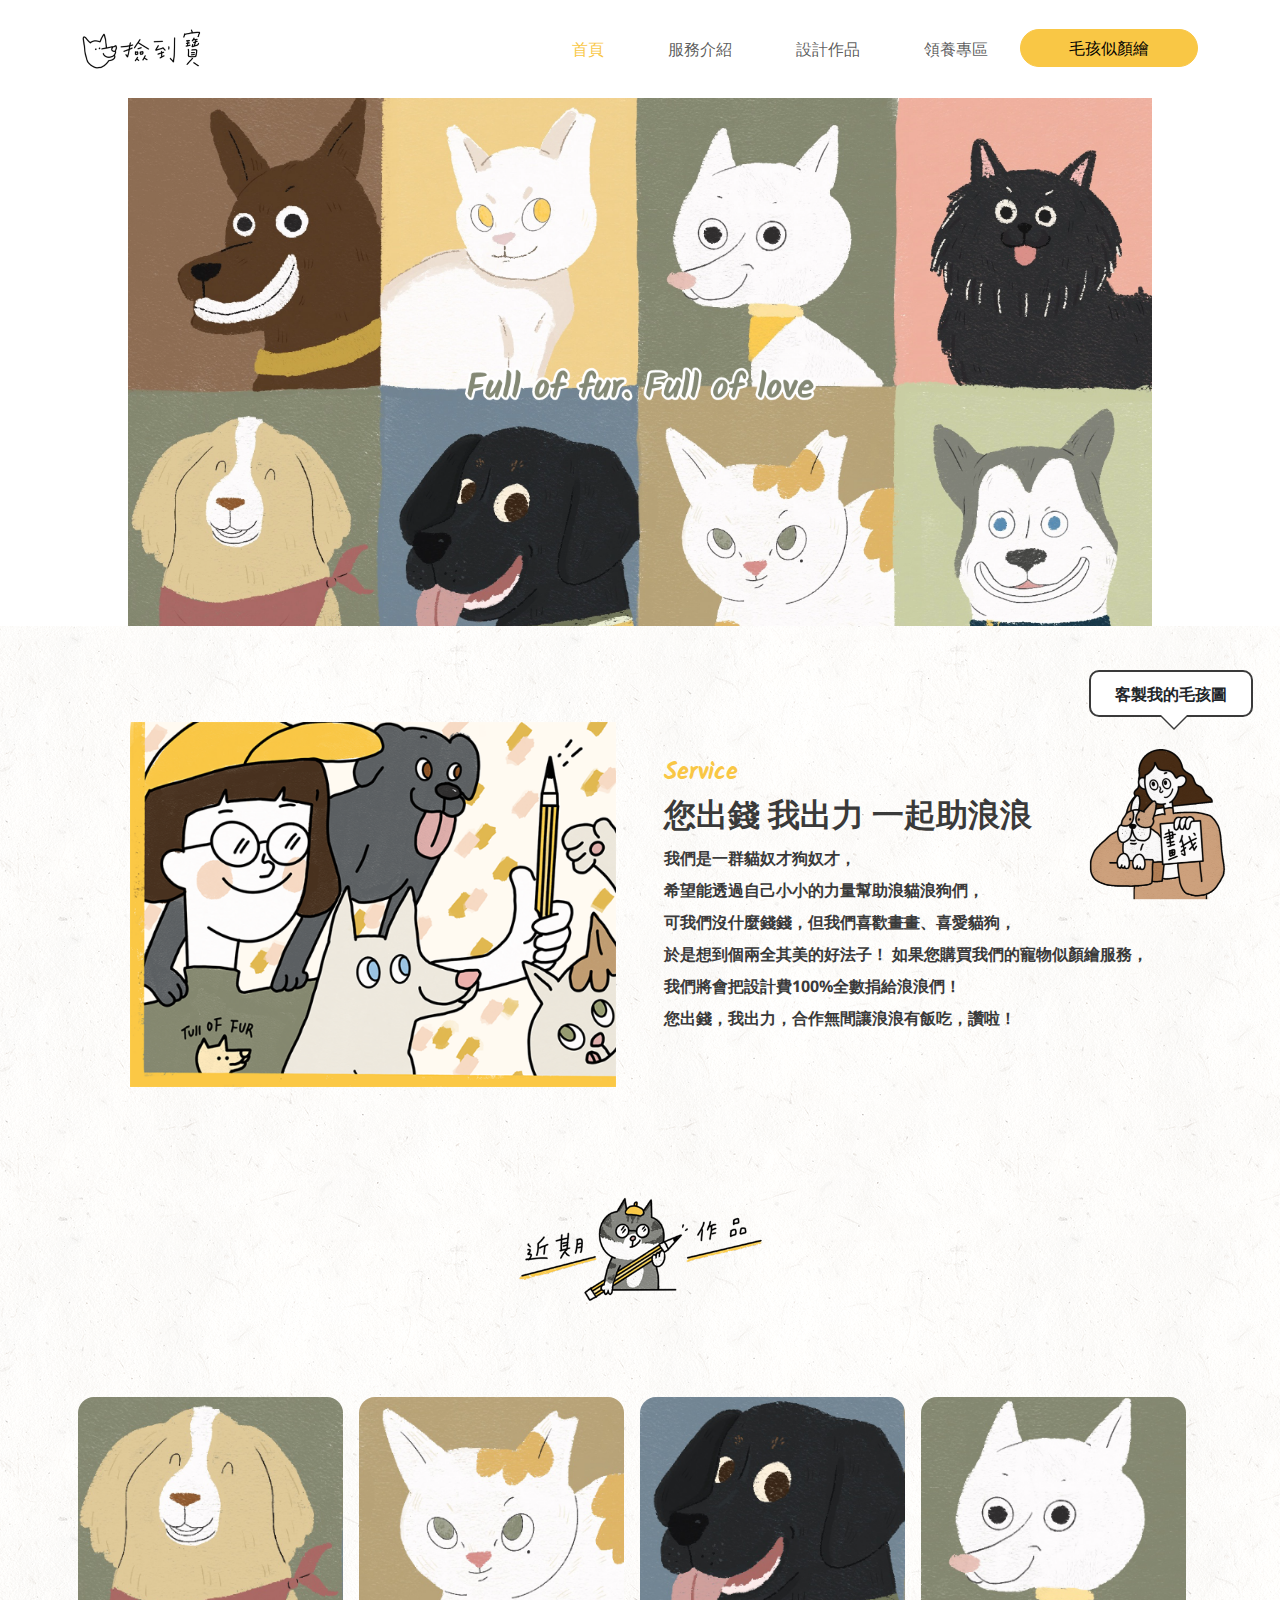
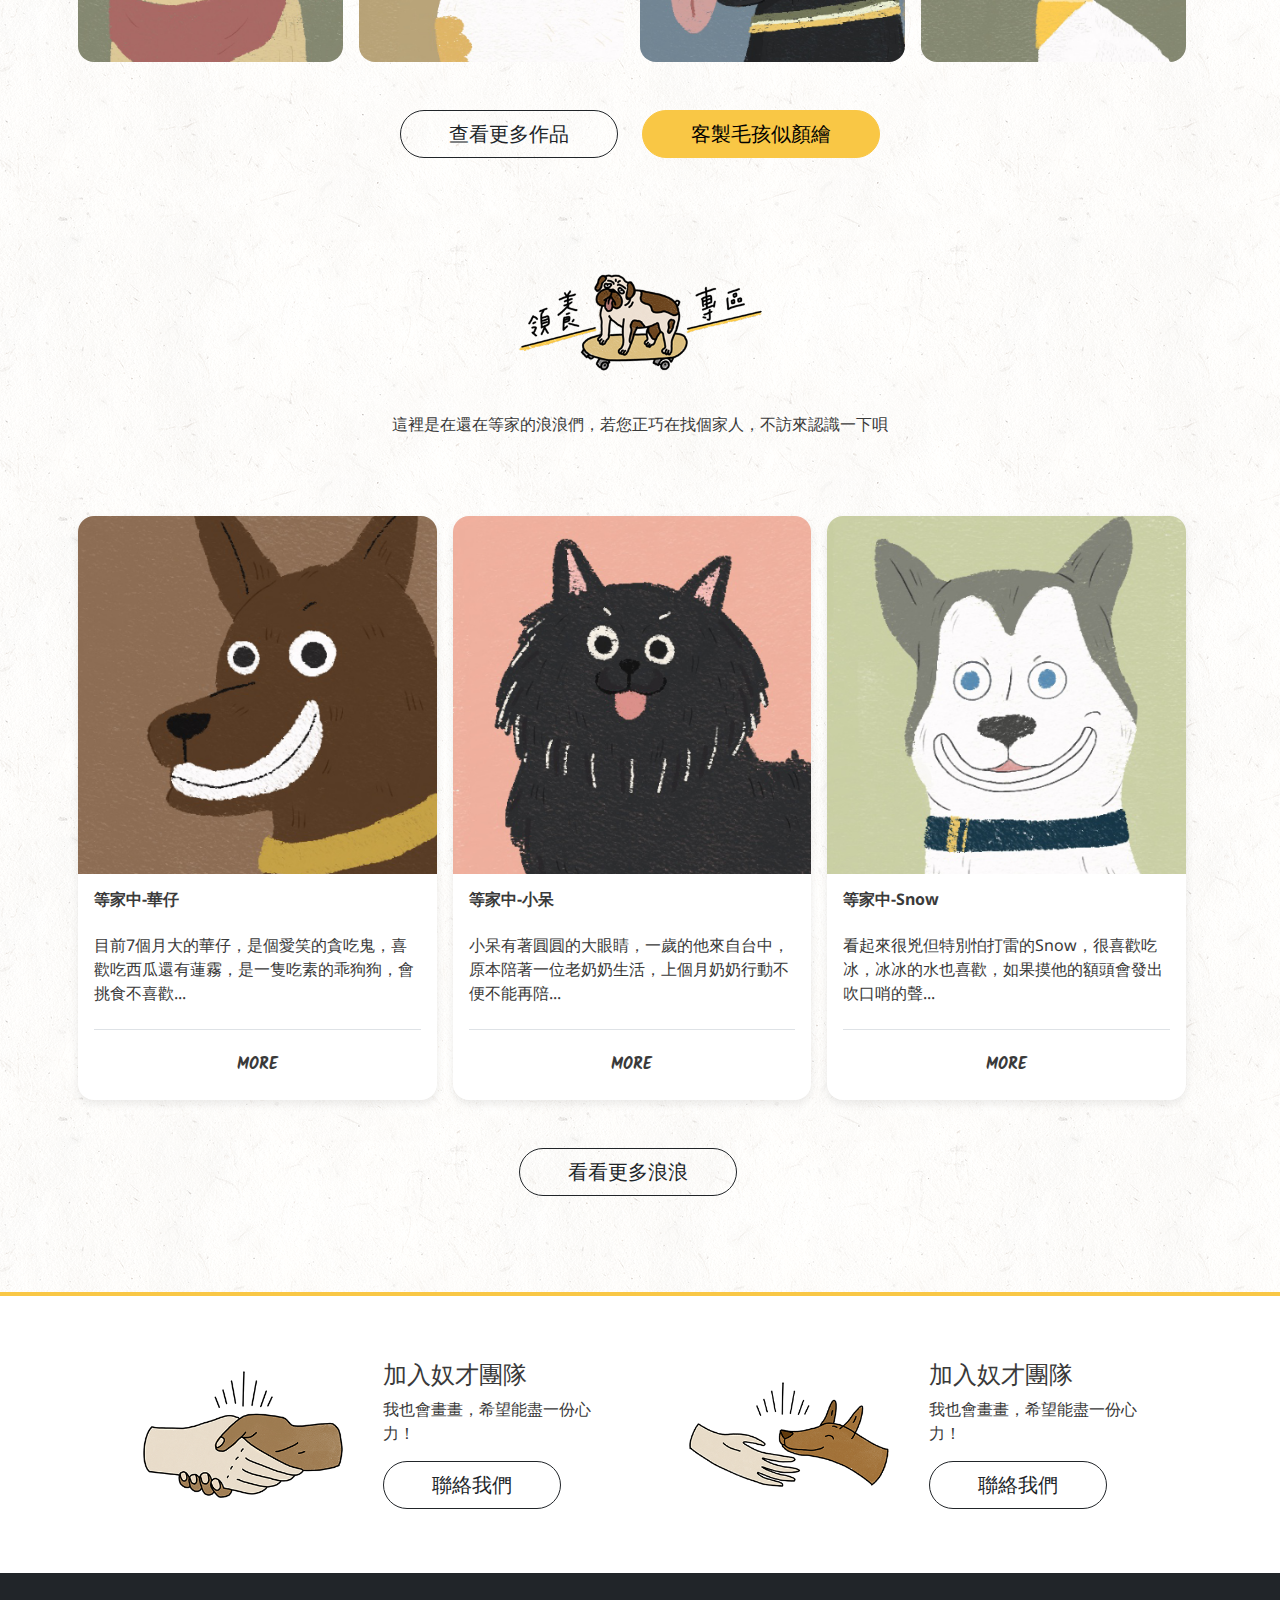
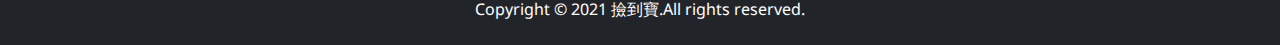
<file: index.html>
<!DOCTYPE html>
<html lang="en">
<head>
  <meta charset="UTF-8">
  <meta name="viewport" content="width=device-width, initial-scale=1.0">
  <title>撿到寶</title>
  <link rel="stylesheet" href="./css/all.css">
  <link rel="stylesheet" href="https://cdn.jsdelivr.net/npm/bootstrap-icons@1.10.5/font/bootstrap-icons.css">  
  <link rel="preconnect" href="https://fonts.googleapis.com">
  <link rel="preconnect" href="https://fonts.gstatic.com" crossorigin>
  <link href="https://fonts.googleapis.com/css2?family=Kalam&family=Noto+Sans:wght@400;700&display=swap" rel="stylesheet">
  <!-- <script src="https://unpkg.com/vue@3/dist/vue.global.js"></script> -->
</head>
<body>
  
  <nav class="navbar navbar-expand-lg bg-body-white py-4 border-bottom border-primary border-2 border-bottom-lg-0">
    <div class="container">
      <a class="navbar-brand" href="./index.html"><img src="./image/logo.png" alt=""></a>
      <button class="navbar-toggler border-0" type="button" data-bs-toggle="collapse" data-bs-target="#navbarSupportedContent" aria-controls="navbarSupportedContent" aria-expanded="false" aria-label="Toggle navigation">
        <span class="navbar-toggler-icon"></span>
      </button>
      <div class="collapse navbar-collapse" id="navbarSupportedContent">
        <ul class="navbar-nav ms-auto mb-2 mb-lg-0">
          <li class="nav-item px-4">
            <a class="nav-link active" aria-current="page" href="./index.html">首頁</a>
          </li>
          <li class="nav-item px-4">
            <a class="nav-link" href="./introduce.html">服務介紹</a>
          </li>  
          <li class="nav-item px-4">
            <a class="nav-link" href="./portfolio.html">設計作品</a>
          </li>        
          <li class="nav-item px-4">
            <a class="nav-link" href="./adoptive.html">領養專區</a>
          </li>
          <li class="nav-item">
            <a class="btn btn-primary rounded-pill px-5" href="./orderForm.html">毛孩似顏繪</a>
          </li>
        </ul>
      </div>
    </div>
  </nav>
  <header class="header container-fluid px-4 py-3">    
  </header>
  <a href="./orderForm.html" class="btn-overlay fixed-bottom d-none d-lg-flex flex-column link-offset-2 link-underline link-underline-opacity-0 link-dark fw-bold" style="left: 85%;">
    <div class="mwt_border" style="left: -15%;">
      <span class="arrow_b_int"></span>
      <span class="arrow_b_out"></span>
      客製我的毛孩圖
    </div>
    <div>
      <img src="./image/btn2.png" alt="">
      <img class="overlay" src="./image/btn.png" alt="">
    </div>      
  </a>
  <div class="pb-5" style="background-image: url(./image/lightpaperfibers.png);">
    <div class="container">    
      <div class="row row-cols-1 row-cols-lg-2 g-lg-5 flex-row-reverse align-items-center p-4 p-lg-5">
        <div class="col text-center text-lg-start">
          <div class="fm-kalam fw-bold h4 text-primary">Service</div>
          <h2 class="fw-bold">您出錢 我出力 <br class="d-lg-none">一起助浪浪</h2>
          <p class="mt-4 mt-lg-2 text-start lh-lg fw-bold">我們是一群貓奴才狗奴才，<br> 希望能透過自己小小的力量幫助浪貓浪狗們，<br> 可我們沒什麼錢錢，但我們喜歡畫畫、喜愛貓狗，<br> 於是想到個兩全其美的好法子！ 如果您購買我們的寵物似顏繪服務，<br> 我們將會把設計費100%全數捐給浪浪們！<br> 您出錢，我出力，合作無間讓浪浪有飯吃，讚啦！</p>
        </div>
        <div class="col">
          <img src="./image/home01.png" alt="" class="img-fluid">
        </div>
      </div>

      <div class="row flex-column pb-4 pb-lg-5">
        <div class="col d-flex justify-content-center p-4 p-lg-5"><img class="img-fluid" src="./image/title01.png" alt=""></div>
        <div class="col row row-cols-2 row-cols-lg-4 g-3 pb-4 pb-lg-5">
          <div class="col img-overlay">
            <img src="./image/dog05.png" class="image img-fluid rounded-4" alt="">
            <div class="overlay">
              <div class="fm-kalam text-white">designer</div>
              <div class="fm-kalam text-white fw-bold fs-4">Meili</div>
            </div>
          </div>
          <div class="col img-overlay">
            <img src="./image/dog07.png" class="image img-fluid rounded-4" alt="">
            <div class="overlay">
              <div class="fm-kalam text-white">designer</div>
              <div class="fm-kalam text-white fw-bold fs-4">Meili</div>
            </div>
          </div>
          <div class="col img-overlay">
            <img src="./image/dog06.png" class="image img-fluid rounded-4" alt="">
            <div class="overlay">
              <div class="fm-kalam text-white">designer</div>
              <div class="fm-kalam text-white fw-bold fs-4">Meili</div>
            </div>
          </div>
          <div class="col img-overlay">
            <img src="./image/Michael.png" class="image img-fluid rounded-4" alt="">
            <div class="overlay">
              <div class="fm-kalam text-white">designer</div>
              <div class="fm-kalam text-white fw-bold fs-4">Meili</div>
            </div>
          </div>
        </div>
        <div class="col d-flex justify-content-center">
          <a class="btn btn-outline-dark px-5 py-2 rounded-pill me-4 fs-5">查看更多作品</a>
          <a class="btn btn-primary px-5 py-2 rounded-pill d-none d-lg-block fs-5" href="./orderForm.html">客製毛孩似顏繪</a>
        </div>
      </div>

      <div class="row flex-column pb-d pb-lg-5">
        <div class="col d-flex justify-content-center pt-4 pb-3 pt-lg-5 pb-lg-4 "><img class="img-fluid" src="./image/title02.png" alt=""></div>
        <div class="col text-center pb-4 pb-lg-5">這裡是在還在等家的浪浪們，若您正巧在找個家人，不訪來認識一下唄</div>
        <div class="col row row-cols-1 row-cols-lg-3 g-3 pb-4 pb-lg-5">
          <div class="col">
            <div class="card card-overlay rounded-4 border-0">
              <img src="./image/dog01.png" class="card-img-top rounded-4 rounded-bottom-0" alt="...">
              <img src="./image/dog01-hover-1.png" class="card-img-top rounded-4 rounded-bottom-0 overlay" alt="...">
              <div class="card-body">
                <h5 class="card-title fw-bold fs-6">等家中-華仔</h5>
                <p class="card-text border-bottom pb-4 pt-3">目前7個月大的華仔，是個愛笑的貪吃鬼，喜歡吃西瓜還有蓮霧，是一隻吃素的乖狗狗，會挑食不喜歡...</p>
                <a href="#" class="card-link fm-kalam fw-bold btn d-block text-center">MORE</a>
              </div>
            </div>
          </div>
          <div class="col">
            <div class="card card-overlay rounded-4 border-0">
              <img src="./image/04.png" class="card-img-top rounded-4 rounded-bottom-0" alt="...">
              <img src="./image/dog01-hover.png" class="card-img-top rounded-4 rounded-bottom-0 overlay" alt="...">
              <div class="card-body">
                <h5 class="card-title fw-bold fs-6">等家中-小呆</h5>
                <p class="card-text border-bottom pb-4 pt-3">小呆有著圓圓的大眼睛，一歲的他來自台中，原本陪著一位老奶奶生活，上個月奶奶行動不便不能再陪...</p>
                <a href="#" class="card-link fm-kalam fw-bold btn d-block text-center">MORE</a>
              </div>
            </div>
          </div>
          <div class="col">
            <div class="card card-overlay rounded-4 border-0">
              <img src="./image/08.png" class="card-img-top rounded-4 rounded-bottom-0" alt="...">
              <img src="./image/dog01-hover-2.png" class="card-img-top rounded-4 rounded-bottom-0 overlay" alt="...">
              <div class="card-body">
                <h5 class="card-title fw-bold fs-6">等家中-Snow</h5>
                <p class="card-text border-bottom pb-4 pt-3">看起來很兇但特別怕打雷的Snow，很喜歡吃冰，冰冰的水也喜歡，如果摸他的額頭會發出吹口哨的聲...</p>
                <a href="#" class="card-link fm-kalam fw-bold btn d-block text-center">MORE</a>
              </div>
            </div>
          </div>
        </div>
        <div class="col d-flex justify-content-center">
          <button class="btn btn-outline-dark px-5 py-2 rounded-pill me-4 fs-5">看看更多浪浪</button>
        </div>
      </div>
    </div>
  </div>

  <div class="border-top border-primary border-4">
    <div class="container p-5">
      <div class="row row-cols-1 row-cols-lg-2 g-5">
        <div class="col">
          <div class="card flex-lg-row border-0 align-items-center">
            <div class="col-lg-6 col-8 d-flex justify-content-center align-items-center"><img src="./image/link01.png" class="img-fluid" alt="..."></div>
            <div class="card-body text-center text-lg-start">
              <h5 class="card-title fs-4">加入奴才團隊</h5>
              <p class="card-text">我也會畫畫，希望能盡一份心力！</p>
              <button class="btn btn-outline-dark px-5 py-2 rounded-pill me-4 fs-5">聯絡我們</button>
            </div>
          </div>
        </div>
        <div class="col">
          <div class="card flex-lg-row border-0 align-items-center">
            <div class="col-lg-6 col-8 d-flex justify-content-center align-items-center"><img src="./image/link02.png" class="img-fluid" alt="..."></div>
            <div class="card-body text-center text-lg-start">
              <h5 class="card-title fs-4">加入奴才團隊</h5>
              <p class="card-text">我也會畫畫，希望能盡一份心力！</p>
              <button class="btn btn-outline-dark px-5 py-2 rounded-pill me-4 fs-5">聯絡我們</button>
            </div>
          </div>
        </div>
      </div>
    </div>
  </div>

  <footer class="bg-dark text-white text-center py-4">Copyright © 2021 撿到寶.All rights reserved.</footer>
</body>
</html>
<script src="https://cdn.jsdelivr.net/npm/@popperjs/core@2.11.8/dist/umd/popper.min.js" integrity="sha384-I7E8VVD/ismYTF4hNIPjVp/Zjvgyol6VFvRkX/vR+Vc4jQkC+hVqc2pM8ODewa9r" crossorigin="anonymous"></script>
<script src="https://cdn.jsdelivr.net/npm/bootstrap@5.3.0/dist/js/bootstrap.min.js" integrity="sha384-fbbOQedDUMZZ5KreZpsbe1LCZPVmfTnH7ois6mU1QK+m14rQ1l2bGBq41eYeM/fS" crossorigin="anonymous"></script>

<style>
  body{    
    font-family: 'Noto Sans', sans-serif;
  }
  .fm-kalam{
    font-family: 'Kalam', cursive;
  }
  .btn-outline-dark{
    --bs-btn-hover-color: #212529;
    --bs-btn-hover-bg: var(--bs-primary);
    --bs-btn-hover-border-color: var(--bs-primary);
  }
</style>
</file>
<file: css/all.css>
:root,[data-bs-theme=light]{--bs-blue: #0d6efd;--bs-indigo: #6610f2;--bs-purple: #6f42c1;--bs-pink: #d63384;--bs-red: #dc3545;--bs-orange: #fd7e14;--bs-yellow: #ffc107;--bs-green: #198754;--bs-teal: #20c997;--bs-cyan: #0dcaf0;--bs-black: #000;--bs-white: #fff;--bs-gray: #6c757d;--bs-gray-dark: #343a40;--bs-gray-100: #f8f9fa;--bs-gray-200: #e9ecef;--bs-gray-300: #dee2e6;--bs-gray-400: #ced4da;--bs-gray-500: #adb5bd;--bs-gray-600: #6c757d;--bs-gray-700: #495057;--bs-gray-800: #343a40;--bs-gray-900: #212529;--bs-primary: #F9C745;--bs-secondary: #6c757d;--bs-success: #198754;--bs-info: #0dcaf0;--bs-warning: #ffc107;--bs-danger: #dc3545;--bs-light: #f8f9fa;--bs-dark: #212529;--bs-primary-rgb: 249, 199, 69;--bs-secondary-rgb: 108, 117, 125;--bs-success-rgb: 25, 135, 84;--bs-info-rgb: 13, 202, 240;--bs-warning-rgb: 255, 193, 7;--bs-danger-rgb: 220, 53, 69;--bs-light-rgb: 248, 249, 250;--bs-dark-rgb: 33, 37, 41;--bs-primary-text-emphasis: #64501c;--bs-secondary-text-emphasis: #2b2f32;--bs-success-text-emphasis: #0a3622;--bs-info-text-emphasis: #055160;--bs-warning-text-emphasis: #664d03;--bs-danger-text-emphasis: #58151c;--bs-light-text-emphasis: #495057;--bs-dark-text-emphasis: #495057;--bs-primary-bg-subtle: #fef4da;--bs-secondary-bg-subtle: #e2e3e5;--bs-success-bg-subtle: #d1e7dd;--bs-info-bg-subtle: #cff4fc;--bs-warning-bg-subtle: #fff3cd;--bs-danger-bg-subtle: #f8d7da;--bs-light-bg-subtle: #fcfcfd;--bs-dark-bg-subtle: #ced4da;--bs-primary-border-subtle: #fde9b5;--bs-secondary-border-subtle: #c4c8cb;--bs-success-border-subtle: #a3cfbb;--bs-info-border-subtle: #9eeaf9;--bs-warning-border-subtle: #ffe69c;--bs-danger-border-subtle: #f1aeb5;--bs-light-border-subtle: #e9ecef;--bs-dark-border-subtle: #adb5bd;--bs-white-rgb: 255, 255, 255;--bs-black-rgb: 0, 0, 0;--bs-font-sans-serif: system-ui, -apple-system, "Segoe UI", Roboto, "Helvetica Neue", "Noto Sans", "Liberation Sans", Arial, sans-serif, "Apple Color Emoji", "Segoe UI Emoji", "Segoe UI Symbol", "Noto Color Emoji";--bs-font-monospace: SFMono-Regular, Menlo, Monaco, Consolas, "Liberation Mono", "Courier New", monospace;--bs-gradient: linear-gradient(180deg, rgba(255, 255, 255, 0.15), rgba(255, 255, 255, 0));--bs-body-font-family: var(--bs-font-sans-serif);--bs-body-font-size:1rem;--bs-body-font-weight: 400;--bs-body-line-height: 1.5;--bs-body-color: #3a3a3a;--bs-body-color-rgb: 58, 58, 58;--bs-body-bg: #fff;--bs-body-bg-rgb: 255, 255, 255;--bs-emphasis-color: #000;--bs-emphasis-color-rgb: 0, 0, 0;--bs-secondary-color: rgba(58, 58, 58, 0.75);--bs-secondary-color-rgb: 58, 58, 58;--bs-secondary-bg: #e9ecef;--bs-secondary-bg-rgb: 233, 236, 239;--bs-tertiary-color: rgba(58, 58, 58, 0.5);--bs-tertiary-color-rgb: 58, 58, 58;--bs-tertiary-bg: #f8f9fa;--bs-tertiary-bg-rgb: 248, 249, 250;--bs-heading-color: inherit;--bs-link-color: #F9C745;--bs-link-color-rgb: 249, 199, 69;--bs-link-decoration: underline;--bs-link-hover-color: #c79f37;--bs-link-hover-color-rgb: 199, 159, 55;--bs-code-color: #d63384;--bs-highlight-bg: #fff3cd;--bs-border-width: 1px;--bs-border-style: solid;--bs-border-color: #dee2e6;--bs-border-color-translucent: rgba(0, 0, 0, 0.175);--bs-border-radius: 0.375rem;--bs-border-radius-sm: 0.25rem;--bs-border-radius-lg: 0.5rem;--bs-border-radius-xl: 1rem;--bs-border-radius-xxl: 2rem;--bs-border-radius-2xl: var(--bs-border-radius-xxl);--bs-border-radius-pill: 50rem;--bs-box-shadow: 0 0.5rem 1rem rgba(0, 0, 0, 0.15);--bs-box-shadow-sm: 0 0.125rem 0.25rem rgba(0, 0, 0, 0.075);--bs-box-shadow-lg: 0 1rem 3rem rgba(0, 0, 0, 0.175);--bs-box-shadow-inset: inset 0 1px 2px rgba(0, 0, 0, 0.075);--bs-focus-ring-width: 0.25rem;--bs-focus-ring-opacity: 0.25;--bs-focus-ring-color: rgba(249, 199, 69, 0.25);--bs-form-valid-color: #198754;--bs-form-valid-border-color: #198754;--bs-form-invalid-color: #dc3545;--bs-form-invalid-border-color: #dc3545}[data-bs-theme=dark]{color-scheme:dark;--bs-body-color: #adb5bd;--bs-body-color-rgb: 173, 181, 189;--bs-body-bg: #212529;--bs-body-bg-rgb: 33, 37, 41;--bs-emphasis-color: #fff;--bs-emphasis-color-rgb: 255, 255, 255;--bs-secondary-color: rgba(173, 181, 189, 0.75);--bs-secondary-color-rgb: 173, 181, 189;--bs-secondary-bg: #343a40;--bs-secondary-bg-rgb: 52, 58, 64;--bs-tertiary-color: rgba(173, 181, 189, 0.5);--bs-tertiary-color-rgb: 173, 181, 189;--bs-tertiary-bg: #2b3035;--bs-tertiary-bg-rgb: 43, 48, 53;--bs-primary-text-emphasis: #fbdd8f;--bs-secondary-text-emphasis: #a7acb1;--bs-success-text-emphasis: #75b798;--bs-info-text-emphasis: #6edff6;--bs-warning-text-emphasis: #ffda6a;--bs-danger-text-emphasis: #ea868f;--bs-light-text-emphasis: #f8f9fa;--bs-dark-text-emphasis: #dee2e6;--bs-primary-bg-subtle: #32280e;--bs-secondary-bg-subtle: #161719;--bs-success-bg-subtle: #051b11;--bs-info-bg-subtle: #032830;--bs-warning-bg-subtle: #332701;--bs-danger-bg-subtle: #2c0b0e;--bs-light-bg-subtle: #343a40;--bs-dark-bg-subtle: #1a1d20;--bs-primary-border-subtle: #957729;--bs-secondary-border-subtle: #41464b;--bs-success-border-subtle: #0f5132;--bs-info-border-subtle: #087990;--bs-warning-border-subtle: #997404;--bs-danger-border-subtle: #842029;--bs-light-border-subtle: #495057;--bs-dark-border-subtle: #343a40;--bs-heading-color: inherit;--bs-link-color: #fbdd8f;--bs-link-hover-color: #fce4a5;--bs-link-color-rgb: 251, 221, 143;--bs-link-hover-color-rgb: 252, 228, 165;--bs-code-color: #e685b5;--bs-border-color: #495057;--bs-border-color-translucent: rgba(255, 255, 255, 0.15);--bs-form-valid-color: #75b798;--bs-form-valid-border-color: #75b798;--bs-form-invalid-color: #ea868f;--bs-form-invalid-border-color: #ea868f}*,*::before,*::after{box-sizing:border-box}@media(prefers-reduced-motion: no-preference){:root{scroll-behavior:smooth}}body{margin:0;font-family:var(--bs-body-font-family);font-size:var(--bs-body-font-size);font-weight:var(--bs-body-font-weight);line-height:var(--bs-body-line-height);color:var(--bs-body-color);text-align:var(--bs-body-text-align);background-color:var(--bs-body-bg);-webkit-text-size-adjust:100%;-webkit-tap-highlight-color:rgba(0,0,0,0)}hr{margin:1rem 0;color:inherit;border:0;border-top:var(--bs-border-width) solid;opacity:.25}h6,.h6,h5,.h5,h4,.h4,h3,.h3,h2,.h2,h1,.h1{margin-top:0;margin-bottom:.5rem;font-weight:500;line-height:1.2;color:var(--bs-heading-color)}h1,.h1{font-size:calc(1.375rem + 1.5vw)}@media(min-width: 1200px){h1,.h1{font-size:2.5rem}}h2,.h2{font-size:calc(1.325rem + 0.9vw)}@media(min-width: 1200px){h2,.h2{font-size:2rem}}h3,.h3{font-size:calc(1.3rem + 0.6vw)}@media(min-width: 1200px){h3,.h3{font-size:1.75rem}}h4,.h4{font-size:calc(1.275rem + 0.3vw)}@media(min-width: 1200px){h4,.h4{font-size:1.5rem}}h5,.h5{font-size:1.25rem}h6,.h6{font-size:1rem}p{margin-top:0;margin-bottom:1rem}abbr[title]{-webkit-text-decoration:underline dotted;text-decoration:underline dotted;cursor:help;-webkit-text-decoration-skip-ink:none;text-decoration-skip-ink:none}address{margin-bottom:1rem;font-style:normal;line-height:inherit}ol,ul{padding-left:2rem}ol,ul,dl{margin-top:0;margin-bottom:1rem}ol ol,ul ul,ol ul,ul ol{margin-bottom:0}dt{font-weight:700}dd{margin-bottom:.5rem;margin-left:0}blockquote{margin:0 0 1rem}b,strong{font-weight:bolder}small,.small{font-size:0.875em}mark,.mark{padding:.1875em;background-color:var(--bs-highlight-bg)}sub,sup{position:relative;font-size:0.75em;line-height:0;vertical-align:baseline}sub{bottom:-0.25em}sup{top:-0.5em}a{color:rgba(var(--bs-link-color-rgb), var(--bs-link-opacity, 1));text-decoration:underline}a:hover{--bs-link-color-rgb: var(--bs-link-hover-color-rgb)}a:not([href]):not([class]),a:not([href]):not([class]):hover{color:inherit;text-decoration:none}pre,code,kbd,samp{font-family:var(--bs-font-monospace);font-size:1em}pre{display:block;margin-top:0;margin-bottom:1rem;overflow:auto;font-size:0.875em}pre code{font-size:inherit;color:inherit;word-break:normal}code{font-size:0.875em;color:var(--bs-code-color);word-wrap:break-word}a>code{color:inherit}kbd{padding:.1875rem .375rem;font-size:0.875em;color:var(--bs-body-bg);background-color:var(--bs-body-color);border-radius:.25rem}kbd kbd{padding:0;font-size:1em}figure{margin:0 0 1rem}img,svg{vertical-align:middle}table{caption-side:bottom;border-collapse:collapse}caption{padding-top:.5rem;padding-bottom:.5rem;color:var(--bs-secondary-color);text-align:left}th{text-align:inherit;text-align:-webkit-match-parent}thead,tbody,tfoot,tr,td,th{border-color:inherit;border-style:solid;border-width:0}label{display:inline-block}button{border-radius:0}button:focus:not(:focus-visible){outline:0}input,button,select,optgroup,textarea{margin:0;font-family:inherit;font-size:inherit;line-height:inherit}button,select{text-transform:none}[role=button]{cursor:pointer}select{word-wrap:normal}select:disabled{opacity:1}[list]:not([type=date]):not([type=datetime-local]):not([type=month]):not([type=week]):not([type=time])::-webkit-calendar-picker-indicator{display:none !important}button,[type=button],[type=reset],[type=submit]{-webkit-appearance:button}button:not(:disabled),[type=button]:not(:disabled),[type=reset]:not(:disabled),[type=submit]:not(:disabled){cursor:pointer}::-moz-focus-inner{padding:0;border-style:none}textarea{resize:vertical}fieldset{min-width:0;padding:0;margin:0;border:0}legend{float:left;width:100%;padding:0;margin-bottom:.5rem;font-size:calc(1.275rem + 0.3vw);line-height:inherit}@media(min-width: 1200px){legend{font-size:1.5rem}}legend+*{clear:left}::-webkit-datetime-edit-fields-wrapper,::-webkit-datetime-edit-text,::-webkit-datetime-edit-minute,::-webkit-datetime-edit-hour-field,::-webkit-datetime-edit-day-field,::-webkit-datetime-edit-month-field,::-webkit-datetime-edit-year-field{padding:0}::-webkit-inner-spin-button{height:auto}[type=search]{outline-offset:-2px;-webkit-appearance:textfield}::-webkit-search-decoration{-webkit-appearance:none}::-webkit-color-swatch-wrapper{padding:0}::file-selector-button{font:inherit;-webkit-appearance:button}output{display:inline-block}iframe{border:0}summary{display:list-item;cursor:pointer}progress{vertical-align:baseline}[hidden]{display:none !important}.lead{font-size:1.25rem;font-weight:300}.display-1{font-size:calc(1.625rem + 4.5vw);font-weight:300;line-height:1.2}@media(min-width: 1200px){.display-1{font-size:5rem}}.display-2{font-size:calc(1.575rem + 3.9vw);font-weight:300;line-height:1.2}@media(min-width: 1200px){.display-2{font-size:4.5rem}}.display-3{font-size:calc(1.525rem + 3.3vw);font-weight:300;line-height:1.2}@media(min-width: 1200px){.display-3{font-size:4rem}}.display-4{font-size:calc(1.475rem + 2.7vw);font-weight:300;line-height:1.2}@media(min-width: 1200px){.display-4{font-size:3.5rem}}.display-5{font-size:calc(1.425rem + 2.1vw);font-weight:300;line-height:1.2}@media(min-width: 1200px){.display-5{font-size:3rem}}.display-6{font-size:calc(1.375rem + 1.5vw);font-weight:300;line-height:1.2}@media(min-width: 1200px){.display-6{font-size:2.5rem}}.list-unstyled{padding-left:0;list-style:none}.list-inline{padding-left:0;list-style:none}.list-inline-item{display:inline-block}.list-inline-item:not(:last-child){margin-right:.5rem}.initialism{font-size:0.875em;text-transform:uppercase}.blockquote{margin-bottom:1rem;font-size:1.25rem}.blockquote>:last-child{margin-bottom:0}.blockquote-footer{margin-top:-1rem;margin-bottom:1rem;font-size:0.875em;color:#6c757d}.blockquote-footer::before{content:"— "}.img-fluid{max-width:100%;height:auto}.img-thumbnail{padding:.25rem;background-color:var(--bs-body-bg);border:var(--bs-border-width) solid var(--bs-border-color);border-radius:var(--bs-border-radius);max-width:100%;height:auto}.figure{display:inline-block}.figure-img{margin-bottom:.5rem;line-height:1}.figure-caption{font-size:0.875em;color:var(--bs-secondary-color)}.container,.container-fluid,.container-xxl,.container-xl,.container-lg,.container-md,.container-sm{--bs-gutter-x: 1.5rem;--bs-gutter-y: 0;width:100%;padding-right:calc(var(--bs-gutter-x)*.5);padding-left:calc(var(--bs-gutter-x)*.5);margin-right:auto;margin-left:auto}@media(min-width: 576px){.container-sm,.container{max-width:540px}}@media(min-width: 768px){.container-md,.container-sm,.container{max-width:720px}}@media(min-width: 992px){.container-lg,.container-md,.container-sm,.container{max-width:960px}}@media(min-width: 1200px){.container-xl,.container-lg,.container-md,.container-sm,.container{max-width:1140px}}@media(min-width: 1400px){.container-xxl,.container-xl,.container-lg,.container-md,.container-sm,.container{max-width:1320px}}:root{--bs-breakpoint-xs: 0;--bs-breakpoint-sm: 576px;--bs-breakpoint-md: 768px;--bs-breakpoint-lg: 992px;--bs-breakpoint-xl: 1200px;--bs-breakpoint-xxl: 1400px}.row{--bs-gutter-x: 1.5rem;--bs-gutter-y: 0;display:flex;flex-wrap:wrap;margin-top:calc(-1*var(--bs-gutter-y));margin-right:calc(-0.5*var(--bs-gutter-x));margin-left:calc(-0.5*var(--bs-gutter-x))}.row>*{flex-shrink:0;width:100%;max-width:100%;padding-right:calc(var(--bs-gutter-x)*.5);padding-left:calc(var(--bs-gutter-x)*.5);margin-top:var(--bs-gutter-y)}.col{flex:1 0 0%}.row-cols-auto>*{flex:0 0 auto;width:auto}.row-cols-1>*{flex:0 0 auto;width:100%}.row-cols-2>*{flex:0 0 auto;width:50%}.row-cols-3>*{flex:0 0 auto;width:33.3333333333%}.row-cols-4>*{flex:0 0 auto;width:25%}.row-cols-5>*{flex:0 0 auto;width:20%}.row-cols-6>*{flex:0 0 auto;width:16.6666666667%}.col-auto{flex:0 0 auto;width:auto}.col-1{flex:0 0 auto;width:8.33333333%}.col-2{flex:0 0 auto;width:16.66666667%}.col-3{flex:0 0 auto;width:25%}.col-4{flex:0 0 auto;width:33.33333333%}.col-5{flex:0 0 auto;width:41.66666667%}.col-6{flex:0 0 auto;width:50%}.col-7{flex:0 0 auto;width:58.33333333%}.col-8{flex:0 0 auto;width:66.66666667%}.col-9{flex:0 0 auto;width:75%}.col-10{flex:0 0 auto;width:83.33333333%}.col-11{flex:0 0 auto;width:91.66666667%}.col-12{flex:0 0 auto;width:100%}.offset-1{margin-left:8.33333333%}.offset-2{margin-left:16.66666667%}.offset-3{margin-left:25%}.offset-4{margin-left:33.33333333%}.offset-5{margin-left:41.66666667%}.offset-6{margin-left:50%}.offset-7{margin-left:58.33333333%}.offset-8{margin-left:66.66666667%}.offset-9{margin-left:75%}.offset-10{margin-left:83.33333333%}.offset-11{margin-left:91.66666667%}.g-0,.gx-0{--bs-gutter-x: 0}.g-0,.gy-0{--bs-gutter-y: 0}.g-1,.gx-1{--bs-gutter-x: 0.25rem}.g-1,.gy-1{--bs-gutter-y: 0.25rem}.g-2,.gx-2{--bs-gutter-x: 0.5rem}.g-2,.gy-2{--bs-gutter-y: 0.5rem}.g-3,.gx-3{--bs-gutter-x: 1rem}.g-3,.gy-3{--bs-gutter-y: 1rem}.g-4,.gx-4{--bs-gutter-x: 1.5rem}.g-4,.gy-4{--bs-gutter-y: 1.5rem}.g-5,.gx-5{--bs-gutter-x: 3rem}.g-5,.gy-5{--bs-gutter-y: 3rem}@media(min-width: 576px){.col-sm{flex:1 0 0%}.row-cols-sm-auto>*{flex:0 0 auto;width:auto}.row-cols-sm-1>*{flex:0 0 auto;width:100%}.row-cols-sm-2>*{flex:0 0 auto;width:50%}.row-cols-sm-3>*{flex:0 0 auto;width:33.3333333333%}.row-cols-sm-4>*{flex:0 0 auto;width:25%}.row-cols-sm-5>*{flex:0 0 auto;width:20%}.row-cols-sm-6>*{flex:0 0 auto;width:16.6666666667%}.col-sm-auto{flex:0 0 auto;width:auto}.col-sm-1{flex:0 0 auto;width:8.33333333%}.col-sm-2{flex:0 0 auto;width:16.66666667%}.col-sm-3{flex:0 0 auto;width:25%}.col-sm-4{flex:0 0 auto;width:33.33333333%}.col-sm-5{flex:0 0 auto;width:41.66666667%}.col-sm-6{flex:0 0 auto;width:50%}.col-sm-7{flex:0 0 auto;width:58.33333333%}.col-sm-8{flex:0 0 auto;width:66.66666667%}.col-sm-9{flex:0 0 auto;width:75%}.col-sm-10{flex:0 0 auto;width:83.33333333%}.col-sm-11{flex:0 0 auto;width:91.66666667%}.col-sm-12{flex:0 0 auto;width:100%}.offset-sm-0{margin-left:0}.offset-sm-1{margin-left:8.33333333%}.offset-sm-2{margin-left:16.66666667%}.offset-sm-3{margin-left:25%}.offset-sm-4{margin-left:33.33333333%}.offset-sm-5{margin-left:41.66666667%}.offset-sm-6{margin-left:50%}.offset-sm-7{margin-left:58.33333333%}.offset-sm-8{margin-left:66.66666667%}.offset-sm-9{margin-left:75%}.offset-sm-10{margin-left:83.33333333%}.offset-sm-11{margin-left:91.66666667%}.g-sm-0,.gx-sm-0{--bs-gutter-x: 0}.g-sm-0,.gy-sm-0{--bs-gutter-y: 0}.g-sm-1,.gx-sm-1{--bs-gutter-x: 0.25rem}.g-sm-1,.gy-sm-1{--bs-gutter-y: 0.25rem}.g-sm-2,.gx-sm-2{--bs-gutter-x: 0.5rem}.g-sm-2,.gy-sm-2{--bs-gutter-y: 0.5rem}.g-sm-3,.gx-sm-3{--bs-gutter-x: 1rem}.g-sm-3,.gy-sm-3{--bs-gutter-y: 1rem}.g-sm-4,.gx-sm-4{--bs-gutter-x: 1.5rem}.g-sm-4,.gy-sm-4{--bs-gutter-y: 1.5rem}.g-sm-5,.gx-sm-5{--bs-gutter-x: 3rem}.g-sm-5,.gy-sm-5{--bs-gutter-y: 3rem}}@media(min-width: 768px){.col-md{flex:1 0 0%}.row-cols-md-auto>*{flex:0 0 auto;width:auto}.row-cols-md-1>*{flex:0 0 auto;width:100%}.row-cols-md-2>*{flex:0 0 auto;width:50%}.row-cols-md-3>*{flex:0 0 auto;width:33.3333333333%}.row-cols-md-4>*{flex:0 0 auto;width:25%}.row-cols-md-5>*{flex:0 0 auto;width:20%}.row-cols-md-6>*{flex:0 0 auto;width:16.6666666667%}.col-md-auto{flex:0 0 auto;width:auto}.col-md-1{flex:0 0 auto;width:8.33333333%}.col-md-2{flex:0 0 auto;width:16.66666667%}.col-md-3{flex:0 0 auto;width:25%}.col-md-4{flex:0 0 auto;width:33.33333333%}.col-md-5{flex:0 0 auto;width:41.66666667%}.col-md-6{flex:0 0 auto;width:50%}.col-md-7{flex:0 0 auto;width:58.33333333%}.col-md-8{flex:0 0 auto;width:66.66666667%}.col-md-9{flex:0 0 auto;width:75%}.col-md-10{flex:0 0 auto;width:83.33333333%}.col-md-11{flex:0 0 auto;width:91.66666667%}.col-md-12{flex:0 0 auto;width:100%}.offset-md-0{margin-left:0}.offset-md-1{margin-left:8.33333333%}.offset-md-2{margin-left:16.66666667%}.offset-md-3{margin-left:25%}.offset-md-4{margin-left:33.33333333%}.offset-md-5{margin-left:41.66666667%}.offset-md-6{margin-left:50%}.offset-md-7{margin-left:58.33333333%}.offset-md-8{margin-left:66.66666667%}.offset-md-9{margin-left:75%}.offset-md-10{margin-left:83.33333333%}.offset-md-11{margin-left:91.66666667%}.g-md-0,.gx-md-0{--bs-gutter-x: 0}.g-md-0,.gy-md-0{--bs-gutter-y: 0}.g-md-1,.gx-md-1{--bs-gutter-x: 0.25rem}.g-md-1,.gy-md-1{--bs-gutter-y: 0.25rem}.g-md-2,.gx-md-2{--bs-gutter-x: 0.5rem}.g-md-2,.gy-md-2{--bs-gutter-y: 0.5rem}.g-md-3,.gx-md-3{--bs-gutter-x: 1rem}.g-md-3,.gy-md-3{--bs-gutter-y: 1rem}.g-md-4,.gx-md-4{--bs-gutter-x: 1.5rem}.g-md-4,.gy-md-4{--bs-gutter-y: 1.5rem}.g-md-5,.gx-md-5{--bs-gutter-x: 3rem}.g-md-5,.gy-md-5{--bs-gutter-y: 3rem}}@media(min-width: 992px){.col-lg{flex:1 0 0%}.row-cols-lg-auto>*{flex:0 0 auto;width:auto}.row-cols-lg-1>*{flex:0 0 auto;width:100%}.row-cols-lg-2>*{flex:0 0 auto;width:50%}.row-cols-lg-3>*{flex:0 0 auto;width:33.3333333333%}.row-cols-lg-4>*{flex:0 0 auto;width:25%}.row-cols-lg-5>*{flex:0 0 auto;width:20%}.row-cols-lg-6>*{flex:0 0 auto;width:16.6666666667%}.col-lg-auto{flex:0 0 auto;width:auto}.col-lg-1{flex:0 0 auto;width:8.33333333%}.col-lg-2{flex:0 0 auto;width:16.66666667%}.col-lg-3{flex:0 0 auto;width:25%}.col-lg-4{flex:0 0 auto;width:33.33333333%}.col-lg-5{flex:0 0 auto;width:41.66666667%}.col-lg-6{flex:0 0 auto;width:50%}.col-lg-7{flex:0 0 auto;width:58.33333333%}.col-lg-8{flex:0 0 auto;width:66.66666667%}.col-lg-9{flex:0 0 auto;width:75%}.col-lg-10{flex:0 0 auto;width:83.33333333%}.col-lg-11{flex:0 0 auto;width:91.66666667%}.col-lg-12{flex:0 0 auto;width:100%}.offset-lg-0{margin-left:0}.offset-lg-1{margin-left:8.33333333%}.offset-lg-2{margin-left:16.66666667%}.offset-lg-3{margin-left:25%}.offset-lg-4{margin-left:33.33333333%}.offset-lg-5{margin-left:41.66666667%}.offset-lg-6{margin-left:50%}.offset-lg-7{margin-left:58.33333333%}.offset-lg-8{margin-left:66.66666667%}.offset-lg-9{margin-left:75%}.offset-lg-10{margin-left:83.33333333%}.offset-lg-11{margin-left:91.66666667%}.g-lg-0,.gx-lg-0{--bs-gutter-x: 0}.g-lg-0,.gy-lg-0{--bs-gutter-y: 0}.g-lg-1,.gx-lg-1{--bs-gutter-x: 0.25rem}.g-lg-1,.gy-lg-1{--bs-gutter-y: 0.25rem}.g-lg-2,.gx-lg-2{--bs-gutter-x: 0.5rem}.g-lg-2,.gy-lg-2{--bs-gutter-y: 0.5rem}.g-lg-3,.gx-lg-3{--bs-gutter-x: 1rem}.g-lg-3,.gy-lg-3{--bs-gutter-y: 1rem}.g-lg-4,.gx-lg-4{--bs-gutter-x: 1.5rem}.g-lg-4,.gy-lg-4{--bs-gutter-y: 1.5rem}.g-lg-5,.gx-lg-5{--bs-gutter-x: 3rem}.g-lg-5,.gy-lg-5{--bs-gutter-y: 3rem}}@media(min-width: 1200px){.col-xl{flex:1 0 0%}.row-cols-xl-auto>*{flex:0 0 auto;width:auto}.row-cols-xl-1>*{flex:0 0 auto;width:100%}.row-cols-xl-2>*{flex:0 0 auto;width:50%}.row-cols-xl-3>*{flex:0 0 auto;width:33.3333333333%}.row-cols-xl-4>*{flex:0 0 auto;width:25%}.row-cols-xl-5>*{flex:0 0 auto;width:20%}.row-cols-xl-6>*{flex:0 0 auto;width:16.6666666667%}.col-xl-auto{flex:0 0 auto;width:auto}.col-xl-1{flex:0 0 auto;width:8.33333333%}.col-xl-2{flex:0 0 auto;width:16.66666667%}.col-xl-3{flex:0 0 auto;width:25%}.col-xl-4{flex:0 0 auto;width:33.33333333%}.col-xl-5{flex:0 0 auto;width:41.66666667%}.col-xl-6{flex:0 0 auto;width:50%}.col-xl-7{flex:0 0 auto;width:58.33333333%}.col-xl-8{flex:0 0 auto;width:66.66666667%}.col-xl-9{flex:0 0 auto;width:75%}.col-xl-10{flex:0 0 auto;width:83.33333333%}.col-xl-11{flex:0 0 auto;width:91.66666667%}.col-xl-12{flex:0 0 auto;width:100%}.offset-xl-0{margin-left:0}.offset-xl-1{margin-left:8.33333333%}.offset-xl-2{margin-left:16.66666667%}.offset-xl-3{margin-left:25%}.offset-xl-4{margin-left:33.33333333%}.offset-xl-5{margin-left:41.66666667%}.offset-xl-6{margin-left:50%}.offset-xl-7{margin-left:58.33333333%}.offset-xl-8{margin-left:66.66666667%}.offset-xl-9{margin-left:75%}.offset-xl-10{margin-left:83.33333333%}.offset-xl-11{margin-left:91.66666667%}.g-xl-0,.gx-xl-0{--bs-gutter-x: 0}.g-xl-0,.gy-xl-0{--bs-gutter-y: 0}.g-xl-1,.gx-xl-1{--bs-gutter-x: 0.25rem}.g-xl-1,.gy-xl-1{--bs-gutter-y: 0.25rem}.g-xl-2,.gx-xl-2{--bs-gutter-x: 0.5rem}.g-xl-2,.gy-xl-2{--bs-gutter-y: 0.5rem}.g-xl-3,.gx-xl-3{--bs-gutter-x: 1rem}.g-xl-3,.gy-xl-3{--bs-gutter-y: 1rem}.g-xl-4,.gx-xl-4{--bs-gutter-x: 1.5rem}.g-xl-4,.gy-xl-4{--bs-gutter-y: 1.5rem}.g-xl-5,.gx-xl-5{--bs-gutter-x: 3rem}.g-xl-5,.gy-xl-5{--bs-gutter-y: 3rem}}@media(min-width: 1400px){.col-xxl{flex:1 0 0%}.row-cols-xxl-auto>*{flex:0 0 auto;width:auto}.row-cols-xxl-1>*{flex:0 0 auto;width:100%}.row-cols-xxl-2>*{flex:0 0 auto;width:50%}.row-cols-xxl-3>*{flex:0 0 auto;width:33.3333333333%}.row-cols-xxl-4>*{flex:0 0 auto;width:25%}.row-cols-xxl-5>*{flex:0 0 auto;width:20%}.row-cols-xxl-6>*{flex:0 0 auto;width:16.6666666667%}.col-xxl-auto{flex:0 0 auto;width:auto}.col-xxl-1{flex:0 0 auto;width:8.33333333%}.col-xxl-2{flex:0 0 auto;width:16.66666667%}.col-xxl-3{flex:0 0 auto;width:25%}.col-xxl-4{flex:0 0 auto;width:33.33333333%}.col-xxl-5{flex:0 0 auto;width:41.66666667%}.col-xxl-6{flex:0 0 auto;width:50%}.col-xxl-7{flex:0 0 auto;width:58.33333333%}.col-xxl-8{flex:0 0 auto;width:66.66666667%}.col-xxl-9{flex:0 0 auto;width:75%}.col-xxl-10{flex:0 0 auto;width:83.33333333%}.col-xxl-11{flex:0 0 auto;width:91.66666667%}.col-xxl-12{flex:0 0 auto;width:100%}.offset-xxl-0{margin-left:0}.offset-xxl-1{margin-left:8.33333333%}.offset-xxl-2{margin-left:16.66666667%}.offset-xxl-3{margin-left:25%}.offset-xxl-4{margin-left:33.33333333%}.offset-xxl-5{margin-left:41.66666667%}.offset-xxl-6{margin-left:50%}.offset-xxl-7{margin-left:58.33333333%}.offset-xxl-8{margin-left:66.66666667%}.offset-xxl-9{margin-left:75%}.offset-xxl-10{margin-left:83.33333333%}.offset-xxl-11{margin-left:91.66666667%}.g-xxl-0,.gx-xxl-0{--bs-gutter-x: 0}.g-xxl-0,.gy-xxl-0{--bs-gutter-y: 0}.g-xxl-1,.gx-xxl-1{--bs-gutter-x: 0.25rem}.g-xxl-1,.gy-xxl-1{--bs-gutter-y: 0.25rem}.g-xxl-2,.gx-xxl-2{--bs-gutter-x: 0.5rem}.g-xxl-2,.gy-xxl-2{--bs-gutter-y: 0.5rem}.g-xxl-3,.gx-xxl-3{--bs-gutter-x: 1rem}.g-xxl-3,.gy-xxl-3{--bs-gutter-y: 1rem}.g-xxl-4,.gx-xxl-4{--bs-gutter-x: 1.5rem}.g-xxl-4,.gy-xxl-4{--bs-gutter-y: 1.5rem}.g-xxl-5,.gx-xxl-5{--bs-gutter-x: 3rem}.g-xxl-5,.gy-xxl-5{--bs-gutter-y: 3rem}}.table{--bs-table-color-type: initial;--bs-table-bg-type: initial;--bs-table-color-state: initial;--bs-table-bg-state: initial;--bs-table-color: var(--bs-body-color);--bs-table-bg: var(--bs-body-bg);--bs-table-border-color: var(--bs-border-color);--bs-table-accent-bg: transparent;--bs-table-striped-color: var(--bs-body-color);--bs-table-striped-bg: rgba(0, 0, 0, 0.05);--bs-table-active-color: var(--bs-body-color);--bs-table-active-bg: rgba(0, 0, 0, 0.1);--bs-table-hover-color: var(--bs-body-color);--bs-table-hover-bg: rgba(0, 0, 0, 0.075);width:100%;margin-bottom:1rem;vertical-align:top;border-color:var(--bs-table-border-color)}.table>:not(caption)>*>*{padding:.5rem .5rem;color:var(--bs-table-color-state, var(--bs-table-color-type, var(--bs-table-color)));background-color:var(--bs-table-bg);border-bottom-width:var(--bs-border-width);box-shadow:inset 0 0 0 9999px var(--bs-table-bg-state, var(--bs-table-bg-type, var(--bs-table-accent-bg)))}.table>tbody{vertical-align:inherit}.table>thead{vertical-align:bottom}.table-group-divider{border-top:calc(var(--bs-border-width) * 2) solid currentcolor}.caption-top{caption-side:top}.table-sm>:not(caption)>*>*{padding:.25rem .25rem}.table-bordered>:not(caption)>*{border-width:var(--bs-border-width) 0}.table-bordered>:not(caption)>*>*{border-width:0 var(--bs-border-width)}.table-borderless>:not(caption)>*>*{border-bottom-width:0}.table-borderless>:not(:first-child){border-top-width:0}.table-striped>tbody>tr:nth-of-type(odd)>*{--bs-table-color-type: var(--bs-table-striped-color);--bs-table-bg-type: var(--bs-table-striped-bg)}.table-striped-columns>:not(caption)>tr>:nth-child(even){--bs-table-color-type: var(--bs-table-striped-color);--bs-table-bg-type: var(--bs-table-striped-bg)}.table-active{--bs-table-color-state: var(--bs-table-active-color);--bs-table-bg-state: var(--bs-table-active-bg)}.table-hover>tbody>tr:hover>*{--bs-table-color-state: var(--bs-table-hover-color);--bs-table-bg-state: var(--bs-table-hover-bg)}.table-primary{--bs-table-color: #000;--bs-table-bg: #fef4da;--bs-table-border-color: #e5dcc4;--bs-table-striped-bg: #f1e8cf;--bs-table-striped-color: #000;--bs-table-active-bg: #e5dcc4;--bs-table-active-color: #000;--bs-table-hover-bg: #ebe2ca;--bs-table-hover-color: #000;color:var(--bs-table-color);border-color:var(--bs-table-border-color)}.table-secondary{--bs-table-color: #000;--bs-table-bg: #e2e3e5;--bs-table-border-color: #cbccce;--bs-table-striped-bg: #d7d8da;--bs-table-striped-color: #000;--bs-table-active-bg: #cbccce;--bs-table-active-color: #000;--bs-table-hover-bg: #d1d2d4;--bs-table-hover-color: #000;color:var(--bs-table-color);border-color:var(--bs-table-border-color)}.table-success{--bs-table-color: #000;--bs-table-bg: #d1e7dd;--bs-table-border-color: #bcd0c7;--bs-table-striped-bg: #c7dbd2;--bs-table-striped-color: #000;--bs-table-active-bg: #bcd0c7;--bs-table-active-color: #000;--bs-table-hover-bg: #c1d6cc;--bs-table-hover-color: #000;color:var(--bs-table-color);border-color:var(--bs-table-border-color)}.table-info{--bs-table-color: #000;--bs-table-bg: #cff4fc;--bs-table-border-color: #badce3;--bs-table-striped-bg: #c5e8ef;--bs-table-striped-color: #000;--bs-table-active-bg: #badce3;--bs-table-active-color: #000;--bs-table-hover-bg: #bfe2e9;--bs-table-hover-color: #000;color:var(--bs-table-color);border-color:var(--bs-table-border-color)}.table-warning{--bs-table-color: #000;--bs-table-bg: #fff3cd;--bs-table-border-color: #e6dbb9;--bs-table-striped-bg: #f2e7c3;--bs-table-striped-color: #000;--bs-table-active-bg: #e6dbb9;--bs-table-active-color: #000;--bs-table-hover-bg: #ece1be;--bs-table-hover-color: #000;color:var(--bs-table-color);border-color:var(--bs-table-border-color)}.table-danger{--bs-table-color: #000;--bs-table-bg: #f8d7da;--bs-table-border-color: #dfc2c4;--bs-table-striped-bg: #eccccf;--bs-table-striped-color: #000;--bs-table-active-bg: #dfc2c4;--bs-table-active-color: #000;--bs-table-hover-bg: #e5c7ca;--bs-table-hover-color: #000;color:var(--bs-table-color);border-color:var(--bs-table-border-color)}.table-light{--bs-table-color: #000;--bs-table-bg: #f8f9fa;--bs-table-border-color: #dfe0e1;--bs-table-striped-bg: #ecedee;--bs-table-striped-color: #000;--bs-table-active-bg: #dfe0e1;--bs-table-active-color: #000;--bs-table-hover-bg: #e5e6e7;--bs-table-hover-color: #000;color:var(--bs-table-color);border-color:var(--bs-table-border-color)}.table-dark{--bs-table-color: #fff;--bs-table-bg: #212529;--bs-table-border-color: #373b3e;--bs-table-striped-bg: #2c3034;--bs-table-striped-color: #fff;--bs-table-active-bg: #373b3e;--bs-table-active-color: #fff;--bs-table-hover-bg: #323539;--bs-table-hover-color: #fff;color:var(--bs-table-color);border-color:var(--bs-table-border-color)}.table-responsive{overflow-x:auto;-webkit-overflow-scrolling:touch}@media(max-width: 575.98px){.table-responsive-sm{overflow-x:auto;-webkit-overflow-scrolling:touch}}@media(max-width: 767.98px){.table-responsive-md{overflow-x:auto;-webkit-overflow-scrolling:touch}}@media(max-width: 991.98px){.table-responsive-lg{overflow-x:auto;-webkit-overflow-scrolling:touch}}@media(max-width: 1199.98px){.table-responsive-xl{overflow-x:auto;-webkit-overflow-scrolling:touch}}@media(max-width: 1399.98px){.table-responsive-xxl{overflow-x:auto;-webkit-overflow-scrolling:touch}}.form-label{margin-bottom:.5rem}.col-form-label{padding-top:calc(0.375rem + var(--bs-border-width));padding-bottom:calc(0.375rem + var(--bs-border-width));margin-bottom:0;font-size:inherit;line-height:1.5}.col-form-label-lg{padding-top:calc(0.5rem + var(--bs-border-width));padding-bottom:calc(0.5rem + var(--bs-border-width));font-size:1.25rem}.col-form-label-sm{padding-top:calc(0.25rem + var(--bs-border-width));padding-bottom:calc(0.25rem + var(--bs-border-width));font-size:0.875rem}.form-text{margin-top:.25rem;font-size:0.875em;color:var(--bs-secondary-color)}.form-control{display:block;width:100%;padding:.375rem .75rem;font-size:1rem;font-weight:400;line-height:1.5;color:var(--bs-body-color);background-color:var(--bs-body-bg);background-clip:padding-box;border:var(--bs-border-width) solid var(--bs-border-color);-webkit-appearance:none;-moz-appearance:none;appearance:none;border-radius:var(--bs-border-radius);transition:border-color .15s ease-in-out,box-shadow .15s ease-in-out}@media(prefers-reduced-motion: reduce){.form-control{transition:none}}.form-control[type=file]{overflow:hidden}.form-control[type=file]:not(:disabled):not([readonly]){cursor:pointer}.form-control:focus{color:var(--bs-body-color);background-color:var(--bs-body-bg);border-color:#fce3a2;outline:0;box-shadow:0 0 0 .25rem rgba(249,199,69,.25)}.form-control::-webkit-date-and-time-value{min-width:85px;height:1.5em;margin:0}.form-control::-webkit-datetime-edit{display:block;padding:0}.form-control::-moz-placeholder{color:var(--bs-secondary-color);opacity:1}.form-control::placeholder{color:var(--bs-secondary-color);opacity:1}.form-control:disabled{background-color:var(--bs-secondary-bg);opacity:1}.form-control::file-selector-button{padding:.375rem .75rem;margin:-0.375rem -0.75rem;margin-inline-end:.75rem;color:var(--bs-body-color);background-color:var(--bs-tertiary-bg);pointer-events:none;border-color:inherit;border-style:solid;border-width:0;border-inline-end-width:var(--bs-border-width);border-radius:0;transition:color .15s ease-in-out,background-color .15s ease-in-out,border-color .15s ease-in-out,box-shadow .15s ease-in-out}@media(prefers-reduced-motion: reduce){.form-control::file-selector-button{transition:none}}.form-control:hover:not(:disabled):not([readonly])::file-selector-button{background-color:var(--bs-secondary-bg)}.form-control-plaintext{display:block;width:100%;padding:.375rem 0;margin-bottom:0;line-height:1.5;color:var(--bs-body-color);background-color:rgba(0,0,0,0);border:solid rgba(0,0,0,0);border-width:var(--bs-border-width) 0}.form-control-plaintext:focus{outline:0}.form-control-plaintext.form-control-sm,.form-control-plaintext.form-control-lg{padding-right:0;padding-left:0}.form-control-sm{min-height:calc(1.5em + 0.5rem + calc(var(--bs-border-width) * 2));padding:.25rem .5rem;font-size:0.875rem;border-radius:var(--bs-border-radius-sm)}.form-control-sm::file-selector-button{padding:.25rem .5rem;margin:-0.25rem -0.5rem;margin-inline-end:.5rem}.form-control-lg{min-height:calc(1.5em + 1rem + calc(var(--bs-border-width) * 2));padding:.5rem 1rem;font-size:1.25rem;border-radius:var(--bs-border-radius-lg)}.form-control-lg::file-selector-button{padding:.5rem 1rem;margin:-0.5rem -1rem;margin-inline-end:1rem}textarea.form-control{min-height:calc(1.5em + 0.75rem + calc(var(--bs-border-width) * 2))}textarea.form-control-sm{min-height:calc(1.5em + 0.5rem + calc(var(--bs-border-width) * 2))}textarea.form-control-lg{min-height:calc(1.5em + 1rem + calc(var(--bs-border-width) * 2))}.form-control-color{width:3rem;height:calc(1.5em + 0.75rem + calc(var(--bs-border-width) * 2));padding:.375rem}.form-control-color:not(:disabled):not([readonly]){cursor:pointer}.form-control-color::-moz-color-swatch{border:0 !important;border-radius:var(--bs-border-radius)}.form-control-color::-webkit-color-swatch{border:0 !important;border-radius:var(--bs-border-radius)}.form-control-color.form-control-sm{height:calc(1.5em + 0.5rem + calc(var(--bs-border-width) * 2))}.form-control-color.form-control-lg{height:calc(1.5em + 1rem + calc(var(--bs-border-width) * 2))}.form-select{--bs-form-select-bg-img: url("data:image/svg+xml,%3csvg xmlns='http://www.w3.org/2000/svg' viewBox='0 0 16 16'%3e%3cpath fill='none' stroke='%23343a40' stroke-linecap='round' stroke-linejoin='round' stroke-width='2' d='m2 5 6 6 6-6'/%3e%3c/svg%3e");display:block;width:100%;padding:.375rem 2.25rem .375rem .75rem;font-size:1rem;font-weight:400;line-height:1.5;color:var(--bs-body-color);background-color:var(--bs-body-bg);background-image:var(--bs-form-select-bg-img),var(--bs-form-select-bg-icon, none);background-repeat:no-repeat;background-position:right .75rem center;background-size:16px 12px;border:var(--bs-border-width) solid var(--bs-border-color);border-radius:var(--bs-border-radius);transition:border-color .15s ease-in-out,box-shadow .15s ease-in-out;-webkit-appearance:none;-moz-appearance:none;appearance:none}@media(prefers-reduced-motion: reduce){.form-select{transition:none}}.form-select:focus{border-color:#fce3a2;outline:0;box-shadow:0 0 0 .25rem rgba(249,199,69,.25)}.form-select[multiple],.form-select[size]:not([size="1"]){padding-right:.75rem;background-image:none}.form-select:disabled{background-color:var(--bs-secondary-bg)}.form-select:-moz-focusring{color:rgba(0,0,0,0);text-shadow:0 0 0 var(--bs-body-color)}.form-select-sm{padding-top:.25rem;padding-bottom:.25rem;padding-left:.5rem;font-size:0.875rem;border-radius:var(--bs-border-radius-sm)}.form-select-lg{padding-top:.5rem;padding-bottom:.5rem;padding-left:1rem;font-size:1.25rem;border-radius:var(--bs-border-radius-lg)}[data-bs-theme=dark] .form-select{--bs-form-select-bg-img: url("data:image/svg+xml,%3csvg xmlns='http://www.w3.org/2000/svg' viewBox='0 0 16 16'%3e%3cpath fill='none' stroke='%23adb5bd' stroke-linecap='round' stroke-linejoin='round' stroke-width='2' d='m2 5 6 6 6-6'/%3e%3c/svg%3e")}.form-check{display:block;min-height:1.5rem;padding-left:1.5em;margin-bottom:.125rem}.form-check .form-check-input{float:left;margin-left:-1.5em}.form-check-reverse{padding-right:1.5em;padding-left:0;text-align:right}.form-check-reverse .form-check-input{float:right;margin-right:-1.5em;margin-left:0}.form-check-input{--bs-form-check-bg: var(--bs-body-bg);width:1em;height:1em;margin-top:.25em;vertical-align:top;background-color:var(--bs-form-check-bg);background-image:var(--bs-form-check-bg-image);background-repeat:no-repeat;background-position:center;background-size:contain;border:var(--bs-border-width) solid var(--bs-border-color);-webkit-appearance:none;-moz-appearance:none;appearance:none;-webkit-print-color-adjust:exact;print-color-adjust:exact}.form-check-input[type=checkbox]{border-radius:.25em}.form-check-input[type=radio]{border-radius:50%}.form-check-input:active{filter:brightness(90%)}.form-check-input:focus{border-color:#fce3a2;outline:0;box-shadow:0 0 0 .25rem rgba(249,199,69,.25)}.form-check-input:checked{background-color:#f9c745;border-color:#f9c745}.form-check-input:checked[type=checkbox]{--bs-form-check-bg-image: url("data:image/svg+xml,%3csvg xmlns='http://www.w3.org/2000/svg' viewBox='0 0 20 20'%3e%3cpath fill='none' stroke='%23fff' stroke-linecap='round' stroke-linejoin='round' stroke-width='3' d='m6 10 3 3 6-6'/%3e%3c/svg%3e")}.form-check-input:checked[type=radio]{--bs-form-check-bg-image: url("data:image/svg+xml,%3csvg xmlns='http://www.w3.org/2000/svg' viewBox='-4 -4 8 8'%3e%3ccircle r='2' fill='%23fff'/%3e%3c/svg%3e")}.form-check-input[type=checkbox]:indeterminate{background-color:#f9c745;border-color:#f9c745;--bs-form-check-bg-image: url("data:image/svg+xml,%3csvg xmlns='http://www.w3.org/2000/svg' viewBox='0 0 20 20'%3e%3cpath fill='none' stroke='%23fff' stroke-linecap='round' stroke-linejoin='round' stroke-width='3' d='M6 10h8'/%3e%3c/svg%3e")}.form-check-input:disabled{pointer-events:none;filter:none;opacity:.5}.form-check-input[disabled]~.form-check-label,.form-check-input:disabled~.form-check-label{cursor:default;opacity:.5}.form-switch{padding-left:2.5em}.form-switch .form-check-input{--bs-form-switch-bg: url("data:image/svg+xml,%3csvg xmlns='http://www.w3.org/2000/svg' viewBox='-4 -4 8 8'%3e%3ccircle r='3' fill='rgba%280, 0, 0, 0.25%29'/%3e%3c/svg%3e");width:2em;margin-left:-2.5em;background-image:var(--bs-form-switch-bg);background-position:left center;border-radius:2em;transition:background-position .15s ease-in-out}@media(prefers-reduced-motion: reduce){.form-switch .form-check-input{transition:none}}.form-switch .form-check-input:focus{--bs-form-switch-bg: url("data:image/svg+xml,%3csvg xmlns='http://www.w3.org/2000/svg' viewBox='-4 -4 8 8'%3e%3ccircle r='3' fill='%23fce3a2'/%3e%3c/svg%3e")}.form-switch .form-check-input:checked{background-position:right center;--bs-form-switch-bg: url("data:image/svg+xml,%3csvg xmlns='http://www.w3.org/2000/svg' viewBox='-4 -4 8 8'%3e%3ccircle r='3' fill='%23fff'/%3e%3c/svg%3e")}.form-switch.form-check-reverse{padding-right:2.5em;padding-left:0}.form-switch.form-check-reverse .form-check-input{margin-right:-2.5em;margin-left:0}.form-check-inline{display:inline-block;margin-right:1rem}.btn-check{position:absolute;clip:rect(0, 0, 0, 0);pointer-events:none}.btn-check[disabled]+.btn,.btn-check:disabled+.btn{pointer-events:none;filter:none;opacity:.65}[data-bs-theme=dark] .form-switch .form-check-input:not(:checked):not(:focus){--bs-form-switch-bg: url("data:image/svg+xml,%3csvg xmlns='http://www.w3.org/2000/svg' viewBox='-4 -4 8 8'%3e%3ccircle r='3' fill='rgba%28255, 255, 255, 0.25%29'/%3e%3c/svg%3e")}.form-range{width:100%;height:1.5rem;padding:0;background-color:rgba(0,0,0,0);-webkit-appearance:none;-moz-appearance:none;appearance:none}.form-range:focus{outline:0}.form-range:focus::-webkit-slider-thumb{box-shadow:0 0 0 1px #fff,0 0 0 .25rem rgba(249,199,69,.25)}.form-range:focus::-moz-range-thumb{box-shadow:0 0 0 1px #fff,0 0 0 .25rem rgba(249,199,69,.25)}.form-range::-moz-focus-outer{border:0}.form-range::-webkit-slider-thumb{width:1rem;height:1rem;margin-top:-0.25rem;background-color:#f9c745;border:0;border-radius:1rem;-webkit-transition:background-color .15s ease-in-out,border-color .15s ease-in-out,box-shadow .15s ease-in-out;transition:background-color .15s ease-in-out,border-color .15s ease-in-out,box-shadow .15s ease-in-out;-webkit-appearance:none;appearance:none}@media(prefers-reduced-motion: reduce){.form-range::-webkit-slider-thumb{-webkit-transition:none;transition:none}}.form-range::-webkit-slider-thumb:active{background-color:#fdeec7}.form-range::-webkit-slider-runnable-track{width:100%;height:.5rem;color:rgba(0,0,0,0);cursor:pointer;background-color:var(--bs-tertiary-bg);border-color:rgba(0,0,0,0);border-radius:1rem}.form-range::-moz-range-thumb{width:1rem;height:1rem;background-color:#f9c745;border:0;border-radius:1rem;-moz-transition:background-color .15s ease-in-out,border-color .15s ease-in-out,box-shadow .15s ease-in-out;transition:background-color .15s ease-in-out,border-color .15s ease-in-out,box-shadow .15s ease-in-out;-moz-appearance:none;appearance:none}@media(prefers-reduced-motion: reduce){.form-range::-moz-range-thumb{-moz-transition:none;transition:none}}.form-range::-moz-range-thumb:active{background-color:#fdeec7}.form-range::-moz-range-track{width:100%;height:.5rem;color:rgba(0,0,0,0);cursor:pointer;background-color:var(--bs-tertiary-bg);border-color:rgba(0,0,0,0);border-radius:1rem}.form-range:disabled{pointer-events:none}.form-range:disabled::-webkit-slider-thumb{background-color:var(--bs-secondary-color)}.form-range:disabled::-moz-range-thumb{background-color:var(--bs-secondary-color)}.form-floating{position:relative}.form-floating>.form-control,.form-floating>.form-control-plaintext,.form-floating>.form-select{height:calc(3.5rem + calc(var(--bs-border-width) * 2));min-height:calc(3.5rem + calc(var(--bs-border-width) * 2));line-height:1.25}.form-floating>label{position:absolute;top:0;left:0;z-index:2;height:100%;padding:1rem .75rem;overflow:hidden;text-align:start;text-overflow:ellipsis;white-space:nowrap;pointer-events:none;border:var(--bs-border-width) solid rgba(0,0,0,0);transform-origin:0 0;transition:opacity .1s ease-in-out,transform .1s ease-in-out}@media(prefers-reduced-motion: reduce){.form-floating>label{transition:none}}.form-floating>.form-control,.form-floating>.form-control-plaintext{padding:1rem .75rem}.form-floating>.form-control::-moz-placeholder, .form-floating>.form-control-plaintext::-moz-placeholder{color:rgba(0,0,0,0)}.form-floating>.form-control::placeholder,.form-floating>.form-control-plaintext::placeholder{color:rgba(0,0,0,0)}.form-floating>.form-control:not(:-moz-placeholder-shown), .form-floating>.form-control-plaintext:not(:-moz-placeholder-shown){padding-top:1.625rem;padding-bottom:.625rem}.form-floating>.form-control:focus,.form-floating>.form-control:not(:placeholder-shown),.form-floating>.form-control-plaintext:focus,.form-floating>.form-control-plaintext:not(:placeholder-shown){padding-top:1.625rem;padding-bottom:.625rem}.form-floating>.form-control:-webkit-autofill,.form-floating>.form-control-plaintext:-webkit-autofill{padding-top:1.625rem;padding-bottom:.625rem}.form-floating>.form-select{padding-top:1.625rem;padding-bottom:.625rem}.form-floating>.form-control:not(:-moz-placeholder-shown)~label{color:rgba(var(--bs-body-color-rgb), 0.65);transform:scale(0.85) translateY(-0.5rem) translateX(0.15rem)}.form-floating>.form-control:focus~label,.form-floating>.form-control:not(:placeholder-shown)~label,.form-floating>.form-control-plaintext~label,.form-floating>.form-select~label{color:rgba(var(--bs-body-color-rgb), 0.65);transform:scale(0.85) translateY(-0.5rem) translateX(0.15rem)}.form-floating>.form-control:not(:-moz-placeholder-shown)~label::after{position:absolute;inset:1rem .375rem;z-index:-1;height:1.5em;content:"";background-color:var(--bs-body-bg);border-radius:var(--bs-border-radius)}.form-floating>.form-control:focus~label::after,.form-floating>.form-control:not(:placeholder-shown)~label::after,.form-floating>.form-control-plaintext~label::after,.form-floating>.form-select~label::after{position:absolute;inset:1rem .375rem;z-index:-1;height:1.5em;content:"";background-color:var(--bs-body-bg);border-radius:var(--bs-border-radius)}.form-floating>.form-control:-webkit-autofill~label{color:rgba(var(--bs-body-color-rgb), 0.65);transform:scale(0.85) translateY(-0.5rem) translateX(0.15rem)}.form-floating>.form-control-plaintext~label{border-width:var(--bs-border-width) 0}.form-floating>:disabled~label{color:#6c757d}.form-floating>:disabled~label::after{background-color:var(--bs-secondary-bg)}.input-group{position:relative;display:flex;flex-wrap:wrap;align-items:stretch;width:100%}.input-group>.form-control,.input-group>.form-select,.input-group>.form-floating{position:relative;flex:1 1 auto;width:1%;min-width:0}.input-group>.form-control:focus,.input-group>.form-select:focus,.input-group>.form-floating:focus-within{z-index:5}.input-group .btn{position:relative;z-index:2}.input-group .btn:focus{z-index:5}.input-group-text{display:flex;align-items:center;padding:.375rem .75rem;font-size:1rem;font-weight:400;line-height:1.5;color:var(--bs-body-color);text-align:center;white-space:nowrap;background-color:var(--bs-tertiary-bg);border:var(--bs-border-width) solid var(--bs-border-color);border-radius:var(--bs-border-radius)}.input-group-lg>.form-control,.input-group-lg>.form-select,.input-group-lg>.input-group-text,.input-group-lg>.btn{padding:.5rem 1rem;font-size:1.25rem;border-radius:var(--bs-border-radius-lg)}.input-group-sm>.form-control,.input-group-sm>.form-select,.input-group-sm>.input-group-text,.input-group-sm>.btn{padding:.25rem .5rem;font-size:0.875rem;border-radius:var(--bs-border-radius-sm)}.input-group-lg>.form-select,.input-group-sm>.form-select{padding-right:3rem}.input-group:not(.has-validation)>:not(:last-child):not(.dropdown-toggle):not(.dropdown-menu):not(.form-floating),.input-group:not(.has-validation)>.dropdown-toggle:nth-last-child(n+3),.input-group:not(.has-validation)>.form-floating:not(:last-child)>.form-control,.input-group:not(.has-validation)>.form-floating:not(:last-child)>.form-select{border-top-right-radius:0;border-bottom-right-radius:0}.input-group.has-validation>:nth-last-child(n+3):not(.dropdown-toggle):not(.dropdown-menu):not(.form-floating),.input-group.has-validation>.dropdown-toggle:nth-last-child(n+4),.input-group.has-validation>.form-floating:nth-last-child(n+3)>.form-control,.input-group.has-validation>.form-floating:nth-last-child(n+3)>.form-select{border-top-right-radius:0;border-bottom-right-radius:0}.input-group>:not(:first-child):not(.dropdown-menu):not(.valid-tooltip):not(.valid-feedback):not(.invalid-tooltip):not(.invalid-feedback){margin-left:calc(var(--bs-border-width) * -1);border-top-left-radius:0;border-bottom-left-radius:0}.input-group>.form-floating:not(:first-child)>.form-control,.input-group>.form-floating:not(:first-child)>.form-select{border-top-left-radius:0;border-bottom-left-radius:0}.valid-feedback{display:none;width:100%;margin-top:.25rem;font-size:0.875em;color:var(--bs-form-valid-color)}.valid-tooltip{position:absolute;top:100%;z-index:5;display:none;max-width:100%;padding:.25rem .5rem;margin-top:.1rem;font-size:0.875rem;color:#fff;background-color:var(--bs-success);border-radius:var(--bs-border-radius)}.was-validated :valid~.valid-feedback,.was-validated :valid~.valid-tooltip,.is-valid~.valid-feedback,.is-valid~.valid-tooltip{display:block}.was-validated .form-control:valid,.form-control.is-valid{border-color:var(--bs-form-valid-border-color);padding-right:calc(1.5em + 0.75rem);background-image:url("data:image/svg+xml,%3csvg xmlns='http://www.w3.org/2000/svg' viewBox='0 0 8 8'%3e%3cpath fill='%23198754' d='M2.3 6.73.6 4.53c-.4-1.04.46-1.4 1.1-.8l1.1 1.4 3.4-3.8c.6-.63 1.6-.27 1.2.7l-4 4.6c-.43.5-.8.4-1.1.1z'/%3e%3c/svg%3e");background-repeat:no-repeat;background-position:right calc(0.375em + 0.1875rem) center;background-size:calc(0.75em + 0.375rem) calc(0.75em + 0.375rem)}.was-validated .form-control:valid:focus,.form-control.is-valid:focus{border-color:var(--bs-form-valid-border-color);box-shadow:0 0 0 .25rem rgba(var(--bs-success-rgb), 0.25)}.was-validated textarea.form-control:valid,textarea.form-control.is-valid{padding-right:calc(1.5em + 0.75rem);background-position:top calc(0.375em + 0.1875rem) right calc(0.375em + 0.1875rem)}.was-validated .form-select:valid,.form-select.is-valid{border-color:var(--bs-form-valid-border-color)}.was-validated .form-select:valid:not([multiple]):not([size]),.was-validated .form-select:valid:not([multiple])[size="1"],.form-select.is-valid:not([multiple]):not([size]),.form-select.is-valid:not([multiple])[size="1"]{--bs-form-select-bg-icon: url("data:image/svg+xml,%3csvg xmlns='http://www.w3.org/2000/svg' viewBox='0 0 8 8'%3e%3cpath fill='%23198754' d='M2.3 6.73.6 4.53c-.4-1.04.46-1.4 1.1-.8l1.1 1.4 3.4-3.8c.6-.63 1.6-.27 1.2.7l-4 4.6c-.43.5-.8.4-1.1.1z'/%3e%3c/svg%3e");padding-right:4.125rem;background-position:right .75rem center,center right 2.25rem;background-size:16px 12px,calc(0.75em + 0.375rem) calc(0.75em + 0.375rem)}.was-validated .form-select:valid:focus,.form-select.is-valid:focus{border-color:var(--bs-form-valid-border-color);box-shadow:0 0 0 .25rem rgba(var(--bs-success-rgb), 0.25)}.was-validated .form-control-color:valid,.form-control-color.is-valid{width:calc(3rem + calc(1.5em + 0.75rem))}.was-validated .form-check-input:valid,.form-check-input.is-valid{border-color:var(--bs-form-valid-border-color)}.was-validated .form-check-input:valid:checked,.form-check-input.is-valid:checked{background-color:var(--bs-form-valid-color)}.was-validated .form-check-input:valid:focus,.form-check-input.is-valid:focus{box-shadow:0 0 0 .25rem rgba(var(--bs-success-rgb), 0.25)}.was-validated .form-check-input:valid~.form-check-label,.form-check-input.is-valid~.form-check-label{color:var(--bs-form-valid-color)}.form-check-inline .form-check-input~.valid-feedback{margin-left:.5em}.was-validated .input-group>.form-control:not(:focus):valid,.input-group>.form-control:not(:focus).is-valid,.was-validated .input-group>.form-select:not(:focus):valid,.input-group>.form-select:not(:focus).is-valid,.was-validated .input-group>.form-floating:not(:focus-within):valid,.input-group>.form-floating:not(:focus-within).is-valid{z-index:3}.invalid-feedback{display:none;width:100%;margin-top:.25rem;font-size:0.875em;color:var(--bs-form-invalid-color)}.invalid-tooltip{position:absolute;top:100%;z-index:5;display:none;max-width:100%;padding:.25rem .5rem;margin-top:.1rem;font-size:0.875rem;color:#fff;background-color:var(--bs-danger);border-radius:var(--bs-border-radius)}.was-validated :invalid~.invalid-feedback,.was-validated :invalid~.invalid-tooltip,.is-invalid~.invalid-feedback,.is-invalid~.invalid-tooltip{display:block}.was-validated .form-control:invalid,.form-control.is-invalid{border-color:var(--bs-form-invalid-border-color);padding-right:calc(1.5em + 0.75rem);background-image:url("data:image/svg+xml,%3csvg xmlns='http://www.w3.org/2000/svg' viewBox='0 0 12 12' width='12' height='12' fill='none' stroke='%23dc3545'%3e%3ccircle cx='6' cy='6' r='4.5'/%3e%3cpath stroke-linejoin='round' d='M5.8 3.6h.4L6 6.5z'/%3e%3ccircle cx='6' cy='8.2' r='.6' fill='%23dc3545' stroke='none'/%3e%3c/svg%3e");background-repeat:no-repeat;background-position:right calc(0.375em + 0.1875rem) center;background-size:calc(0.75em + 0.375rem) calc(0.75em + 0.375rem)}.was-validated .form-control:invalid:focus,.form-control.is-invalid:focus{border-color:var(--bs-form-invalid-border-color);box-shadow:0 0 0 .25rem rgba(var(--bs-danger-rgb), 0.25)}.was-validated textarea.form-control:invalid,textarea.form-control.is-invalid{padding-right:calc(1.5em + 0.75rem);background-position:top calc(0.375em + 0.1875rem) right calc(0.375em + 0.1875rem)}.was-validated .form-select:invalid,.form-select.is-invalid{border-color:var(--bs-form-invalid-border-color)}.was-validated .form-select:invalid:not([multiple]):not([size]),.was-validated .form-select:invalid:not([multiple])[size="1"],.form-select.is-invalid:not([multiple]):not([size]),.form-select.is-invalid:not([multiple])[size="1"]{--bs-form-select-bg-icon: url("data:image/svg+xml,%3csvg xmlns='http://www.w3.org/2000/svg' viewBox='0 0 12 12' width='12' height='12' fill='none' stroke='%23dc3545'%3e%3ccircle cx='6' cy='6' r='4.5'/%3e%3cpath stroke-linejoin='round' d='M5.8 3.6h.4L6 6.5z'/%3e%3ccircle cx='6' cy='8.2' r='.6' fill='%23dc3545' stroke='none'/%3e%3c/svg%3e");padding-right:4.125rem;background-position:right .75rem center,center right 2.25rem;background-size:16px 12px,calc(0.75em + 0.375rem) calc(0.75em + 0.375rem)}.was-validated .form-select:invalid:focus,.form-select.is-invalid:focus{border-color:var(--bs-form-invalid-border-color);box-shadow:0 0 0 .25rem rgba(var(--bs-danger-rgb), 0.25)}.was-validated .form-control-color:invalid,.form-control-color.is-invalid{width:calc(3rem + calc(1.5em + 0.75rem))}.was-validated .form-check-input:invalid,.form-check-input.is-invalid{border-color:var(--bs-form-invalid-border-color)}.was-validated .form-check-input:invalid:checked,.form-check-input.is-invalid:checked{background-color:var(--bs-form-invalid-color)}.was-validated .form-check-input:invalid:focus,.form-check-input.is-invalid:focus{box-shadow:0 0 0 .25rem rgba(var(--bs-danger-rgb), 0.25)}.was-validated .form-check-input:invalid~.form-check-label,.form-check-input.is-invalid~.form-check-label{color:var(--bs-form-invalid-color)}.form-check-inline .form-check-input~.invalid-feedback{margin-left:.5em}.was-validated .input-group>.form-control:not(:focus):invalid,.input-group>.form-control:not(:focus).is-invalid,.was-validated .input-group>.form-select:not(:focus):invalid,.input-group>.form-select:not(:focus).is-invalid,.was-validated .input-group>.form-floating:not(:focus-within):invalid,.input-group>.form-floating:not(:focus-within).is-invalid{z-index:4}.btn{--bs-btn-padding-x: 0.75rem;--bs-btn-padding-y: 0.375rem;--bs-btn-font-family: ;--bs-btn-font-size:1rem;--bs-btn-font-weight: 400;--bs-btn-line-height: 1.5;--bs-btn-color: var(--bs-body-color);--bs-btn-bg: transparent;--bs-btn-border-width: var(--bs-border-width);--bs-btn-border-color: transparent;--bs-btn-border-radius: var(--bs-border-radius);--bs-btn-hover-border-color: transparent;--bs-btn-box-shadow: inset 0 1px 0 rgba(255, 255, 255, 0.15), 0 1px 1px rgba(0, 0, 0, 0.075);--bs-btn-disabled-opacity: 0.65;--bs-btn-focus-box-shadow: 0 0 0 0.25rem rgba(var(--bs-btn-focus-shadow-rgb), .5);display:inline-block;padding:var(--bs-btn-padding-y) var(--bs-btn-padding-x);font-family:var(--bs-btn-font-family);font-size:var(--bs-btn-font-size);font-weight:var(--bs-btn-font-weight);line-height:var(--bs-btn-line-height);color:var(--bs-btn-color);text-align:center;text-decoration:none;vertical-align:middle;cursor:pointer;-webkit-user-select:none;-moz-user-select:none;user-select:none;border:var(--bs-btn-border-width) solid var(--bs-btn-border-color);border-radius:var(--bs-btn-border-radius);background-color:var(--bs-btn-bg);transition:color .15s ease-in-out,background-color .15s ease-in-out,border-color .15s ease-in-out,box-shadow .15s ease-in-out}@media(prefers-reduced-motion: reduce){.btn{transition:none}}.btn:hover{color:var(--bs-btn-hover-color);background-color:var(--bs-btn-hover-bg);border-color:var(--bs-btn-hover-border-color)}.btn-check+.btn:hover{color:var(--bs-btn-color);background-color:var(--bs-btn-bg);border-color:var(--bs-btn-border-color)}.btn:focus-visible{color:var(--bs-btn-hover-color);background-color:var(--bs-btn-hover-bg);border-color:var(--bs-btn-hover-border-color);outline:0;box-shadow:var(--bs-btn-focus-box-shadow)}.btn-check:focus-visible+.btn{border-color:var(--bs-btn-hover-border-color);outline:0;box-shadow:var(--bs-btn-focus-box-shadow)}.btn-check:checked+.btn,:not(.btn-check)+.btn:active,.btn:first-child:active,.btn.active,.btn.show{color:var(--bs-btn-active-color);background-color:var(--bs-btn-active-bg);border-color:var(--bs-btn-active-border-color)}.btn-check:checked+.btn:focus-visible,:not(.btn-check)+.btn:active:focus-visible,.btn:first-child:active:focus-visible,.btn.active:focus-visible,.btn.show:focus-visible{box-shadow:var(--bs-btn-focus-box-shadow)}.btn:disabled,.btn.disabled,fieldset:disabled .btn{color:var(--bs-btn-disabled-color);pointer-events:none;background-color:var(--bs-btn-disabled-bg);border-color:var(--bs-btn-disabled-border-color);opacity:var(--bs-btn-disabled-opacity)}.btn-primary{--bs-btn-color: #000;--bs-btn-bg: #F9C745;--bs-btn-border-color: #F9C745;--bs-btn-hover-color: #000;--bs-btn-hover-bg: #facf61;--bs-btn-hover-border-color: #facd58;--bs-btn-focus-shadow-rgb: 212, 169, 59;--bs-btn-active-color: #000;--bs-btn-active-bg: #fad26a;--bs-btn-active-border-color: #facd58;--bs-btn-active-shadow: inset 0 3px 5px rgba(0, 0, 0, 0.125);--bs-btn-disabled-color: #000;--bs-btn-disabled-bg: #F9C745;--bs-btn-disabled-border-color: #F9C745}.btn-secondary{--bs-btn-color: #fff;--bs-btn-bg: #6c757d;--bs-btn-border-color: #6c757d;--bs-btn-hover-color: #fff;--bs-btn-hover-bg: #5c636a;--bs-btn-hover-border-color: #565e64;--bs-btn-focus-shadow-rgb: 130, 138, 145;--bs-btn-active-color: #fff;--bs-btn-active-bg: #565e64;--bs-btn-active-border-color: #51585e;--bs-btn-active-shadow: inset 0 3px 5px rgba(0, 0, 0, 0.125);--bs-btn-disabled-color: #fff;--bs-btn-disabled-bg: #6c757d;--bs-btn-disabled-border-color: #6c757d}.btn-success{--bs-btn-color: #fff;--bs-btn-bg: #198754;--bs-btn-border-color: #198754;--bs-btn-hover-color: #fff;--bs-btn-hover-bg: #157347;--bs-btn-hover-border-color: #146c43;--bs-btn-focus-shadow-rgb: 60, 153, 110;--bs-btn-active-color: #fff;--bs-btn-active-bg: #146c43;--bs-btn-active-border-color: #13653f;--bs-btn-active-shadow: inset 0 3px 5px rgba(0, 0, 0, 0.125);--bs-btn-disabled-color: #fff;--bs-btn-disabled-bg: #198754;--bs-btn-disabled-border-color: #198754}.btn-info{--bs-btn-color: #000;--bs-btn-bg: #0dcaf0;--bs-btn-border-color: #0dcaf0;--bs-btn-hover-color: #000;--bs-btn-hover-bg: #31d2f2;--bs-btn-hover-border-color: #25cff2;--bs-btn-focus-shadow-rgb: 11, 172, 204;--bs-btn-active-color: #000;--bs-btn-active-bg: #3dd5f3;--bs-btn-active-border-color: #25cff2;--bs-btn-active-shadow: inset 0 3px 5px rgba(0, 0, 0, 0.125);--bs-btn-disabled-color: #000;--bs-btn-disabled-bg: #0dcaf0;--bs-btn-disabled-border-color: #0dcaf0}.btn-warning{--bs-btn-color: #000;--bs-btn-bg: #ffc107;--bs-btn-border-color: #ffc107;--bs-btn-hover-color: #000;--bs-btn-hover-bg: #ffca2c;--bs-btn-hover-border-color: #ffc720;--bs-btn-focus-shadow-rgb: 217, 164, 6;--bs-btn-active-color: #000;--bs-btn-active-bg: #ffcd39;--bs-btn-active-border-color: #ffc720;--bs-btn-active-shadow: inset 0 3px 5px rgba(0, 0, 0, 0.125);--bs-btn-disabled-color: #000;--bs-btn-disabled-bg: #ffc107;--bs-btn-disabled-border-color: #ffc107}.btn-danger{--bs-btn-color: #fff;--bs-btn-bg: #dc3545;--bs-btn-border-color: #dc3545;--bs-btn-hover-color: #fff;--bs-btn-hover-bg: #bb2d3b;--bs-btn-hover-border-color: #b02a37;--bs-btn-focus-shadow-rgb: 225, 83, 97;--bs-btn-active-color: #fff;--bs-btn-active-bg: #b02a37;--bs-btn-active-border-color: #a52834;--bs-btn-active-shadow: inset 0 3px 5px rgba(0, 0, 0, 0.125);--bs-btn-disabled-color: #fff;--bs-btn-disabled-bg: #dc3545;--bs-btn-disabled-border-color: #dc3545}.btn-light{--bs-btn-color: #000;--bs-btn-bg: #f8f9fa;--bs-btn-border-color: #f8f9fa;--bs-btn-hover-color: #000;--bs-btn-hover-bg: #d3d4d5;--bs-btn-hover-border-color: #c6c7c8;--bs-btn-focus-shadow-rgb: 211, 212, 213;--bs-btn-active-color: #000;--bs-btn-active-bg: #c6c7c8;--bs-btn-active-border-color: #babbbc;--bs-btn-active-shadow: inset 0 3px 5px rgba(0, 0, 0, 0.125);--bs-btn-disabled-color: #000;--bs-btn-disabled-bg: #f8f9fa;--bs-btn-disabled-border-color: #f8f9fa}.btn-dark{--bs-btn-color: #fff;--bs-btn-bg: #212529;--bs-btn-border-color: #212529;--bs-btn-hover-color: #fff;--bs-btn-hover-bg: #424649;--bs-btn-hover-border-color: #373b3e;--bs-btn-focus-shadow-rgb: 66, 70, 73;--bs-btn-active-color: #fff;--bs-btn-active-bg: #4d5154;--bs-btn-active-border-color: #373b3e;--bs-btn-active-shadow: inset 0 3px 5px rgba(0, 0, 0, 0.125);--bs-btn-disabled-color: #fff;--bs-btn-disabled-bg: #212529;--bs-btn-disabled-border-color: #212529}.btn-outline-primary{--bs-btn-color: #F9C745;--bs-btn-border-color: #F9C745;--bs-btn-hover-color: #000;--bs-btn-hover-bg: #F9C745;--bs-btn-hover-border-color: #F9C745;--bs-btn-focus-shadow-rgb: 249, 199, 69;--bs-btn-active-color: #000;--bs-btn-active-bg: #F9C745;--bs-btn-active-border-color: #F9C745;--bs-btn-active-shadow: inset 0 3px 5px rgba(0, 0, 0, 0.125);--bs-btn-disabled-color: #F9C745;--bs-btn-disabled-bg: transparent;--bs-btn-disabled-border-color: #F9C745;--bs-gradient: none}.btn-outline-secondary{--bs-btn-color: #6c757d;--bs-btn-border-color: #6c757d;--bs-btn-hover-color: #fff;--bs-btn-hover-bg: #6c757d;--bs-btn-hover-border-color: #6c757d;--bs-btn-focus-shadow-rgb: 108, 117, 125;--bs-btn-active-color: #fff;--bs-btn-active-bg: #6c757d;--bs-btn-active-border-color: #6c757d;--bs-btn-active-shadow: inset 0 3px 5px rgba(0, 0, 0, 0.125);--bs-btn-disabled-color: #6c757d;--bs-btn-disabled-bg: transparent;--bs-btn-disabled-border-color: #6c757d;--bs-gradient: none}.btn-outline-success{--bs-btn-color: #198754;--bs-btn-border-color: #198754;--bs-btn-hover-color: #fff;--bs-btn-hover-bg: #198754;--bs-btn-hover-border-color: #198754;--bs-btn-focus-shadow-rgb: 25, 135, 84;--bs-btn-active-color: #fff;--bs-btn-active-bg: #198754;--bs-btn-active-border-color: #198754;--bs-btn-active-shadow: inset 0 3px 5px rgba(0, 0, 0, 0.125);--bs-btn-disabled-color: #198754;--bs-btn-disabled-bg: transparent;--bs-btn-disabled-border-color: #198754;--bs-gradient: none}.btn-outline-info{--bs-btn-color: #0dcaf0;--bs-btn-border-color: #0dcaf0;--bs-btn-hover-color: #000;--bs-btn-hover-bg: #0dcaf0;--bs-btn-hover-border-color: #0dcaf0;--bs-btn-focus-shadow-rgb: 13, 202, 240;--bs-btn-active-color: #000;--bs-btn-active-bg: #0dcaf0;--bs-btn-active-border-color: #0dcaf0;--bs-btn-active-shadow: inset 0 3px 5px rgba(0, 0, 0, 0.125);--bs-btn-disabled-color: #0dcaf0;--bs-btn-disabled-bg: transparent;--bs-btn-disabled-border-color: #0dcaf0;--bs-gradient: none}.btn-outline-warning{--bs-btn-color: #ffc107;--bs-btn-border-color: #ffc107;--bs-btn-hover-color: #000;--bs-btn-hover-bg: #ffc107;--bs-btn-hover-border-color: #ffc107;--bs-btn-focus-shadow-rgb: 255, 193, 7;--bs-btn-active-color: #000;--bs-btn-active-bg: #ffc107;--bs-btn-active-border-color: #ffc107;--bs-btn-active-shadow: inset 0 3px 5px rgba(0, 0, 0, 0.125);--bs-btn-disabled-color: #ffc107;--bs-btn-disabled-bg: transparent;--bs-btn-disabled-border-color: #ffc107;--bs-gradient: none}.btn-outline-danger{--bs-btn-color: #dc3545;--bs-btn-border-color: #dc3545;--bs-btn-hover-color: #fff;--bs-btn-hover-bg: #dc3545;--bs-btn-hover-border-color: #dc3545;--bs-btn-focus-shadow-rgb: 220, 53, 69;--bs-btn-active-color: #fff;--bs-btn-active-bg: #dc3545;--bs-btn-active-border-color: #dc3545;--bs-btn-active-shadow: inset 0 3px 5px rgba(0, 0, 0, 0.125);--bs-btn-disabled-color: #dc3545;--bs-btn-disabled-bg: transparent;--bs-btn-disabled-border-color: #dc3545;--bs-gradient: none}.btn-outline-light{--bs-btn-color: #f8f9fa;--bs-btn-border-color: #f8f9fa;--bs-btn-hover-color: #000;--bs-btn-hover-bg: #f8f9fa;--bs-btn-hover-border-color: #f8f9fa;--bs-btn-focus-shadow-rgb: 248, 249, 250;--bs-btn-active-color: #000;--bs-btn-active-bg: #f8f9fa;--bs-btn-active-border-color: #f8f9fa;--bs-btn-active-shadow: inset 0 3px 5px rgba(0, 0, 0, 0.125);--bs-btn-disabled-color: #f8f9fa;--bs-btn-disabled-bg: transparent;--bs-btn-disabled-border-color: #f8f9fa;--bs-gradient: none}.btn-outline-dark{--bs-btn-color: #212529;--bs-btn-border-color: #212529;--bs-btn-hover-color: #fff;--bs-btn-hover-bg: #212529;--bs-btn-hover-border-color: #212529;--bs-btn-focus-shadow-rgb: 33, 37, 41;--bs-btn-active-color: #fff;--bs-btn-active-bg: #212529;--bs-btn-active-border-color: #212529;--bs-btn-active-shadow: inset 0 3px 5px rgba(0, 0, 0, 0.125);--bs-btn-disabled-color: #212529;--bs-btn-disabled-bg: transparent;--bs-btn-disabled-border-color: #212529;--bs-gradient: none}.btn-link{--bs-btn-font-weight: 400;--bs-btn-color: var(--bs-link-color);--bs-btn-bg: transparent;--bs-btn-border-color: transparent;--bs-btn-hover-color: var(--bs-link-hover-color);--bs-btn-hover-border-color: transparent;--bs-btn-active-color: var(--bs-link-hover-color);--bs-btn-active-border-color: transparent;--bs-btn-disabled-color: #6c757d;--bs-btn-disabled-border-color: transparent;--bs-btn-box-shadow: 0 0 0 #000;--bs-btn-focus-shadow-rgb: 212, 169, 59;text-decoration:underline}.btn-link:focus-visible{color:var(--bs-btn-color)}.btn-link:hover{color:var(--bs-btn-hover-color)}.btn-lg,.btn-group-lg>.btn{--bs-btn-padding-y: 0.5rem;--bs-btn-padding-x: 1rem;--bs-btn-font-size:1.25rem;--bs-btn-border-radius: var(--bs-border-radius-lg)}.btn-sm,.btn-group-sm>.btn{--bs-btn-padding-y: 0.25rem;--bs-btn-padding-x: 0.5rem;--bs-btn-font-size:0.875rem;--bs-btn-border-radius: var(--bs-border-radius-sm)}.fade{transition:opacity .15s linear}@media(prefers-reduced-motion: reduce){.fade{transition:none}}.fade:not(.show){opacity:0}.collapse:not(.show){display:none}.collapsing{height:0;overflow:hidden;transition:height .35s ease}@media(prefers-reduced-motion: reduce){.collapsing{transition:none}}.collapsing.collapse-horizontal{width:0;height:auto;transition:width .35s ease}@media(prefers-reduced-motion: reduce){.collapsing.collapse-horizontal{transition:none}}.dropup,.dropend,.dropdown,.dropstart,.dropup-center,.dropdown-center{position:relative}.dropdown-toggle{white-space:nowrap}.dropdown-toggle::after{display:inline-block;margin-left:.255em;vertical-align:.255em;content:"";border-top:.3em solid;border-right:.3em solid rgba(0,0,0,0);border-bottom:0;border-left:.3em solid rgba(0,0,0,0)}.dropdown-toggle:empty::after{margin-left:0}.dropdown-menu{--bs-dropdown-zindex: 1000;--bs-dropdown-min-width: 10rem;--bs-dropdown-padding-x: 0;--bs-dropdown-padding-y: 0.5rem;--bs-dropdown-spacer: 0.125rem;--bs-dropdown-font-size:1rem;--bs-dropdown-color: var(--bs-body-color);--bs-dropdown-bg: var(--bs-body-bg);--bs-dropdown-border-color: var(--bs-border-color-translucent);--bs-dropdown-border-radius: var(--bs-border-radius);--bs-dropdown-border-width: var(--bs-border-width);--bs-dropdown-inner-border-radius: calc(var(--bs-border-radius) - var(--bs-border-width));--bs-dropdown-divider-bg: var(--bs-border-color-translucent);--bs-dropdown-divider-margin-y: 0.5rem;--bs-dropdown-box-shadow: 0 0.5rem 1rem rgba(0, 0, 0, 0.15);--bs-dropdown-link-color: var(--bs-body-color);--bs-dropdown-link-hover-color: var(--bs-body-color);--bs-dropdown-link-hover-bg: var(--bs-tertiary-bg);--bs-dropdown-link-active-color: #fff;--bs-dropdown-link-active-bg: #F9C745;--bs-dropdown-link-disabled-color: var(--bs-tertiary-color);--bs-dropdown-item-padding-x: 1rem;--bs-dropdown-item-padding-y: 0.25rem;--bs-dropdown-header-color: #6c757d;--bs-dropdown-header-padding-x: 1rem;--bs-dropdown-header-padding-y: 0.5rem;position:absolute;z-index:var(--bs-dropdown-zindex);display:none;min-width:var(--bs-dropdown-min-width);padding:var(--bs-dropdown-padding-y) var(--bs-dropdown-padding-x);margin:0;font-size:var(--bs-dropdown-font-size);color:var(--bs-dropdown-color);text-align:left;list-style:none;background-color:var(--bs-dropdown-bg);background-clip:padding-box;border:var(--bs-dropdown-border-width) solid var(--bs-dropdown-border-color);border-radius:var(--bs-dropdown-border-radius)}.dropdown-menu[data-bs-popper]{top:100%;left:0;margin-top:var(--bs-dropdown-spacer)}.dropdown-menu-start{--bs-position: start}.dropdown-menu-start[data-bs-popper]{right:auto;left:0}.dropdown-menu-end{--bs-position: end}.dropdown-menu-end[data-bs-popper]{right:0;left:auto}@media(min-width: 576px){.dropdown-menu-sm-start{--bs-position: start}.dropdown-menu-sm-start[data-bs-popper]{right:auto;left:0}.dropdown-menu-sm-end{--bs-position: end}.dropdown-menu-sm-end[data-bs-popper]{right:0;left:auto}}@media(min-width: 768px){.dropdown-menu-md-start{--bs-position: start}.dropdown-menu-md-start[data-bs-popper]{right:auto;left:0}.dropdown-menu-md-end{--bs-position: end}.dropdown-menu-md-end[data-bs-popper]{right:0;left:auto}}@media(min-width: 992px){.dropdown-menu-lg-start{--bs-position: start}.dropdown-menu-lg-start[data-bs-popper]{right:auto;left:0}.dropdown-menu-lg-end{--bs-position: end}.dropdown-menu-lg-end[data-bs-popper]{right:0;left:auto}}@media(min-width: 1200px){.dropdown-menu-xl-start{--bs-position: start}.dropdown-menu-xl-start[data-bs-popper]{right:auto;left:0}.dropdown-menu-xl-end{--bs-position: end}.dropdown-menu-xl-end[data-bs-popper]{right:0;left:auto}}@media(min-width: 1400px){.dropdown-menu-xxl-start{--bs-position: start}.dropdown-menu-xxl-start[data-bs-popper]{right:auto;left:0}.dropdown-menu-xxl-end{--bs-position: end}.dropdown-menu-xxl-end[data-bs-popper]{right:0;left:auto}}.dropup .dropdown-menu[data-bs-popper]{top:auto;bottom:100%;margin-top:0;margin-bottom:var(--bs-dropdown-spacer)}.dropup .dropdown-toggle::after{display:inline-block;margin-left:.255em;vertical-align:.255em;content:"";border-top:0;border-right:.3em solid rgba(0,0,0,0);border-bottom:.3em solid;border-left:.3em solid rgba(0,0,0,0)}.dropup .dropdown-toggle:empty::after{margin-left:0}.dropend .dropdown-menu[data-bs-popper]{top:0;right:auto;left:100%;margin-top:0;margin-left:var(--bs-dropdown-spacer)}.dropend .dropdown-toggle::after{display:inline-block;margin-left:.255em;vertical-align:.255em;content:"";border-top:.3em solid rgba(0,0,0,0);border-right:0;border-bottom:.3em solid rgba(0,0,0,0);border-left:.3em solid}.dropend .dropdown-toggle:empty::after{margin-left:0}.dropend .dropdown-toggle::after{vertical-align:0}.dropstart .dropdown-menu[data-bs-popper]{top:0;right:100%;left:auto;margin-top:0;margin-right:var(--bs-dropdown-spacer)}.dropstart .dropdown-toggle::after{display:inline-block;margin-left:.255em;vertical-align:.255em;content:""}.dropstart .dropdown-toggle::after{display:none}.dropstart .dropdown-toggle::before{display:inline-block;margin-right:.255em;vertical-align:.255em;content:"";border-top:.3em solid rgba(0,0,0,0);border-right:.3em solid;border-bottom:.3em solid rgba(0,0,0,0)}.dropstart .dropdown-toggle:empty::after{margin-left:0}.dropstart .dropdown-toggle::before{vertical-align:0}.dropdown-divider{height:0;margin:var(--bs-dropdown-divider-margin-y) 0;overflow:hidden;border-top:1px solid var(--bs-dropdown-divider-bg);opacity:1}.dropdown-item{display:block;width:100%;padding:var(--bs-dropdown-item-padding-y) var(--bs-dropdown-item-padding-x);clear:both;font-weight:400;color:var(--bs-dropdown-link-color);text-align:inherit;text-decoration:none;white-space:nowrap;background-color:rgba(0,0,0,0);border:0;border-radius:var(--bs-dropdown-item-border-radius, 0)}.dropdown-item:hover,.dropdown-item:focus{color:var(--bs-dropdown-link-hover-color);background-color:var(--bs-dropdown-link-hover-bg)}.dropdown-item.active,.dropdown-item:active{color:var(--bs-dropdown-link-active-color);text-decoration:none;background-color:var(--bs-dropdown-link-active-bg)}.dropdown-item.disabled,.dropdown-item:disabled{color:var(--bs-dropdown-link-disabled-color);pointer-events:none;background-color:rgba(0,0,0,0)}.dropdown-menu.show{display:block}.dropdown-header{display:block;padding:var(--bs-dropdown-header-padding-y) var(--bs-dropdown-header-padding-x);margin-bottom:0;font-size:0.875rem;color:var(--bs-dropdown-header-color);white-space:nowrap}.dropdown-item-text{display:block;padding:var(--bs-dropdown-item-padding-y) var(--bs-dropdown-item-padding-x);color:var(--bs-dropdown-link-color)}.dropdown-menu-dark{--bs-dropdown-color: #dee2e6;--bs-dropdown-bg: #343a40;--bs-dropdown-border-color: var(--bs-border-color-translucent);--bs-dropdown-box-shadow: ;--bs-dropdown-link-color: #dee2e6;--bs-dropdown-link-hover-color: #fff;--bs-dropdown-divider-bg: var(--bs-border-color-translucent);--bs-dropdown-link-hover-bg: rgba(255, 255, 255, 0.15);--bs-dropdown-link-active-color: #fff;--bs-dropdown-link-active-bg: #F9C745;--bs-dropdown-link-disabled-color: #adb5bd;--bs-dropdown-header-color: #adb5bd}.btn-group,.btn-group-vertical{position:relative;display:inline-flex;vertical-align:middle}.btn-group>.btn,.btn-group-vertical>.btn{position:relative;flex:1 1 auto}.btn-group>.btn-check:checked+.btn,.btn-group>.btn-check:focus+.btn,.btn-group>.btn:hover,.btn-group>.btn:focus,.btn-group>.btn:active,.btn-group>.btn.active,.btn-group-vertical>.btn-check:checked+.btn,.btn-group-vertical>.btn-check:focus+.btn,.btn-group-vertical>.btn:hover,.btn-group-vertical>.btn:focus,.btn-group-vertical>.btn:active,.btn-group-vertical>.btn.active{z-index:1}.btn-toolbar{display:flex;flex-wrap:wrap;justify-content:flex-start}.btn-toolbar .input-group{width:auto}.btn-group{border-radius:var(--bs-border-radius)}.btn-group>:not(.btn-check:first-child)+.btn,.btn-group>.btn-group:not(:first-child){margin-left:calc(var(--bs-border-width) * -1)}.btn-group>.btn:not(:last-child):not(.dropdown-toggle),.btn-group>.btn.dropdown-toggle-split:first-child,.btn-group>.btn-group:not(:last-child)>.btn{border-top-right-radius:0;border-bottom-right-radius:0}.btn-group>.btn:nth-child(n+3),.btn-group>:not(.btn-check)+.btn,.btn-group>.btn-group:not(:first-child)>.btn{border-top-left-radius:0;border-bottom-left-radius:0}.dropdown-toggle-split{padding-right:.5625rem;padding-left:.5625rem}.dropdown-toggle-split::after,.dropup .dropdown-toggle-split::after,.dropend .dropdown-toggle-split::after{margin-left:0}.dropstart .dropdown-toggle-split::before{margin-right:0}.btn-sm+.dropdown-toggle-split,.btn-group-sm>.btn+.dropdown-toggle-split{padding-right:.375rem;padding-left:.375rem}.btn-lg+.dropdown-toggle-split,.btn-group-lg>.btn+.dropdown-toggle-split{padding-right:.75rem;padding-left:.75rem}.btn-group-vertical{flex-direction:column;align-items:flex-start;justify-content:center}.btn-group-vertical>.btn,.btn-group-vertical>.btn-group{width:100%}.btn-group-vertical>.btn:not(:first-child),.btn-group-vertical>.btn-group:not(:first-child){margin-top:calc(var(--bs-border-width) * -1)}.btn-group-vertical>.btn:not(:last-child):not(.dropdown-toggle),.btn-group-vertical>.btn-group:not(:last-child)>.btn{border-bottom-right-radius:0;border-bottom-left-radius:0}.btn-group-vertical>.btn~.btn,.btn-group-vertical>.btn-group:not(:first-child)>.btn{border-top-left-radius:0;border-top-right-radius:0}.nav{--bs-nav-link-padding-x: 1rem;--bs-nav-link-padding-y: 0.5rem;--bs-nav-link-font-weight: ;--bs-nav-link-color: #3A3A3A;--bs-nav-link-hover-color: #F9C745;--bs-nav-link-disabled-color: var(--bs-secondary-color);display:flex;flex-wrap:wrap;padding-left:0;margin-bottom:0;list-style:none}.nav-link{display:block;padding:var(--bs-nav-link-padding-y) var(--bs-nav-link-padding-x);font-size:var(--bs-nav-link-font-size);font-weight:var(--bs-nav-link-font-weight);color:var(--bs-nav-link-color);text-decoration:none;background:none;border:0;transition:color .15s ease-in-out,background-color .15s ease-in-out,border-color .15s ease-in-out}@media(prefers-reduced-motion: reduce){.nav-link{transition:none}}.nav-link:hover,.nav-link:focus{color:var(--bs-nav-link-hover-color)}.nav-link:focus-visible{outline:0;box-shadow:0 0 0 .25rem rgba(249,199,69,.25)}.nav-link.disabled{color:var(--bs-nav-link-disabled-color);pointer-events:none;cursor:default}.nav-tabs{--bs-nav-tabs-border-width: var(--bs-border-width);--bs-nav-tabs-border-color: var(--bs-border-color);--bs-nav-tabs-border-radius: var(--bs-border-radius);--bs-nav-tabs-link-hover-border-color: var(--bs-secondary-bg) var(--bs-secondary-bg) var(--bs-border-color);--bs-nav-tabs-link-active-color: var(--bs-emphasis-color);--bs-nav-tabs-link-active-bg: var(--bs-body-bg);--bs-nav-tabs-link-active-border-color: var(--bs-border-color) var(--bs-border-color) var(--bs-body-bg);border-bottom:var(--bs-nav-tabs-border-width) solid var(--bs-nav-tabs-border-color)}.nav-tabs .nav-link{margin-bottom:calc(-1*var(--bs-nav-tabs-border-width));border:var(--bs-nav-tabs-border-width) solid rgba(0,0,0,0);border-top-left-radius:var(--bs-nav-tabs-border-radius);border-top-right-radius:var(--bs-nav-tabs-border-radius)}.nav-tabs .nav-link:hover,.nav-tabs .nav-link:focus{isolation:isolate;border-color:var(--bs-nav-tabs-link-hover-border-color)}.nav-tabs .nav-link.disabled,.nav-tabs .nav-link:disabled{color:var(--bs-nav-link-disabled-color);background-color:rgba(0,0,0,0);border-color:rgba(0,0,0,0)}.nav-tabs .nav-link.active,.nav-tabs .nav-item.show .nav-link{color:var(--bs-nav-tabs-link-active-color);background-color:var(--bs-nav-tabs-link-active-bg);border-color:var(--bs-nav-tabs-link-active-border-color)}.nav-tabs .dropdown-menu{margin-top:calc(-1*var(--bs-nav-tabs-border-width));border-top-left-radius:0;border-top-right-radius:0}.nav-pills{--bs-nav-pills-border-radius: var(--bs-border-radius);--bs-nav-pills-link-active-color: #fff;--bs-nav-pills-link-active-bg: #F9C745}.nav-pills .nav-link{border-radius:var(--bs-nav-pills-border-radius)}.nav-pills .nav-link:disabled{color:var(--bs-nav-link-disabled-color);background-color:rgba(0,0,0,0);border-color:rgba(0,0,0,0)}.nav-pills .nav-link.active,.nav-pills .show>.nav-link{color:var(--bs-nav-pills-link-active-color);background-color:var(--bs-nav-pills-link-active-bg)}.nav-underline{--bs-nav-underline-gap: 1rem;--bs-nav-underline-border-width: 0.125rem;--bs-nav-underline-link-active-color: var(--bs-emphasis-color);gap:var(--bs-nav-underline-gap)}.nav-underline .nav-link{padding-right:0;padding-left:0;border-bottom:var(--bs-nav-underline-border-width) solid rgba(0,0,0,0)}.nav-underline .nav-link:hover,.nav-underline .nav-link:focus{border-bottom-color:currentcolor}.nav-underline .nav-link.active,.nav-underline .show>.nav-link{font-weight:700;color:var(--bs-nav-underline-link-active-color);border-bottom-color:currentcolor}.nav-fill>.nav-link,.nav-fill .nav-item{flex:1 1 auto;text-align:center}.nav-justified>.nav-link,.nav-justified .nav-item{flex-basis:0;flex-grow:1;text-align:center}.nav-fill .nav-item .nav-link,.nav-justified .nav-item .nav-link{width:100%}.tab-content>.tab-pane{display:none}.tab-content>.active{display:block}.navbar{--bs-navbar-padding-x: 0;--bs-navbar-padding-y: 0.5rem;--bs-navbar-color: rgba(var(--bs-emphasis-color-rgb), 0.65);--bs-navbar-hover-color: #F9C745;--bs-navbar-disabled-color: rgba(var(--bs-emphasis-color-rgb), 0.3);--bs-navbar-active-color: #F9C745;--bs-navbar-brand-padding-y: 0.3125rem;--bs-navbar-brand-margin-end: 1rem;--bs-navbar-brand-font-size: 1.25rem;--bs-navbar-brand-color: #F9C745;--bs-navbar-brand-hover-color: #F9C745;--bs-navbar-nav-link-padding-x: 0.5rem;--bs-navbar-toggler-padding-y: 0.25rem;--bs-navbar-toggler-padding-x: 0.75rem;--bs-navbar-toggler-font-size: 1.25rem;--bs-navbar-toggler-icon-bg: url("data:image/svg+xml,%3csvg xmlns='http://www.w3.org/2000/svg' viewBox='0 0 30 30'%3e%3cpath stroke='rgba%2858, 58, 58, 0.75%29' stroke-linecap='round' stroke-miterlimit='10' stroke-width='2' d='M4 7h22M4 15h22M4 23h22'/%3e%3c/svg%3e");--bs-navbar-toggler-border-color: rgba(var(--bs-emphasis-color-rgb), 0.15);--bs-navbar-toggler-border-radius: var(--bs-border-radius);--bs-navbar-toggler-focus-width: 0.25rem;--bs-navbar-toggler-transition: box-shadow 0.15s ease-in-out;position:relative;display:flex;flex-wrap:wrap;align-items:center;justify-content:space-between;padding:var(--bs-navbar-padding-y) var(--bs-navbar-padding-x)}.navbar>.container,.navbar>.container-fluid,.navbar>.container-sm,.navbar>.container-md,.navbar>.container-lg,.navbar>.container-xl,.navbar>.container-xxl{display:flex;flex-wrap:inherit;align-items:center;justify-content:space-between}.navbar-brand{padding-top:var(--bs-navbar-brand-padding-y);padding-bottom:var(--bs-navbar-brand-padding-y);margin-right:var(--bs-navbar-brand-margin-end);font-size:var(--bs-navbar-brand-font-size);color:var(--bs-navbar-brand-color);text-decoration:none;white-space:nowrap}.navbar-brand:hover,.navbar-brand:focus{color:var(--bs-navbar-brand-hover-color)}.navbar-nav{--bs-nav-link-padding-x: 0;--bs-nav-link-padding-y: 0.5rem;--bs-nav-link-font-weight: ;--bs-nav-link-color: var(--bs-navbar-color);--bs-nav-link-hover-color: var(--bs-navbar-hover-color);--bs-nav-link-disabled-color: var(--bs-navbar-disabled-color);display:flex;flex-direction:column;padding-left:0;margin-bottom:0;list-style:none}.navbar-nav .nav-link.active,.navbar-nav .nav-link.show{color:var(--bs-navbar-active-color)}.navbar-nav .dropdown-menu{position:static}.navbar-text{padding-top:.5rem;padding-bottom:.5rem;color:var(--bs-navbar-color)}.navbar-text a,.navbar-text a:hover,.navbar-text a:focus{color:var(--bs-navbar-active-color)}.navbar-collapse{flex-basis:100%;flex-grow:1;align-items:center}.navbar-toggler{padding:var(--bs-navbar-toggler-padding-y) var(--bs-navbar-toggler-padding-x);font-size:var(--bs-navbar-toggler-font-size);line-height:1;color:var(--bs-navbar-color);background-color:rgba(0,0,0,0);border:var(--bs-border-width) solid var(--bs-navbar-toggler-border-color);border-radius:var(--bs-navbar-toggler-border-radius);transition:var(--bs-navbar-toggler-transition)}@media(prefers-reduced-motion: reduce){.navbar-toggler{transition:none}}.navbar-toggler:hover{text-decoration:none}.navbar-toggler:focus{text-decoration:none;outline:0;box-shadow:0 0 0 var(--bs-navbar-toggler-focus-width)}.navbar-toggler-icon{display:inline-block;width:1.5em;height:1.5em;vertical-align:middle;background-image:var(--bs-navbar-toggler-icon-bg);background-repeat:no-repeat;background-position:center;background-size:100%}.navbar-nav-scroll{max-height:var(--bs-scroll-height, 75vh);overflow-y:auto}@media(min-width: 576px){.navbar-expand-sm{flex-wrap:nowrap;justify-content:flex-start}.navbar-expand-sm .navbar-nav{flex-direction:row}.navbar-expand-sm .navbar-nav .dropdown-menu{position:absolute}.navbar-expand-sm .navbar-nav .nav-link{padding-right:var(--bs-navbar-nav-link-padding-x);padding-left:var(--bs-navbar-nav-link-padding-x)}.navbar-expand-sm .navbar-nav-scroll{overflow:visible}.navbar-expand-sm .navbar-collapse{display:flex !important;flex-basis:auto}.navbar-expand-sm .navbar-toggler{display:none}.navbar-expand-sm .offcanvas{position:static;z-index:auto;flex-grow:1;width:auto !important;height:auto !important;visibility:visible !important;background-color:rgba(0,0,0,0) !important;border:0 !important;transform:none !important;transition:none}.navbar-expand-sm .offcanvas .offcanvas-header{display:none}.navbar-expand-sm .offcanvas .offcanvas-body{display:flex;flex-grow:0;padding:0;overflow-y:visible}}@media(min-width: 768px){.navbar-expand-md{flex-wrap:nowrap;justify-content:flex-start}.navbar-expand-md .navbar-nav{flex-direction:row}.navbar-expand-md .navbar-nav .dropdown-menu{position:absolute}.navbar-expand-md .navbar-nav .nav-link{padding-right:var(--bs-navbar-nav-link-padding-x);padding-left:var(--bs-navbar-nav-link-padding-x)}.navbar-expand-md .navbar-nav-scroll{overflow:visible}.navbar-expand-md .navbar-collapse{display:flex !important;flex-basis:auto}.navbar-expand-md .navbar-toggler{display:none}.navbar-expand-md .offcanvas{position:static;z-index:auto;flex-grow:1;width:auto !important;height:auto !important;visibility:visible !important;background-color:rgba(0,0,0,0) !important;border:0 !important;transform:none !important;transition:none}.navbar-expand-md .offcanvas .offcanvas-header{display:none}.navbar-expand-md .offcanvas .offcanvas-body{display:flex;flex-grow:0;padding:0;overflow-y:visible}}@media(min-width: 992px){.navbar-expand-lg{flex-wrap:nowrap;justify-content:flex-start}.navbar-expand-lg .navbar-nav{flex-direction:row}.navbar-expand-lg .navbar-nav .dropdown-menu{position:absolute}.navbar-expand-lg .navbar-nav .nav-link{padding-right:var(--bs-navbar-nav-link-padding-x);padding-left:var(--bs-navbar-nav-link-padding-x)}.navbar-expand-lg .navbar-nav-scroll{overflow:visible}.navbar-expand-lg .navbar-collapse{display:flex !important;flex-basis:auto}.navbar-expand-lg .navbar-toggler{display:none}.navbar-expand-lg .offcanvas{position:static;z-index:auto;flex-grow:1;width:auto !important;height:auto !important;visibility:visible !important;background-color:rgba(0,0,0,0) !important;border:0 !important;transform:none !important;transition:none}.navbar-expand-lg .offcanvas .offcanvas-header{display:none}.navbar-expand-lg .offcanvas .offcanvas-body{display:flex;flex-grow:0;padding:0;overflow-y:visible}}@media(min-width: 1200px){.navbar-expand-xl{flex-wrap:nowrap;justify-content:flex-start}.navbar-expand-xl .navbar-nav{flex-direction:row}.navbar-expand-xl .navbar-nav .dropdown-menu{position:absolute}.navbar-expand-xl .navbar-nav .nav-link{padding-right:var(--bs-navbar-nav-link-padding-x);padding-left:var(--bs-navbar-nav-link-padding-x)}.navbar-expand-xl .navbar-nav-scroll{overflow:visible}.navbar-expand-xl .navbar-collapse{display:flex !important;flex-basis:auto}.navbar-expand-xl .navbar-toggler{display:none}.navbar-expand-xl .offcanvas{position:static;z-index:auto;flex-grow:1;width:auto !important;height:auto !important;visibility:visible !important;background-color:rgba(0,0,0,0) !important;border:0 !important;transform:none !important;transition:none}.navbar-expand-xl .offcanvas .offcanvas-header{display:none}.navbar-expand-xl .offcanvas .offcanvas-body{display:flex;flex-grow:0;padding:0;overflow-y:visible}}@media(min-width: 1400px){.navbar-expand-xxl{flex-wrap:nowrap;justify-content:flex-start}.navbar-expand-xxl .navbar-nav{flex-direction:row}.navbar-expand-xxl .navbar-nav .dropdown-menu{position:absolute}.navbar-expand-xxl .navbar-nav .nav-link{padding-right:var(--bs-navbar-nav-link-padding-x);padding-left:var(--bs-navbar-nav-link-padding-x)}.navbar-expand-xxl .navbar-nav-scroll{overflow:visible}.navbar-expand-xxl .navbar-collapse{display:flex !important;flex-basis:auto}.navbar-expand-xxl .navbar-toggler{display:none}.navbar-expand-xxl .offcanvas{position:static;z-index:auto;flex-grow:1;width:auto !important;height:auto !important;visibility:visible !important;background-color:rgba(0,0,0,0) !important;border:0 !important;transform:none !important;transition:none}.navbar-expand-xxl .offcanvas .offcanvas-header{display:none}.navbar-expand-xxl .offcanvas .offcanvas-body{display:flex;flex-grow:0;padding:0;overflow-y:visible}}.navbar-expand{flex-wrap:nowrap;justify-content:flex-start}.navbar-expand .navbar-nav{flex-direction:row}.navbar-expand .navbar-nav .dropdown-menu{position:absolute}.navbar-expand .navbar-nav .nav-link{padding-right:var(--bs-navbar-nav-link-padding-x);padding-left:var(--bs-navbar-nav-link-padding-x)}.navbar-expand .navbar-nav-scroll{overflow:visible}.navbar-expand .navbar-collapse{display:flex !important;flex-basis:auto}.navbar-expand .navbar-toggler{display:none}.navbar-expand .offcanvas{position:static;z-index:auto;flex-grow:1;width:auto !important;height:auto !important;visibility:visible !important;background-color:rgba(0,0,0,0) !important;border:0 !important;transform:none !important;transition:none}.navbar-expand .offcanvas .offcanvas-header{display:none}.navbar-expand .offcanvas .offcanvas-body{display:flex;flex-grow:0;padding:0;overflow-y:visible}.navbar-dark,.navbar[data-bs-theme=dark]{--bs-navbar-color: rgba(255, 255, 255, 0.55);--bs-navbar-hover-color: rgba(255, 255, 255, 0.75);--bs-navbar-disabled-color: rgba(255, 255, 255, 0.25);--bs-navbar-active-color: #fff;--bs-navbar-brand-color: #fff;--bs-navbar-brand-hover-color: #fff;--bs-navbar-toggler-border-color: rgba(255, 255, 255, 0.1);--bs-navbar-toggler-icon-bg: url("data:image/svg+xml,%3csvg xmlns='http://www.w3.org/2000/svg' viewBox='0 0 30 30'%3e%3cpath stroke='rgba%28255, 255, 255, 0.55%29' stroke-linecap='round' stroke-miterlimit='10' stroke-width='2' d='M4 7h22M4 15h22M4 23h22'/%3e%3c/svg%3e")}[data-bs-theme=dark] .navbar-toggler-icon{--bs-navbar-toggler-icon-bg: url("data:image/svg+xml,%3csvg xmlns='http://www.w3.org/2000/svg' viewBox='0 0 30 30'%3e%3cpath stroke='rgba%28255, 255, 255, 0.55%29' stroke-linecap='round' stroke-miterlimit='10' stroke-width='2' d='M4 7h22M4 15h22M4 23h22'/%3e%3c/svg%3e")}.card{--bs-card-spacer-y: 1rem;--bs-card-spacer-x: 1rem;--bs-card-title-spacer-y: 0.5rem;--bs-card-title-color: ;--bs-card-subtitle-color: ;--bs-card-border-width: var(--bs-border-width);--bs-card-border-color: var(--bs-border-color-translucent);--bs-card-border-radius: var(--bs-border-radius);--bs-card-box-shadow: ;--bs-card-inner-border-radius: calc(var(--bs-border-radius) - (var(--bs-border-width)));--bs-card-cap-padding-y: 0.5rem;--bs-card-cap-padding-x: 1rem;--bs-card-cap-bg: rgba(var(--bs-body-color-rgb), 0.03);--bs-card-cap-color: ;--bs-card-height: ;--bs-card-color: ;--bs-card-bg: var(--bs-body-bg);--bs-card-img-overlay-padding: 1rem;--bs-card-group-margin: 0.75rem;position:relative;display:flex;flex-direction:column;min-width:0;height:var(--bs-card-height);color:var(--bs-body-color);word-wrap:break-word;background-color:var(--bs-card-bg);background-clip:border-box;border:var(--bs-card-border-width) solid var(--bs-card-border-color);border-radius:var(--bs-card-border-radius)}.card>hr{margin-right:0;margin-left:0}.card>.list-group{border-top:inherit;border-bottom:inherit}.card>.list-group:first-child{border-top-width:0;border-top-left-radius:var(--bs-card-inner-border-radius);border-top-right-radius:var(--bs-card-inner-border-radius)}.card>.list-group:last-child{border-bottom-width:0;border-bottom-right-radius:var(--bs-card-inner-border-radius);border-bottom-left-radius:var(--bs-card-inner-border-radius)}.card>.card-header+.list-group,.card>.list-group+.card-footer{border-top:0}.card-body{flex:1 1 auto;padding:var(--bs-card-spacer-y) var(--bs-card-spacer-x);color:var(--bs-card-color)}.card-title{margin-bottom:var(--bs-card-title-spacer-y);color:var(--bs-card-title-color)}.card-subtitle{margin-top:calc(-0.5*var(--bs-card-title-spacer-y));margin-bottom:0;color:var(--bs-card-subtitle-color)}.card-text:last-child{margin-bottom:0}.card-link+.card-link{margin-left:var(--bs-card-spacer-x)}.card-header{padding:var(--bs-card-cap-padding-y) var(--bs-card-cap-padding-x);margin-bottom:0;color:var(--bs-card-cap-color);background-color:var(--bs-card-cap-bg);border-bottom:var(--bs-card-border-width) solid var(--bs-card-border-color)}.card-header:first-child{border-radius:var(--bs-card-inner-border-radius) var(--bs-card-inner-border-radius) 0 0}.card-footer{padding:var(--bs-card-cap-padding-y) var(--bs-card-cap-padding-x);color:var(--bs-card-cap-color);background-color:var(--bs-card-cap-bg);border-top:var(--bs-card-border-width) solid var(--bs-card-border-color)}.card-footer:last-child{border-radius:0 0 var(--bs-card-inner-border-radius) var(--bs-card-inner-border-radius)}.card-header-tabs{margin-right:calc(-0.5*var(--bs-card-cap-padding-x));margin-bottom:calc(-1*var(--bs-card-cap-padding-y));margin-left:calc(-0.5*var(--bs-card-cap-padding-x));border-bottom:0}.card-header-tabs .nav-link.active{background-color:var(--bs-card-bg);border-bottom-color:var(--bs-card-bg)}.card-header-pills{margin-right:calc(-0.5*var(--bs-card-cap-padding-x));margin-left:calc(-0.5*var(--bs-card-cap-padding-x))}.card-img-overlay{position:absolute;top:0;right:0;bottom:0;left:0;padding:var(--bs-card-img-overlay-padding);border-radius:var(--bs-card-inner-border-radius)}.card-img,.card-img-top,.card-img-bottom{width:100%}.card-img,.card-img-top{border-top-left-radius:var(--bs-card-inner-border-radius);border-top-right-radius:var(--bs-card-inner-border-radius)}.card-img,.card-img-bottom{border-bottom-right-radius:var(--bs-card-inner-border-radius);border-bottom-left-radius:var(--bs-card-inner-border-radius)}.card-group>.card{margin-bottom:var(--bs-card-group-margin)}@media(min-width: 576px){.card-group{display:flex;flex-flow:row wrap}.card-group>.card{flex:1 0 0%;margin-bottom:0}.card-group>.card+.card{margin-left:0;border-left:0}.card-group>.card:not(:last-child){border-top-right-radius:0;border-bottom-right-radius:0}.card-group>.card:not(:last-child) .card-img-top,.card-group>.card:not(:last-child) .card-header{border-top-right-radius:0}.card-group>.card:not(:last-child) .card-img-bottom,.card-group>.card:not(:last-child) .card-footer{border-bottom-right-radius:0}.card-group>.card:not(:first-child){border-top-left-radius:0;border-bottom-left-radius:0}.card-group>.card:not(:first-child) .card-img-top,.card-group>.card:not(:first-child) .card-header{border-top-left-radius:0}.card-group>.card:not(:first-child) .card-img-bottom,.card-group>.card:not(:first-child) .card-footer{border-bottom-left-radius:0}}.accordion{--bs-accordion-color: var(--bs-body-color);--bs-accordion-bg: var(--bs-body-bg);--bs-accordion-transition: color 0.15s ease-in-out, background-color 0.15s ease-in-out, border-color 0.15s ease-in-out, box-shadow 0.15s ease-in-out, border-radius 0.15s ease;--bs-accordion-border-color: var(--bs-border-color);--bs-accordion-border-width: var(--bs-border-width);--bs-accordion-border-radius: var(--bs-border-radius);--bs-accordion-inner-border-radius: calc(var(--bs-border-radius) - (var(--bs-border-width)));--bs-accordion-btn-padding-x: 1.25rem;--bs-accordion-btn-padding-y: 1rem;--bs-accordion-btn-color: var(--bs-body-color);--bs-accordion-btn-bg: var(--bs-accordion-bg);--bs-accordion-btn-icon: url("data:image/svg+xml,%3csvg xmlns='http://www.w3.org/2000/svg' viewBox='0 0 16 16' fill='%233a3a3a'%3e%3cpath fill-rule='evenodd' d='M1.646 4.646a.5.5 0 0 1 .708 0L8 10.293l5.646-5.647a.5.5 0 0 1 .708.708l-6 6a.5.5 0 0 1-.708 0l-6-6a.5.5 0 0 1 0-.708z'/%3e%3c/svg%3e");--bs-accordion-btn-icon-width: 1.25rem;--bs-accordion-btn-icon-transform: rotate(-180deg);--bs-accordion-btn-icon-transition: transform 0.2s ease-in-out;--bs-accordion-btn-active-icon: url("data:image/svg+xml,%3csvg xmlns='http://www.w3.org/2000/svg' viewBox='0 0 16 16' fill='%2364501c'%3e%3cpath fill-rule='evenodd' d='M1.646 4.646a.5.5 0 0 1 .708 0L8 10.293l5.646-5.647a.5.5 0 0 1 .708.708l-6 6a.5.5 0 0 1-.708 0l-6-6a.5.5 0 0 1 0-.708z'/%3e%3c/svg%3e");--bs-accordion-btn-focus-border-color: #fce3a2;--bs-accordion-btn-focus-box-shadow: 0 0 0 0.25rem rgba(249, 199, 69, 0.25);--bs-accordion-body-padding-x: 1.25rem;--bs-accordion-body-padding-y: 1rem;--bs-accordion-active-color: var(--bs-primary-text-emphasis);--bs-accordion-active-bg: var(--bs-primary-bg-subtle)}.accordion-button{position:relative;display:flex;align-items:center;width:100%;padding:var(--bs-accordion-btn-padding-y) var(--bs-accordion-btn-padding-x);font-size:1rem;color:var(--bs-accordion-btn-color);text-align:left;background-color:var(--bs-accordion-btn-bg);border:0;border-radius:0;overflow-anchor:none;transition:var(--bs-accordion-transition)}@media(prefers-reduced-motion: reduce){.accordion-button{transition:none}}.accordion-button:not(.collapsed){color:var(--bs-accordion-active-color);background-color:var(--bs-accordion-active-bg);box-shadow:inset 0 calc(-1*var(--bs-accordion-border-width)) 0 var(--bs-accordion-border-color)}.accordion-button:not(.collapsed)::after{background-image:var(--bs-accordion-btn-active-icon);transform:var(--bs-accordion-btn-icon-transform)}.accordion-button::after{flex-shrink:0;width:var(--bs-accordion-btn-icon-width);height:var(--bs-accordion-btn-icon-width);margin-left:auto;content:"";background-image:var(--bs-accordion-btn-icon);background-repeat:no-repeat;background-size:var(--bs-accordion-btn-icon-width);transition:var(--bs-accordion-btn-icon-transition)}@media(prefers-reduced-motion: reduce){.accordion-button::after{transition:none}}.accordion-button:hover{z-index:2}.accordion-button:focus{z-index:3;border-color:var(--bs-accordion-btn-focus-border-color);outline:0;box-shadow:var(--bs-accordion-btn-focus-box-shadow)}.accordion-header{margin-bottom:0}.accordion-item{color:var(--bs-accordion-color);background-color:var(--bs-accordion-bg);border:var(--bs-accordion-border-width) solid var(--bs-accordion-border-color)}.accordion-item:first-of-type{border-top-left-radius:var(--bs-accordion-border-radius);border-top-right-radius:var(--bs-accordion-border-radius)}.accordion-item:first-of-type .accordion-button{border-top-left-radius:var(--bs-accordion-inner-border-radius);border-top-right-radius:var(--bs-accordion-inner-border-radius)}.accordion-item:not(:first-of-type){border-top:0}.accordion-item:last-of-type{border-bottom-right-radius:var(--bs-accordion-border-radius);border-bottom-left-radius:var(--bs-accordion-border-radius)}.accordion-item:last-of-type .accordion-button.collapsed{border-bottom-right-radius:var(--bs-accordion-inner-border-radius);border-bottom-left-radius:var(--bs-accordion-inner-border-radius)}.accordion-item:last-of-type .accordion-collapse{border-bottom-right-radius:var(--bs-accordion-border-radius);border-bottom-left-radius:var(--bs-accordion-border-radius)}.accordion-body{padding:var(--bs-accordion-body-padding-y) var(--bs-accordion-body-padding-x)}.accordion-flush .accordion-collapse{border-width:0}.accordion-flush .accordion-item{border-right:0;border-left:0;border-radius:0}.accordion-flush .accordion-item:first-child{border-top:0}.accordion-flush .accordion-item:last-child{border-bottom:0}.accordion-flush .accordion-item .accordion-button,.accordion-flush .accordion-item .accordion-button.collapsed{border-radius:0}[data-bs-theme=dark] .accordion-button::after{--bs-accordion-btn-icon: url("data:image/svg+xml,%3csvg xmlns='http://www.w3.org/2000/svg' viewBox='0 0 16 16' fill='%23fbdd8f'%3e%3cpath fill-rule='evenodd' d='M1.646 4.646a.5.5 0 0 1 .708 0L8 10.293l5.646-5.647a.5.5 0 0 1 .708.708l-6 6a.5.5 0 0 1-.708 0l-6-6a.5.5 0 0 1 0-.708z'/%3e%3c/svg%3e");--bs-accordion-btn-active-icon: url("data:image/svg+xml,%3csvg xmlns='http://www.w3.org/2000/svg' viewBox='0 0 16 16' fill='%23fbdd8f'%3e%3cpath fill-rule='evenodd' d='M1.646 4.646a.5.5 0 0 1 .708 0L8 10.293l5.646-5.647a.5.5 0 0 1 .708.708l-6 6a.5.5 0 0 1-.708 0l-6-6a.5.5 0 0 1 0-.708z'/%3e%3c/svg%3e")}.pagination{--bs-pagination-padding-x: 0.75rem;--bs-pagination-padding-y: 0.375rem;--bs-pagination-font-size:1rem;--bs-pagination-color: var(--bs-link-color);--bs-pagination-bg: var(--bs-body-bg);--bs-pagination-border-width: var(--bs-border-width);--bs-pagination-border-color: var(--bs-border-color);--bs-pagination-border-radius: var(--bs-border-radius);--bs-pagination-hover-color: var(--bs-link-hover-color);--bs-pagination-hover-bg: var(--bs-tertiary-bg);--bs-pagination-hover-border-color: var(--bs-border-color);--bs-pagination-focus-color: var(--bs-link-hover-color);--bs-pagination-focus-bg: var(--bs-secondary-bg);--bs-pagination-focus-box-shadow: 0 0 0 0.25rem rgba(249, 199, 69, 0.25);--bs-pagination-active-color: #fff;--bs-pagination-active-bg: #F9C745;--bs-pagination-active-border-color: #F9C745;--bs-pagination-disabled-color: var(--bs-secondary-color);--bs-pagination-disabled-bg: var(--bs-secondary-bg);--bs-pagination-disabled-border-color: var(--bs-border-color);display:flex;padding-left:0;list-style:none}.page-link{position:relative;display:block;padding:var(--bs-pagination-padding-y) var(--bs-pagination-padding-x);font-size:var(--bs-pagination-font-size);color:var(--bs-pagination-color);text-decoration:none;background-color:var(--bs-pagination-bg);border:var(--bs-pagination-border-width) solid var(--bs-pagination-border-color);transition:color .15s ease-in-out,background-color .15s ease-in-out,border-color .15s ease-in-out,box-shadow .15s ease-in-out}@media(prefers-reduced-motion: reduce){.page-link{transition:none}}.page-link:hover{z-index:2;color:var(--bs-pagination-hover-color);background-color:var(--bs-pagination-hover-bg);border-color:var(--bs-pagination-hover-border-color)}.page-link:focus{z-index:3;color:var(--bs-pagination-focus-color);background-color:var(--bs-pagination-focus-bg);outline:0;box-shadow:var(--bs-pagination-focus-box-shadow)}.page-link.active,.active>.page-link{z-index:3;color:var(--bs-pagination-active-color);background-color:var(--bs-pagination-active-bg);border-color:var(--bs-pagination-active-border-color)}.page-link.disabled,.disabled>.page-link{color:var(--bs-pagination-disabled-color);pointer-events:none;background-color:var(--bs-pagination-disabled-bg);border-color:var(--bs-pagination-disabled-border-color)}.page-item:not(:first-child) .page-link{margin-left:calc(var(--bs-border-width) * -1)}.page-item:first-child .page-link{border-top-left-radius:var(--bs-pagination-border-radius);border-bottom-left-radius:var(--bs-pagination-border-radius)}.page-item:last-child .page-link{border-top-right-radius:var(--bs-pagination-border-radius);border-bottom-right-radius:var(--bs-pagination-border-radius)}.pagination-lg{--bs-pagination-padding-x: 1.5rem;--bs-pagination-padding-y: 0.75rem;--bs-pagination-font-size:1.25rem;--bs-pagination-border-radius: var(--bs-border-radius-lg)}.pagination-sm{--bs-pagination-padding-x: 0.5rem;--bs-pagination-padding-y: 0.25rem;--bs-pagination-font-size:0.875rem;--bs-pagination-border-radius: var(--bs-border-radius-sm)}.badge{--bs-badge-padding-x: 0.65em;--bs-badge-padding-y: 0.35em;--bs-badge-font-size:0.75em;--bs-badge-font-weight: 700;--bs-badge-color: #fff;--bs-badge-border-radius: var(--bs-border-radius);display:inline-block;padding:var(--bs-badge-padding-y) var(--bs-badge-padding-x);font-size:var(--bs-badge-font-size);font-weight:var(--bs-badge-font-weight);line-height:1;color:var(--bs-badge-color);text-align:center;white-space:nowrap;vertical-align:baseline;border-radius:var(--bs-badge-border-radius)}.badge:empty{display:none}.btn .badge{position:relative;top:-1px}.list-group{--bs-list-group-color: var(--bs-body-color);--bs-list-group-bg: var(--bs-body-bg);--bs-list-group-border-color: var(--bs-border-color);--bs-list-group-border-width: var(--bs-border-width);--bs-list-group-border-radius: var(--bs-border-radius);--bs-list-group-item-padding-x: 1rem;--bs-list-group-item-padding-y: 0.5rem;--bs-list-group-action-color: var(--bs-secondary-color);--bs-list-group-action-hover-color: var(--bs-emphasis-color);--bs-list-group-action-hover-bg: var(--bs-tertiary-bg);--bs-list-group-action-active-color: var(--bs-body-color);--bs-list-group-action-active-bg: var(--bs-secondary-bg);--bs-list-group-disabled-color: var(--bs-secondary-color);--bs-list-group-disabled-bg: var(--bs-body-bg);--bs-list-group-active-color: #fff;--bs-list-group-active-bg: #F9C745;--bs-list-group-active-border-color: #F9C745;display:flex;flex-direction:column;padding-left:0;margin-bottom:0;border-radius:var(--bs-list-group-border-radius)}.list-group-numbered{list-style-type:none;counter-reset:section}.list-group-numbered>.list-group-item::before{content:counters(section, ".") ". ";counter-increment:section}.list-group-item-action{width:100%;color:var(--bs-list-group-action-color);text-align:inherit}.list-group-item-action:hover,.list-group-item-action:focus{z-index:1;color:var(--bs-list-group-action-hover-color);text-decoration:none;background-color:var(--bs-list-group-action-hover-bg)}.list-group-item-action:active{color:var(--bs-list-group-action-active-color);background-color:var(--bs-list-group-action-active-bg)}.list-group-item{position:relative;display:block;padding:var(--bs-list-group-item-padding-y) var(--bs-list-group-item-padding-x);color:var(--bs-list-group-color);text-decoration:none;background-color:var(--bs-list-group-bg);border:var(--bs-list-group-border-width) solid var(--bs-list-group-border-color)}.list-group-item:first-child{border-top-left-radius:inherit;border-top-right-radius:inherit}.list-group-item:last-child{border-bottom-right-radius:inherit;border-bottom-left-radius:inherit}.list-group-item.disabled,.list-group-item:disabled{color:var(--bs-list-group-disabled-color);pointer-events:none;background-color:var(--bs-list-group-disabled-bg)}.list-group-item.active{z-index:2;color:var(--bs-list-group-active-color);background-color:var(--bs-list-group-active-bg);border-color:var(--bs-list-group-active-border-color)}.list-group-item+.list-group-item{border-top-width:0}.list-group-item+.list-group-item.active{margin-top:calc(-1*var(--bs-list-group-border-width));border-top-width:var(--bs-list-group-border-width)}.list-group-horizontal{flex-direction:row}.list-group-horizontal>.list-group-item:first-child:not(:last-child){border-bottom-left-radius:var(--bs-list-group-border-radius);border-top-right-radius:0}.list-group-horizontal>.list-group-item:last-child:not(:first-child){border-top-right-radius:var(--bs-list-group-border-radius);border-bottom-left-radius:0}.list-group-horizontal>.list-group-item.active{margin-top:0}.list-group-horizontal>.list-group-item+.list-group-item{border-top-width:var(--bs-list-group-border-width);border-left-width:0}.list-group-horizontal>.list-group-item+.list-group-item.active{margin-left:calc(-1*var(--bs-list-group-border-width));border-left-width:var(--bs-list-group-border-width)}@media(min-width: 576px){.list-group-horizontal-sm{flex-direction:row}.list-group-horizontal-sm>.list-group-item:first-child:not(:last-child){border-bottom-left-radius:var(--bs-list-group-border-radius);border-top-right-radius:0}.list-group-horizontal-sm>.list-group-item:last-child:not(:first-child){border-top-right-radius:var(--bs-list-group-border-radius);border-bottom-left-radius:0}.list-group-horizontal-sm>.list-group-item.active{margin-top:0}.list-group-horizontal-sm>.list-group-item+.list-group-item{border-top-width:var(--bs-list-group-border-width);border-left-width:0}.list-group-horizontal-sm>.list-group-item+.list-group-item.active{margin-left:calc(-1*var(--bs-list-group-border-width));border-left-width:var(--bs-list-group-border-width)}}@media(min-width: 768px){.list-group-horizontal-md{flex-direction:row}.list-group-horizontal-md>.list-group-item:first-child:not(:last-child){border-bottom-left-radius:var(--bs-list-group-border-radius);border-top-right-radius:0}.list-group-horizontal-md>.list-group-item:last-child:not(:first-child){border-top-right-radius:var(--bs-list-group-border-radius);border-bottom-left-radius:0}.list-group-horizontal-md>.list-group-item.active{margin-top:0}.list-group-horizontal-md>.list-group-item+.list-group-item{border-top-width:var(--bs-list-group-border-width);border-left-width:0}.list-group-horizontal-md>.list-group-item+.list-group-item.active{margin-left:calc(-1*var(--bs-list-group-border-width));border-left-width:var(--bs-list-group-border-width)}}@media(min-width: 992px){.list-group-horizontal-lg{flex-direction:row}.list-group-horizontal-lg>.list-group-item:first-child:not(:last-child){border-bottom-left-radius:var(--bs-list-group-border-radius);border-top-right-radius:0}.list-group-horizontal-lg>.list-group-item:last-child:not(:first-child){border-top-right-radius:var(--bs-list-group-border-radius);border-bottom-left-radius:0}.list-group-horizontal-lg>.list-group-item.active{margin-top:0}.list-group-horizontal-lg>.list-group-item+.list-group-item{border-top-width:var(--bs-list-group-border-width);border-left-width:0}.list-group-horizontal-lg>.list-group-item+.list-group-item.active{margin-left:calc(-1*var(--bs-list-group-border-width));border-left-width:var(--bs-list-group-border-width)}}@media(min-width: 1200px){.list-group-horizontal-xl{flex-direction:row}.list-group-horizontal-xl>.list-group-item:first-child:not(:last-child){border-bottom-left-radius:var(--bs-list-group-border-radius);border-top-right-radius:0}.list-group-horizontal-xl>.list-group-item:last-child:not(:first-child){border-top-right-radius:var(--bs-list-group-border-radius);border-bottom-left-radius:0}.list-group-horizontal-xl>.list-group-item.active{margin-top:0}.list-group-horizontal-xl>.list-group-item+.list-group-item{border-top-width:var(--bs-list-group-border-width);border-left-width:0}.list-group-horizontal-xl>.list-group-item+.list-group-item.active{margin-left:calc(-1*var(--bs-list-group-border-width));border-left-width:var(--bs-list-group-border-width)}}@media(min-width: 1400px){.list-group-horizontal-xxl{flex-direction:row}.list-group-horizontal-xxl>.list-group-item:first-child:not(:last-child){border-bottom-left-radius:var(--bs-list-group-border-radius);border-top-right-radius:0}.list-group-horizontal-xxl>.list-group-item:last-child:not(:first-child){border-top-right-radius:var(--bs-list-group-border-radius);border-bottom-left-radius:0}.list-group-horizontal-xxl>.list-group-item.active{margin-top:0}.list-group-horizontal-xxl>.list-group-item+.list-group-item{border-top-width:var(--bs-list-group-border-width);border-left-width:0}.list-group-horizontal-xxl>.list-group-item+.list-group-item.active{margin-left:calc(-1*var(--bs-list-group-border-width));border-left-width:var(--bs-list-group-border-width)}}.list-group-flush{border-radius:0}.list-group-flush>.list-group-item{border-width:0 0 var(--bs-list-group-border-width)}.list-group-flush>.list-group-item:last-child{border-bottom-width:0}.list-group-item-primary{--bs-list-group-color: var(--bs-primary-text-emphasis);--bs-list-group-bg: var(--bs-primary-bg-subtle);--bs-list-group-border-color: var(--bs-primary-border-subtle);--bs-list-group-action-hover-color: var(--bs-emphasis-color);--bs-list-group-action-hover-bg: var(--bs-primary-border-subtle);--bs-list-group-action-active-color: var(--bs-emphasis-color);--bs-list-group-action-active-bg: var(--bs-primary-border-subtle);--bs-list-group-active-color: var(--bs-primary-bg-subtle);--bs-list-group-active-bg: var(--bs-primary-text-emphasis);--bs-list-group-active-border-color: var(--bs-primary-text-emphasis)}.list-group-item-secondary{--bs-list-group-color: var(--bs-secondary-text-emphasis);--bs-list-group-bg: var(--bs-secondary-bg-subtle);--bs-list-group-border-color: var(--bs-secondary-border-subtle);--bs-list-group-action-hover-color: var(--bs-emphasis-color);--bs-list-group-action-hover-bg: var(--bs-secondary-border-subtle);--bs-list-group-action-active-color: var(--bs-emphasis-color);--bs-list-group-action-active-bg: var(--bs-secondary-border-subtle);--bs-list-group-active-color: var(--bs-secondary-bg-subtle);--bs-list-group-active-bg: var(--bs-secondary-text-emphasis);--bs-list-group-active-border-color: var(--bs-secondary-text-emphasis)}.list-group-item-success{--bs-list-group-color: var(--bs-success-text-emphasis);--bs-list-group-bg: var(--bs-success-bg-subtle);--bs-list-group-border-color: var(--bs-success-border-subtle);--bs-list-group-action-hover-color: var(--bs-emphasis-color);--bs-list-group-action-hover-bg: var(--bs-success-border-subtle);--bs-list-group-action-active-color: var(--bs-emphasis-color);--bs-list-group-action-active-bg: var(--bs-success-border-subtle);--bs-list-group-active-color: var(--bs-success-bg-subtle);--bs-list-group-active-bg: var(--bs-success-text-emphasis);--bs-list-group-active-border-color: var(--bs-success-text-emphasis)}.list-group-item-info{--bs-list-group-color: var(--bs-info-text-emphasis);--bs-list-group-bg: var(--bs-info-bg-subtle);--bs-list-group-border-color: var(--bs-info-border-subtle);--bs-list-group-action-hover-color: var(--bs-emphasis-color);--bs-list-group-action-hover-bg: var(--bs-info-border-subtle);--bs-list-group-action-active-color: var(--bs-emphasis-color);--bs-list-group-action-active-bg: var(--bs-info-border-subtle);--bs-list-group-active-color: var(--bs-info-bg-subtle);--bs-list-group-active-bg: var(--bs-info-text-emphasis);--bs-list-group-active-border-color: var(--bs-info-text-emphasis)}.list-group-item-warning{--bs-list-group-color: var(--bs-warning-text-emphasis);--bs-list-group-bg: var(--bs-warning-bg-subtle);--bs-list-group-border-color: var(--bs-warning-border-subtle);--bs-list-group-action-hover-color: var(--bs-emphasis-color);--bs-list-group-action-hover-bg: var(--bs-warning-border-subtle);--bs-list-group-action-active-color: var(--bs-emphasis-color);--bs-list-group-action-active-bg: var(--bs-warning-border-subtle);--bs-list-group-active-color: var(--bs-warning-bg-subtle);--bs-list-group-active-bg: var(--bs-warning-text-emphasis);--bs-list-group-active-border-color: var(--bs-warning-text-emphasis)}.list-group-item-danger{--bs-list-group-color: var(--bs-danger-text-emphasis);--bs-list-group-bg: var(--bs-danger-bg-subtle);--bs-list-group-border-color: var(--bs-danger-border-subtle);--bs-list-group-action-hover-color: var(--bs-emphasis-color);--bs-list-group-action-hover-bg: var(--bs-danger-border-subtle);--bs-list-group-action-active-color: var(--bs-emphasis-color);--bs-list-group-action-active-bg: var(--bs-danger-border-subtle);--bs-list-group-active-color: var(--bs-danger-bg-subtle);--bs-list-group-active-bg: var(--bs-danger-text-emphasis);--bs-list-group-active-border-color: var(--bs-danger-text-emphasis)}.list-group-item-light{--bs-list-group-color: var(--bs-light-text-emphasis);--bs-list-group-bg: var(--bs-light-bg-subtle);--bs-list-group-border-color: var(--bs-light-border-subtle);--bs-list-group-action-hover-color: var(--bs-emphasis-color);--bs-list-group-action-hover-bg: var(--bs-light-border-subtle);--bs-list-group-action-active-color: var(--bs-emphasis-color);--bs-list-group-action-active-bg: var(--bs-light-border-subtle);--bs-list-group-active-color: var(--bs-light-bg-subtle);--bs-list-group-active-bg: var(--bs-light-text-emphasis);--bs-list-group-active-border-color: var(--bs-light-text-emphasis)}.list-group-item-dark{--bs-list-group-color: var(--bs-dark-text-emphasis);--bs-list-group-bg: var(--bs-dark-bg-subtle);--bs-list-group-border-color: var(--bs-dark-border-subtle);--bs-list-group-action-hover-color: var(--bs-emphasis-color);--bs-list-group-action-hover-bg: var(--bs-dark-border-subtle);--bs-list-group-action-active-color: var(--bs-emphasis-color);--bs-list-group-action-active-bg: var(--bs-dark-border-subtle);--bs-list-group-active-color: var(--bs-dark-bg-subtle);--bs-list-group-active-bg: var(--bs-dark-text-emphasis);--bs-list-group-active-border-color: var(--bs-dark-text-emphasis)}.btn-close{--bs-btn-close-color: #000;--bs-btn-close-bg: url("data:image/svg+xml,%3csvg xmlns='http://www.w3.org/2000/svg' viewBox='0 0 16 16' fill='%23000'%3e%3cpath d='M.293.293a1 1 0 0 1 1.414 0L8 6.586 14.293.293a1 1 0 1 1 1.414 1.414L9.414 8l6.293 6.293a1 1 0 0 1-1.414 1.414L8 9.414l-6.293 6.293a1 1 0 0 1-1.414-1.414L6.586 8 .293 1.707a1 1 0 0 1 0-1.414z'/%3e%3c/svg%3e");--bs-btn-close-opacity: 0.5;--bs-btn-close-hover-opacity: 0.75;--bs-btn-close-focus-shadow: 0 0 0 0.25rem rgba(249, 199, 69, 0.25);--bs-btn-close-focus-opacity: 1;--bs-btn-close-disabled-opacity: 0.25;--bs-btn-close-white-filter: invert(1) grayscale(100%) brightness(200%);box-sizing:content-box;width:1em;height:1em;padding:.25em .25em;color:var(--bs-btn-close-color);background:rgba(0,0,0,0) var(--bs-btn-close-bg) center/1em auto no-repeat;border:0;border-radius:.375rem;opacity:var(--bs-btn-close-opacity)}.btn-close:hover{color:var(--bs-btn-close-color);text-decoration:none;opacity:var(--bs-btn-close-hover-opacity)}.btn-close:focus{outline:0;box-shadow:var(--bs-btn-close-focus-shadow);opacity:var(--bs-btn-close-focus-opacity)}.btn-close:disabled,.btn-close.disabled{pointer-events:none;-webkit-user-select:none;-moz-user-select:none;user-select:none;opacity:var(--bs-btn-close-disabled-opacity)}.btn-close-white{filter:var(--bs-btn-close-white-filter)}[data-bs-theme=dark] .btn-close{filter:var(--bs-btn-close-white-filter)}.modal{--bs-modal-zindex: 1055;--bs-modal-width: 500px;--bs-modal-padding: 1rem;--bs-modal-margin: 0.5rem;--bs-modal-color: ;--bs-modal-bg: var(--bs-body-bg);--bs-modal-border-color: var(--bs-border-color-translucent);--bs-modal-border-width: var(--bs-border-width);--bs-modal-border-radius: var(--bs-border-radius-lg);--bs-modal-box-shadow: 0 0.125rem 0.25rem rgba(0, 0, 0, 0.075);--bs-modal-inner-border-radius: calc(var(--bs-border-radius-lg) - (var(--bs-border-width)));--bs-modal-header-padding-x: 1rem;--bs-modal-header-padding-y: 1rem;--bs-modal-header-padding: 1rem 1rem;--bs-modal-header-border-color: var(--bs-border-color);--bs-modal-header-border-width: var(--bs-border-width);--bs-modal-title-line-height: 1.5;--bs-modal-footer-gap: 0.5rem;--bs-modal-footer-bg: ;--bs-modal-footer-border-color: var(--bs-border-color);--bs-modal-footer-border-width: var(--bs-border-width);position:fixed;top:0;left:0;z-index:var(--bs-modal-zindex);display:none;width:100%;height:100%;overflow-x:hidden;overflow-y:auto;outline:0}.modal-dialog{position:relative;width:auto;margin:var(--bs-modal-margin);pointer-events:none}.modal.fade .modal-dialog{transition:transform .3s ease-out;transform:translate(0, -50px)}@media(prefers-reduced-motion: reduce){.modal.fade .modal-dialog{transition:none}}.modal.show .modal-dialog{transform:none}.modal.modal-static .modal-dialog{transform:scale(1.02)}.modal-dialog-scrollable{height:calc(100% - var(--bs-modal-margin)*2)}.modal-dialog-scrollable .modal-content{max-height:100%;overflow:hidden}.modal-dialog-scrollable .modal-body{overflow-y:auto}.modal-dialog-centered{display:flex;align-items:center;min-height:calc(100% - var(--bs-modal-margin)*2)}.modal-content{position:relative;display:flex;flex-direction:column;width:100%;color:var(--bs-modal-color);pointer-events:auto;background-color:var(--bs-modal-bg);background-clip:padding-box;border:var(--bs-modal-border-width) solid var(--bs-modal-border-color);border-radius:var(--bs-modal-border-radius);outline:0}.modal-backdrop{--bs-backdrop-zindex: 1050;--bs-backdrop-bg: #000;--bs-backdrop-opacity: 0.5;position:fixed;top:0;left:0;z-index:var(--bs-backdrop-zindex);width:100vw;height:100vh;background-color:var(--bs-backdrop-bg)}.modal-backdrop.fade{opacity:0}.modal-backdrop.show{opacity:var(--bs-backdrop-opacity)}.modal-header{display:flex;flex-shrink:0;align-items:center;justify-content:space-between;padding:var(--bs-modal-header-padding);border-bottom:var(--bs-modal-header-border-width) solid var(--bs-modal-header-border-color);border-top-left-radius:var(--bs-modal-inner-border-radius);border-top-right-radius:var(--bs-modal-inner-border-radius)}.modal-header .btn-close{padding:calc(var(--bs-modal-header-padding-y)*.5) calc(var(--bs-modal-header-padding-x)*.5);margin:calc(-0.5*var(--bs-modal-header-padding-y)) calc(-0.5*var(--bs-modal-header-padding-x)) calc(-0.5*var(--bs-modal-header-padding-y)) auto}.modal-title{margin-bottom:0;line-height:var(--bs-modal-title-line-height)}.modal-body{position:relative;flex:1 1 auto;padding:var(--bs-modal-padding)}.modal-footer{display:flex;flex-shrink:0;flex-wrap:wrap;align-items:center;justify-content:flex-end;padding:calc(var(--bs-modal-padding) - var(--bs-modal-footer-gap)*.5);background-color:var(--bs-modal-footer-bg);border-top:var(--bs-modal-footer-border-width) solid var(--bs-modal-footer-border-color);border-bottom-right-radius:var(--bs-modal-inner-border-radius);border-bottom-left-radius:var(--bs-modal-inner-border-radius)}.modal-footer>*{margin:calc(var(--bs-modal-footer-gap)*.5)}@media(min-width: 576px){.modal{--bs-modal-margin: 1.75rem;--bs-modal-box-shadow: 0 0.5rem 1rem rgba(0, 0, 0, 0.15)}.modal-dialog{max-width:var(--bs-modal-width);margin-right:auto;margin-left:auto}.modal-sm{--bs-modal-width: 300px}}@media(min-width: 992px){.modal-lg,.modal-xl{--bs-modal-width: 800px}}@media(min-width: 1200px){.modal-xl{--bs-modal-width: 1140px}}.modal-fullscreen{width:100vw;max-width:none;height:100%;margin:0}.modal-fullscreen .modal-content{height:100%;border:0;border-radius:0}.modal-fullscreen .modal-header,.modal-fullscreen .modal-footer{border-radius:0}.modal-fullscreen .modal-body{overflow-y:auto}@media(max-width: 575.98px){.modal-fullscreen-sm-down{width:100vw;max-width:none;height:100%;margin:0}.modal-fullscreen-sm-down .modal-content{height:100%;border:0;border-radius:0}.modal-fullscreen-sm-down .modal-header,.modal-fullscreen-sm-down .modal-footer{border-radius:0}.modal-fullscreen-sm-down .modal-body{overflow-y:auto}}@media(max-width: 767.98px){.modal-fullscreen-md-down{width:100vw;max-width:none;height:100%;margin:0}.modal-fullscreen-md-down .modal-content{height:100%;border:0;border-radius:0}.modal-fullscreen-md-down .modal-header,.modal-fullscreen-md-down .modal-footer{border-radius:0}.modal-fullscreen-md-down .modal-body{overflow-y:auto}}@media(max-width: 991.98px){.modal-fullscreen-lg-down{width:100vw;max-width:none;height:100%;margin:0}.modal-fullscreen-lg-down .modal-content{height:100%;border:0;border-radius:0}.modal-fullscreen-lg-down .modal-header,.modal-fullscreen-lg-down .modal-footer{border-radius:0}.modal-fullscreen-lg-down .modal-body{overflow-y:auto}}@media(max-width: 1199.98px){.modal-fullscreen-xl-down{width:100vw;max-width:none;height:100%;margin:0}.modal-fullscreen-xl-down .modal-content{height:100%;border:0;border-radius:0}.modal-fullscreen-xl-down .modal-header,.modal-fullscreen-xl-down .modal-footer{border-radius:0}.modal-fullscreen-xl-down .modal-body{overflow-y:auto}}@media(max-width: 1399.98px){.modal-fullscreen-xxl-down{width:100vw;max-width:none;height:100%;margin:0}.modal-fullscreen-xxl-down .modal-content{height:100%;border:0;border-radius:0}.modal-fullscreen-xxl-down .modal-header,.modal-fullscreen-xxl-down .modal-footer{border-radius:0}.modal-fullscreen-xxl-down .modal-body{overflow-y:auto}}.clearfix::after{display:block;clear:both;content:""}.text-bg-primary{color:#000 !important;background-color:RGBA(249, 199, 69, var(--bs-bg-opacity, 1)) !important}.text-bg-secondary{color:#fff !important;background-color:RGBA(108, 117, 125, var(--bs-bg-opacity, 1)) !important}.text-bg-success{color:#fff !important;background-color:RGBA(25, 135, 84, var(--bs-bg-opacity, 1)) !important}.text-bg-info{color:#000 !important;background-color:RGBA(13, 202, 240, var(--bs-bg-opacity, 1)) !important}.text-bg-warning{color:#000 !important;background-color:RGBA(255, 193, 7, var(--bs-bg-opacity, 1)) !important}.text-bg-danger{color:#fff !important;background-color:RGBA(220, 53, 69, var(--bs-bg-opacity, 1)) !important}.text-bg-light{color:#000 !important;background-color:RGBA(248, 249, 250, var(--bs-bg-opacity, 1)) !important}.text-bg-dark{color:#fff !important;background-color:RGBA(33, 37, 41, var(--bs-bg-opacity, 1)) !important}.link-primary{color:RGBA(var(--bs-primary-rgb), var(--bs-link-opacity, 1)) !important;text-decoration-color:RGBA(var(--bs-primary-rgb), var(--bs-link-underline-opacity, 1)) !important}.link-primary:hover,.link-primary:focus{color:RGBA(250, 210, 106, var(--bs-link-opacity, 1)) !important;text-decoration-color:RGBA(250, 210, 106, var(--bs-link-underline-opacity, 1)) !important}.link-secondary{color:RGBA(var(--bs-secondary-rgb), var(--bs-link-opacity, 1)) !important;text-decoration-color:RGBA(var(--bs-secondary-rgb), var(--bs-link-underline-opacity, 1)) !important}.link-secondary:hover,.link-secondary:focus{color:RGBA(86, 94, 100, var(--bs-link-opacity, 1)) !important;text-decoration-color:RGBA(86, 94, 100, var(--bs-link-underline-opacity, 1)) !important}.link-success{color:RGBA(var(--bs-success-rgb), var(--bs-link-opacity, 1)) !important;text-decoration-color:RGBA(var(--bs-success-rgb), var(--bs-link-underline-opacity, 1)) !important}.link-success:hover,.link-success:focus{color:RGBA(20, 108, 67, var(--bs-link-opacity, 1)) !important;text-decoration-color:RGBA(20, 108, 67, var(--bs-link-underline-opacity, 1)) !important}.link-info{color:RGBA(var(--bs-info-rgb), var(--bs-link-opacity, 1)) !important;text-decoration-color:RGBA(var(--bs-info-rgb), var(--bs-link-underline-opacity, 1)) !important}.link-info:hover,.link-info:focus{color:RGBA(61, 213, 243, var(--bs-link-opacity, 1)) !important;text-decoration-color:RGBA(61, 213, 243, var(--bs-link-underline-opacity, 1)) !important}.link-warning{color:RGBA(var(--bs-warning-rgb), var(--bs-link-opacity, 1)) !important;text-decoration-color:RGBA(var(--bs-warning-rgb), var(--bs-link-underline-opacity, 1)) !important}.link-warning:hover,.link-warning:focus{color:RGBA(255, 205, 57, var(--bs-link-opacity, 1)) !important;text-decoration-color:RGBA(255, 205, 57, var(--bs-link-underline-opacity, 1)) !important}.link-danger{color:RGBA(var(--bs-danger-rgb), var(--bs-link-opacity, 1)) !important;text-decoration-color:RGBA(var(--bs-danger-rgb), var(--bs-link-underline-opacity, 1)) !important}.link-danger:hover,.link-danger:focus{color:RGBA(176, 42, 55, var(--bs-link-opacity, 1)) !important;text-decoration-color:RGBA(176, 42, 55, var(--bs-link-underline-opacity, 1)) !important}.link-light{color:RGBA(var(--bs-light-rgb), var(--bs-link-opacity, 1)) !important;text-decoration-color:RGBA(var(--bs-light-rgb), var(--bs-link-underline-opacity, 1)) !important}.link-light:hover,.link-light:focus{color:RGBA(249, 250, 251, var(--bs-link-opacity, 1)) !important;text-decoration-color:RGBA(249, 250, 251, var(--bs-link-underline-opacity, 1)) !important}.link-dark{color:RGBA(var(--bs-dark-rgb), var(--bs-link-opacity, 1)) !important;text-decoration-color:RGBA(var(--bs-dark-rgb), var(--bs-link-underline-opacity, 1)) !important}.link-dark:hover,.link-dark:focus{color:RGBA(26, 30, 33, var(--bs-link-opacity, 1)) !important;text-decoration-color:RGBA(26, 30, 33, var(--bs-link-underline-opacity, 1)) !important}.link-body-emphasis{color:RGBA(var(--bs-emphasis-color-rgb), var(--bs-link-opacity, 1)) !important;text-decoration-color:RGBA(var(--bs-emphasis-color-rgb), var(--bs-link-underline-opacity, 1)) !important}.link-body-emphasis:hover,.link-body-emphasis:focus{color:RGBA(var(--bs-emphasis-color-rgb), var(--bs-link-opacity, 0.75)) !important;text-decoration-color:RGBA(var(--bs-emphasis-color-rgb), var(--bs-link-underline-opacity, 0.75)) !important}.focus-ring:focus{outline:0;box-shadow:var(--bs-focus-ring-x, 0) var(--bs-focus-ring-y, 0) var(--bs-focus-ring-blur, 0) var(--bs-focus-ring-width) var(--bs-focus-ring-color)}.icon-link{display:inline-flex;gap:.375rem;align-items:center;text-decoration-color:rgba(var(--bs-link-color-rgb), var(--bs-link-opacity, 0.5));text-underline-offset:.25em;backface-visibility:hidden}.icon-link>.bi{flex-shrink:0;width:1em;height:1em;fill:currentcolor;transition:.2s ease-in-out transform}@media(prefers-reduced-motion: reduce){.icon-link>.bi{transition:none}}.icon-link-hover:hover>.bi,.icon-link-hover:focus-visible>.bi{transform:var(--bs-icon-link-transform, translate3d(0.25em, 0, 0))}.ratio{position:relative;width:100%}.ratio::before{display:block;padding-top:var(--bs-aspect-ratio);content:""}.ratio>*{position:absolute;top:0;left:0;width:100%;height:100%}.ratio-1x1{--bs-aspect-ratio: 100%}.ratio-4x3{--bs-aspect-ratio: 75%}.ratio-16x9{--bs-aspect-ratio: 56.25%}.ratio-21x9{--bs-aspect-ratio: 42.8571428571%}.fixed-top{position:fixed;top:0;right:0;left:0;z-index:1030}.fixed-bottom{position:fixed;right:0;bottom:0;left:0;z-index:1030}.sticky-top{position:sticky;top:0;z-index:1020}.sticky-bottom{position:sticky;bottom:0;z-index:1020}@media(min-width: 576px){.sticky-sm-top{position:sticky;top:0;z-index:1020}.sticky-sm-bottom{position:sticky;bottom:0;z-index:1020}}@media(min-width: 768px){.sticky-md-top{position:sticky;top:0;z-index:1020}.sticky-md-bottom{position:sticky;bottom:0;z-index:1020}}@media(min-width: 992px){.sticky-lg-top{position:sticky;top:0;z-index:1020}.sticky-lg-bottom{position:sticky;bottom:0;z-index:1020}}@media(min-width: 1200px){.sticky-xl-top{position:sticky;top:0;z-index:1020}.sticky-xl-bottom{position:sticky;bottom:0;z-index:1020}}@media(min-width: 1400px){.sticky-xxl-top{position:sticky;top:0;z-index:1020}.sticky-xxl-bottom{position:sticky;bottom:0;z-index:1020}}.hstack{display:flex;flex-direction:row;align-items:center;align-self:stretch}.vstack{display:flex;flex:1 1 auto;flex-direction:column;align-self:stretch}.visually-hidden,.visually-hidden-focusable:not(:focus):not(:focus-within){width:1px !important;height:1px !important;padding:0 !important;margin:-1px !important;overflow:hidden !important;clip:rect(0, 0, 0, 0) !important;white-space:nowrap !important;border:0 !important}.visually-hidden:not(caption),.visually-hidden-focusable:not(:focus):not(:focus-within):not(caption){position:absolute !important}.stretched-link::after{position:absolute;top:0;right:0;bottom:0;left:0;z-index:1;content:""}.text-truncate{overflow:hidden;text-overflow:ellipsis;white-space:nowrap}.vr{display:inline-block;align-self:stretch;width:1px;min-height:1em;background-color:currentcolor;opacity:.25}.align-baseline{vertical-align:baseline !important}.align-top{vertical-align:top !important}.align-middle{vertical-align:middle !important}.align-bottom{vertical-align:bottom !important}.align-text-bottom{vertical-align:text-bottom !important}.align-text-top{vertical-align:text-top !important}.float-start{float:left !important}.float-end{float:right !important}.float-none{float:none !important}.object-fit-contain{-o-object-fit:contain !important;object-fit:contain !important}.object-fit-cover{-o-object-fit:cover !important;object-fit:cover !important}.object-fit-fill{-o-object-fit:fill !important;object-fit:fill !important}.object-fit-scale{-o-object-fit:scale-down !important;object-fit:scale-down !important}.object-fit-none{-o-object-fit:none !important;object-fit:none !important}.opacity-0{opacity:0 !important}.opacity-25{opacity:.25 !important}.opacity-50{opacity:.5 !important}.opacity-75{opacity:.75 !important}.opacity-100{opacity:1 !important}.overflow-auto{overflow:auto !important}.overflow-hidden{overflow:hidden !important}.overflow-visible{overflow:visible !important}.overflow-scroll{overflow:scroll !important}.overflow-x-auto{overflow-x:auto !important}.overflow-x-hidden{overflow-x:hidden !important}.overflow-x-visible{overflow-x:visible !important}.overflow-x-scroll{overflow-x:scroll !important}.overflow-y-auto{overflow-y:auto !important}.overflow-y-hidden{overflow-y:hidden !important}.overflow-y-visible{overflow-y:visible !important}.overflow-y-scroll{overflow-y:scroll !important}.d-inline{display:inline !important}.d-inline-block{display:inline-block !important}.d-block{display:block !important}.d-grid{display:grid !important}.d-inline-grid{display:inline-grid !important}.d-table{display:table !important}.d-table-row{display:table-row !important}.d-table-cell{display:table-cell !important}.d-flex{display:flex !important}.d-inline-flex{display:inline-flex !important}.d-none{display:none !important}.shadow{box-shadow:0 .5rem 1rem rgba(0,0,0,.15) !important}.shadow-sm{box-shadow:0 .125rem .25rem rgba(0,0,0,.075) !important}.shadow-lg{box-shadow:0 1rem 3rem rgba(0,0,0,.175) !important}.shadow-none{box-shadow:none !important}.focus-ring-primary{--bs-focus-ring-color: rgba(var(--bs-primary-rgb), var(--bs-focus-ring-opacity))}.focus-ring-secondary{--bs-focus-ring-color: rgba(var(--bs-secondary-rgb), var(--bs-focus-ring-opacity))}.focus-ring-success{--bs-focus-ring-color: rgba(var(--bs-success-rgb), var(--bs-focus-ring-opacity))}.focus-ring-info{--bs-focus-ring-color: rgba(var(--bs-info-rgb), var(--bs-focus-ring-opacity))}.focus-ring-warning{--bs-focus-ring-color: rgba(var(--bs-warning-rgb), var(--bs-focus-ring-opacity))}.focus-ring-danger{--bs-focus-ring-color: rgba(var(--bs-danger-rgb), var(--bs-focus-ring-opacity))}.focus-ring-light{--bs-focus-ring-color: rgba(var(--bs-light-rgb), var(--bs-focus-ring-opacity))}.focus-ring-dark{--bs-focus-ring-color: rgba(var(--bs-dark-rgb), var(--bs-focus-ring-opacity))}.position-static{position:static !important}.position-relative{position:relative !important}.position-absolute{position:absolute !important}.position-fixed{position:fixed !important}.position-sticky{position:sticky !important}.top-0{top:0 !important}.top-50{top:50% !important}.top-100{top:100% !important}.bottom-0{bottom:0 !important}.bottom-50{bottom:50% !important}.bottom-100{bottom:100% !important}.start-0{left:0 !important}.start-50{left:50% !important}.start-100{left:100% !important}.end-0{right:0 !important}.end-50{right:50% !important}.end-100{right:100% !important}.translate-middle{transform:translate(-50%, -50%) !important}.translate-middle-x{transform:translateX(-50%) !important}.translate-middle-y{transform:translateY(-50%) !important}.border{border:var(--bs-border-width) var(--bs-border-style) var(--bs-border-color) !important}.border-0{border:0 !important}.border-top{border-top:var(--bs-border-width) var(--bs-border-style) var(--bs-border-color) !important}.border-top-0{border-top:0 !important}.border-end{border-right:var(--bs-border-width) var(--bs-border-style) var(--bs-border-color) !important}.border-end-0{border-right:0 !important}.border-bottom{border-bottom:var(--bs-border-width) var(--bs-border-style) var(--bs-border-color) !important}.border-bottom-0{border-bottom:0 !important}.border-start{border-left:var(--bs-border-width) var(--bs-border-style) var(--bs-border-color) !important}.border-start-0{border-left:0 !important}.border-primary{--bs-border-opacity: 1;border-color:rgba(var(--bs-primary-rgb), var(--bs-border-opacity)) !important}.border-secondary{--bs-border-opacity: 1;border-color:rgba(var(--bs-secondary-rgb), var(--bs-border-opacity)) !important}.border-success{--bs-border-opacity: 1;border-color:rgba(var(--bs-success-rgb), var(--bs-border-opacity)) !important}.border-info{--bs-border-opacity: 1;border-color:rgba(var(--bs-info-rgb), var(--bs-border-opacity)) !important}.border-warning{--bs-border-opacity: 1;border-color:rgba(var(--bs-warning-rgb), var(--bs-border-opacity)) !important}.border-danger{--bs-border-opacity: 1;border-color:rgba(var(--bs-danger-rgb), var(--bs-border-opacity)) !important}.border-light{--bs-border-opacity: 1;border-color:rgba(var(--bs-light-rgb), var(--bs-border-opacity)) !important}.border-dark{--bs-border-opacity: 1;border-color:rgba(var(--bs-dark-rgb), var(--bs-border-opacity)) !important}.border-black{--bs-border-opacity: 1;border-color:rgba(var(--bs-black-rgb), var(--bs-border-opacity)) !important}.border-white{--bs-border-opacity: 1;border-color:rgba(var(--bs-white-rgb), var(--bs-border-opacity)) !important}.border-primary-subtle{border-color:var(--bs-primary-border-subtle) !important}.border-secondary-subtle{border-color:var(--bs-secondary-border-subtle) !important}.border-success-subtle{border-color:var(--bs-success-border-subtle) !important}.border-info-subtle{border-color:var(--bs-info-border-subtle) !important}.border-warning-subtle{border-color:var(--bs-warning-border-subtle) !important}.border-danger-subtle{border-color:var(--bs-danger-border-subtle) !important}.border-light-subtle{border-color:var(--bs-light-border-subtle) !important}.border-dark-subtle{border-color:var(--bs-dark-border-subtle) !important}.border-1{border-width:1px !important}.border-2{border-width:2px !important}.border-3{border-width:3px !important}.border-4{border-width:4px !important}.border-5{border-width:5px !important}.border-opacity-10{--bs-border-opacity: 0.1}.border-opacity-25{--bs-border-opacity: 0.25}.border-opacity-50{--bs-border-opacity: 0.5}.border-opacity-75{--bs-border-opacity: 0.75}.border-opacity-100{--bs-border-opacity: 1}.w-25{width:25% !important}.w-50{width:50% !important}.w-75{width:75% !important}.w-100{width:100% !important}.w-auto{width:auto !important}.mw-100{max-width:100% !important}.vw-100{width:100vw !important}.min-vw-100{min-width:100vw !important}.h-25{height:25% !important}.h-50{height:50% !important}.h-75{height:75% !important}.h-100{height:100% !important}.h-auto{height:auto !important}.mh-100{max-height:100% !important}.vh-100{height:100vh !important}.min-vh-100{min-height:100vh !important}.flex-fill{flex:1 1 auto !important}.flex-row{flex-direction:row !important}.flex-column{flex-direction:column !important}.flex-row-reverse{flex-direction:row-reverse !important}.flex-column-reverse{flex-direction:column-reverse !important}.flex-grow-0{flex-grow:0 !important}.flex-grow-1{flex-grow:1 !important}.flex-shrink-0{flex-shrink:0 !important}.flex-shrink-1{flex-shrink:1 !important}.flex-wrap{flex-wrap:wrap !important}.flex-nowrap{flex-wrap:nowrap !important}.flex-wrap-reverse{flex-wrap:wrap-reverse !important}.justify-content-start{justify-content:flex-start !important}.justify-content-end{justify-content:flex-end !important}.justify-content-center{justify-content:center !important}.justify-content-between{justify-content:space-between !important}.justify-content-around{justify-content:space-around !important}.justify-content-evenly{justify-content:space-evenly !important}.align-items-start{align-items:flex-start !important}.align-items-end{align-items:flex-end !important}.align-items-center{align-items:center !important}.align-items-baseline{align-items:baseline !important}.align-items-stretch{align-items:stretch !important}.align-content-start{align-content:flex-start !important}.align-content-end{align-content:flex-end !important}.align-content-center{align-content:center !important}.align-content-between{align-content:space-between !important}.align-content-around{align-content:space-around !important}.align-content-stretch{align-content:stretch !important}.align-self-auto{align-self:auto !important}.align-self-start{align-self:flex-start !important}.align-self-end{align-self:flex-end !important}.align-self-center{align-self:center !important}.align-self-baseline{align-self:baseline !important}.align-self-stretch{align-self:stretch !important}.order-first{order:-1 !important}.order-0{order:0 !important}.order-1{order:1 !important}.order-2{order:2 !important}.order-3{order:3 !important}.order-4{order:4 !important}.order-5{order:5 !important}.order-last{order:6 !important}.m-0{margin:0 !important}.m-1{margin:.25rem !important}.m-2{margin:.5rem !important}.m-3{margin:1rem !important}.m-4{margin:1.5rem !important}.m-5{margin:3rem !important}.m-auto{margin:auto !important}.mx-0{margin-right:0 !important;margin-left:0 !important}.mx-1{margin-right:.25rem !important;margin-left:.25rem !important}.mx-2{margin-right:.5rem !important;margin-left:.5rem !important}.mx-3{margin-right:1rem !important;margin-left:1rem !important}.mx-4{margin-right:1.5rem !important;margin-left:1.5rem !important}.mx-5{margin-right:3rem !important;margin-left:3rem !important}.mx-auto{margin-right:auto !important;margin-left:auto !important}.my-0{margin-top:0 !important;margin-bottom:0 !important}.my-1{margin-top:.25rem !important;margin-bottom:.25rem !important}.my-2{margin-top:.5rem !important;margin-bottom:.5rem !important}.my-3{margin-top:1rem !important;margin-bottom:1rem !important}.my-4{margin-top:1.5rem !important;margin-bottom:1.5rem !important}.my-5{margin-top:3rem !important;margin-bottom:3rem !important}.my-auto{margin-top:auto !important;margin-bottom:auto !important}.mt-0{margin-top:0 !important}.mt-1{margin-top:.25rem !important}.mt-2{margin-top:.5rem !important}.mt-3{margin-top:1rem !important}.mt-4{margin-top:1.5rem !important}.mt-5{margin-top:3rem !important}.mt-auto{margin-top:auto !important}.me-0{margin-right:0 !important}.me-1{margin-right:.25rem !important}.me-2{margin-right:.5rem !important}.me-3{margin-right:1rem !important}.me-4{margin-right:1.5rem !important}.me-5{margin-right:3rem !important}.me-auto{margin-right:auto !important}.mb-0{margin-bottom:0 !important}.mb-1{margin-bottom:.25rem !important}.mb-2{margin-bottom:.5rem !important}.mb-3{margin-bottom:1rem !important}.mb-4{margin-bottom:1.5rem !important}.mb-5{margin-bottom:3rem !important}.mb-auto{margin-bottom:auto !important}.ms-0{margin-left:0 !important}.ms-1{margin-left:.25rem !important}.ms-2{margin-left:.5rem !important}.ms-3{margin-left:1rem !important}.ms-4{margin-left:1.5rem !important}.ms-5{margin-left:3rem !important}.ms-auto{margin-left:auto !important}.p-0{padding:0 !important}.p-1{padding:.25rem !important}.p-2{padding:.5rem !important}.p-3{padding:1rem !important}.p-4{padding:1.5rem !important}.p-5{padding:3rem !important}.px-0{padding-right:0 !important;padding-left:0 !important}.px-1{padding-right:.25rem !important;padding-left:.25rem !important}.px-2{padding-right:.5rem !important;padding-left:.5rem !important}.px-3{padding-right:1rem !important;padding-left:1rem !important}.px-4{padding-right:1.5rem !important;padding-left:1.5rem !important}.px-5{padding-right:3rem !important;padding-left:3rem !important}.py-0{padding-top:0 !important;padding-bottom:0 !important}.py-1{padding-top:.25rem !important;padding-bottom:.25rem !important}.py-2{padding-top:.5rem !important;padding-bottom:.5rem !important}.py-3{padding-top:1rem !important;padding-bottom:1rem !important}.py-4{padding-top:1.5rem !important;padding-bottom:1.5rem !important}.py-5{padding-top:3rem !important;padding-bottom:3rem !important}.pt-0{padding-top:0 !important}.pt-1{padding-top:.25rem !important}.pt-2{padding-top:.5rem !important}.pt-3{padding-top:1rem !important}.pt-4{padding-top:1.5rem !important}.pt-5{padding-top:3rem !important}.pe-0{padding-right:0 !important}.pe-1{padding-right:.25rem !important}.pe-2{padding-right:.5rem !important}.pe-3{padding-right:1rem !important}.pe-4{padding-right:1.5rem !important}.pe-5{padding-right:3rem !important}.pb-0{padding-bottom:0 !important}.pb-1{padding-bottom:.25rem !important}.pb-2{padding-bottom:.5rem !important}.pb-3{padding-bottom:1rem !important}.pb-4{padding-bottom:1.5rem !important}.pb-5{padding-bottom:3rem !important}.ps-0{padding-left:0 !important}.ps-1{padding-left:.25rem !important}.ps-2{padding-left:.5rem !important}.ps-3{padding-left:1rem !important}.ps-4{padding-left:1.5rem !important}.ps-5{padding-left:3rem !important}.gap-0{gap:0 !important}.gap-1{gap:.25rem !important}.gap-2{gap:.5rem !important}.gap-3{gap:1rem !important}.gap-4{gap:1.5rem !important}.gap-5{gap:3rem !important}.row-gap-0{row-gap:0 !important}.row-gap-1{row-gap:.25rem !important}.row-gap-2{row-gap:.5rem !important}.row-gap-3{row-gap:1rem !important}.row-gap-4{row-gap:1.5rem !important}.row-gap-5{row-gap:3rem !important}.column-gap-0{-moz-column-gap:0 !important;column-gap:0 !important}.column-gap-1{-moz-column-gap:.25rem !important;column-gap:.25rem !important}.column-gap-2{-moz-column-gap:.5rem !important;column-gap:.5rem !important}.column-gap-3{-moz-column-gap:1rem !important;column-gap:1rem !important}.column-gap-4{-moz-column-gap:1.5rem !important;column-gap:1.5rem !important}.column-gap-5{-moz-column-gap:3rem !important;column-gap:3rem !important}.font-monospace{font-family:var(--bs-font-monospace) !important}.fs-1{font-size:calc(1.375rem + 1.5vw) !important}.fs-2{font-size:calc(1.325rem + 0.9vw) !important}.fs-3{font-size:calc(1.3rem + 0.6vw) !important}.fs-4{font-size:calc(1.275rem + 0.3vw) !important}.fs-5{font-size:1.25rem !important}.fs-6{font-size:1rem !important}.fs-s-48{font-size:calc(1.425rem + 2.1vw) !important}.fst-italic{font-style:italic !important}.fst-normal{font-style:normal !important}.fw-lighter{font-weight:lighter !important}.fw-light{font-weight:300 !important}.fw-normal{font-weight:400 !important}.fw-medium{font-weight:500 !important}.fw-semibold{font-weight:600 !important}.fw-bold{font-weight:700 !important}.fw-bolder{font-weight:bolder !important}.lh-1{line-height:1 !important}.lh-sm{line-height:1.25 !important}.lh-base{line-height:1.5 !important}.lh-lg{line-height:2 !important}.text-start{text-align:left !important}.text-end{text-align:right !important}.text-center{text-align:center !important}.text-decoration-none{text-decoration:none !important}.text-decoration-underline{text-decoration:underline !important}.text-decoration-line-through{text-decoration:line-through !important}.text-lowercase{text-transform:lowercase !important}.text-uppercase{text-transform:uppercase !important}.text-capitalize{text-transform:capitalize !important}.text-wrap{white-space:normal !important}.text-nowrap{white-space:nowrap !important}.text-break{word-wrap:break-word !important;word-break:break-word !important}.text-primary{--bs-text-opacity: 1;color:rgba(var(--bs-primary-rgb), var(--bs-text-opacity)) !important}.text-secondary{--bs-text-opacity: 1;color:rgba(var(--bs-secondary-rgb), var(--bs-text-opacity)) !important}.text-success{--bs-text-opacity: 1;color:rgba(var(--bs-success-rgb), var(--bs-text-opacity)) !important}.text-info{--bs-text-opacity: 1;color:rgba(var(--bs-info-rgb), var(--bs-text-opacity)) !important}.text-warning{--bs-text-opacity: 1;color:rgba(var(--bs-warning-rgb), var(--bs-text-opacity)) !important}.text-danger{--bs-text-opacity: 1;color:rgba(var(--bs-danger-rgb), var(--bs-text-opacity)) !important}.text-light{--bs-text-opacity: 1;color:rgba(var(--bs-light-rgb), var(--bs-text-opacity)) !important}.text-dark{--bs-text-opacity: 1;color:rgba(var(--bs-dark-rgb), var(--bs-text-opacity)) !important}.text-black{--bs-text-opacity: 1;color:rgba(var(--bs-black-rgb), var(--bs-text-opacity)) !important}.text-white{--bs-text-opacity: 1;color:rgba(var(--bs-white-rgb), var(--bs-text-opacity)) !important}.text-body{--bs-text-opacity: 1;color:rgba(var(--bs-body-color-rgb), var(--bs-text-opacity)) !important}.text-muted{--bs-text-opacity: 1;color:var(--bs-secondary-color) !important}.text-black-50{--bs-text-opacity: 1;color:rgba(0,0,0,.5) !important}.text-white-50{--bs-text-opacity: 1;color:rgba(255,255,255,.5) !important}.text-body-secondary{--bs-text-opacity: 1;color:var(--bs-secondary-color) !important}.text-body-tertiary{--bs-text-opacity: 1;color:var(--bs-tertiary-color) !important}.text-body-emphasis{--bs-text-opacity: 1;color:var(--bs-emphasis-color) !important}.text-reset{--bs-text-opacity: 1;color:inherit !important}.text-opacity-25{--bs-text-opacity: 0.25}.text-opacity-50{--bs-text-opacity: 0.5}.text-opacity-75{--bs-text-opacity: 0.75}.text-opacity-100{--bs-text-opacity: 1}.text-primary-emphasis{color:var(--bs-primary-text-emphasis) !important}.text-secondary-emphasis{color:var(--bs-secondary-text-emphasis) !important}.text-success-emphasis{color:var(--bs-success-text-emphasis) !important}.text-info-emphasis{color:var(--bs-info-text-emphasis) !important}.text-warning-emphasis{color:var(--bs-warning-text-emphasis) !important}.text-danger-emphasis{color:var(--bs-danger-text-emphasis) !important}.text-light-emphasis{color:var(--bs-light-text-emphasis) !important}.text-dark-emphasis{color:var(--bs-dark-text-emphasis) !important}.link-opacity-10{--bs-link-opacity: 0.1}.link-opacity-10-hover:hover{--bs-link-opacity: 0.1}.link-opacity-25{--bs-link-opacity: 0.25}.link-opacity-25-hover:hover{--bs-link-opacity: 0.25}.link-opacity-50{--bs-link-opacity: 0.5}.link-opacity-50-hover:hover{--bs-link-opacity: 0.5}.link-opacity-75{--bs-link-opacity: 0.75}.link-opacity-75-hover:hover{--bs-link-opacity: 0.75}.link-opacity-100{--bs-link-opacity: 1}.link-opacity-100-hover:hover{--bs-link-opacity: 1}.link-offset-1{text-underline-offset:.125em !important}.link-offset-1-hover:hover{text-underline-offset:.125em !important}.link-offset-2{text-underline-offset:.25em !important}.link-offset-2-hover:hover{text-underline-offset:.25em !important}.link-offset-3{text-underline-offset:.375em !important}.link-offset-3-hover:hover{text-underline-offset:.375em !important}.link-underline-primary{--bs-link-underline-opacity: 1;text-decoration-color:rgba(var(--bs-primary-rgb), var(--bs-link-underline-opacity)) !important}.link-underline-secondary{--bs-link-underline-opacity: 1;text-decoration-color:rgba(var(--bs-secondary-rgb), var(--bs-link-underline-opacity)) !important}.link-underline-success{--bs-link-underline-opacity: 1;text-decoration-color:rgba(var(--bs-success-rgb), var(--bs-link-underline-opacity)) !important}.link-underline-info{--bs-link-underline-opacity: 1;text-decoration-color:rgba(var(--bs-info-rgb), var(--bs-link-underline-opacity)) !important}.link-underline-warning{--bs-link-underline-opacity: 1;text-decoration-color:rgba(var(--bs-warning-rgb), var(--bs-link-underline-opacity)) !important}.link-underline-danger{--bs-link-underline-opacity: 1;text-decoration-color:rgba(var(--bs-danger-rgb), var(--bs-link-underline-opacity)) !important}.link-underline-light{--bs-link-underline-opacity: 1;text-decoration-color:rgba(var(--bs-light-rgb), var(--bs-link-underline-opacity)) !important}.link-underline-dark{--bs-link-underline-opacity: 1;text-decoration-color:rgba(var(--bs-dark-rgb), var(--bs-link-underline-opacity)) !important}.link-underline{--bs-link-underline-opacity: 1;text-decoration-color:rgba(var(--bs-link-color-rgb), var(--bs-link-underline-opacity, 1)) !important}.link-underline-opacity-0{--bs-link-underline-opacity: 0}.link-underline-opacity-0-hover:hover{--bs-link-underline-opacity: 0}.link-underline-opacity-10{--bs-link-underline-opacity: 0.1}.link-underline-opacity-10-hover:hover{--bs-link-underline-opacity: 0.1}.link-underline-opacity-25{--bs-link-underline-opacity: 0.25}.link-underline-opacity-25-hover:hover{--bs-link-underline-opacity: 0.25}.link-underline-opacity-50{--bs-link-underline-opacity: 0.5}.link-underline-opacity-50-hover:hover{--bs-link-underline-opacity: 0.5}.link-underline-opacity-75{--bs-link-underline-opacity: 0.75}.link-underline-opacity-75-hover:hover{--bs-link-underline-opacity: 0.75}.link-underline-opacity-100{--bs-link-underline-opacity: 1}.link-underline-opacity-100-hover:hover{--bs-link-underline-opacity: 1}.bg-primary{--bs-bg-opacity: 1;background-color:rgba(var(--bs-primary-rgb), var(--bs-bg-opacity)) !important}.bg-secondary{--bs-bg-opacity: 1;background-color:rgba(var(--bs-secondary-rgb), var(--bs-bg-opacity)) !important}.bg-success{--bs-bg-opacity: 1;background-color:rgba(var(--bs-success-rgb), var(--bs-bg-opacity)) !important}.bg-info{--bs-bg-opacity: 1;background-color:rgba(var(--bs-info-rgb), var(--bs-bg-opacity)) !important}.bg-warning{--bs-bg-opacity: 1;background-color:rgba(var(--bs-warning-rgb), var(--bs-bg-opacity)) !important}.bg-danger{--bs-bg-opacity: 1;background-color:rgba(var(--bs-danger-rgb), var(--bs-bg-opacity)) !important}.bg-light{--bs-bg-opacity: 1;background-color:rgba(var(--bs-light-rgb), var(--bs-bg-opacity)) !important}.bg-dark{--bs-bg-opacity: 1;background-color:rgba(var(--bs-dark-rgb), var(--bs-bg-opacity)) !important}.bg-black{--bs-bg-opacity: 1;background-color:rgba(var(--bs-black-rgb), var(--bs-bg-opacity)) !important}.bg-white{--bs-bg-opacity: 1;background-color:rgba(var(--bs-white-rgb), var(--bs-bg-opacity)) !important}.bg-body{--bs-bg-opacity: 1;background-color:rgba(var(--bs-body-bg-rgb), var(--bs-bg-opacity)) !important}.bg-transparent{--bs-bg-opacity: 1;background-color:rgba(0,0,0,0) !important}.bg-body-secondary{--bs-bg-opacity: 1;background-color:rgba(var(--bs-secondary-bg-rgb), var(--bs-bg-opacity)) !important}.bg-body-tertiary{--bs-bg-opacity: 1;background-color:rgba(var(--bs-tertiary-bg-rgb), var(--bs-bg-opacity)) !important}.bg-opacity-10{--bs-bg-opacity: 0.1}.bg-opacity-25{--bs-bg-opacity: 0.25}.bg-opacity-50{--bs-bg-opacity: 0.5}.bg-opacity-75{--bs-bg-opacity: 0.75}.bg-opacity-100{--bs-bg-opacity: 1}.bg-primary-subtle{background-color:var(--bs-primary-bg-subtle) !important}.bg-secondary-subtle{background-color:var(--bs-secondary-bg-subtle) !important}.bg-success-subtle{background-color:var(--bs-success-bg-subtle) !important}.bg-info-subtle{background-color:var(--bs-info-bg-subtle) !important}.bg-warning-subtle{background-color:var(--bs-warning-bg-subtle) !important}.bg-danger-subtle{background-color:var(--bs-danger-bg-subtle) !important}.bg-light-subtle{background-color:var(--bs-light-bg-subtle) !important}.bg-dark-subtle{background-color:var(--bs-dark-bg-subtle) !important}.bg-gradient{background-image:var(--bs-gradient) !important}.user-select-all{-webkit-user-select:all !important;-moz-user-select:all !important;user-select:all !important}.user-select-auto{-webkit-user-select:auto !important;-moz-user-select:auto !important;user-select:auto !important}.user-select-none{-webkit-user-select:none !important;-moz-user-select:none !important;user-select:none !important}.pe-none{pointer-events:none !important}.pe-auto{pointer-events:auto !important}.rounded{border-radius:var(--bs-border-radius) !important}.rounded-0{border-radius:0 !important}.rounded-1{border-radius:var(--bs-border-radius-sm) !important}.rounded-2{border-radius:var(--bs-border-radius) !important}.rounded-3{border-radius:var(--bs-border-radius-lg) !important}.rounded-4{border-radius:var(--bs-border-radius-xl) !important}.rounded-5{border-radius:var(--bs-border-radius-xxl) !important}.rounded-circle{border-radius:50% !important}.rounded-pill{border-radius:var(--bs-border-radius-pill) !important}.rounded-top{border-top-left-radius:var(--bs-border-radius) !important;border-top-right-radius:var(--bs-border-radius) !important}.rounded-top-0{border-top-left-radius:0 !important;border-top-right-radius:0 !important}.rounded-top-1{border-top-left-radius:var(--bs-border-radius-sm) !important;border-top-right-radius:var(--bs-border-radius-sm) !important}.rounded-top-2{border-top-left-radius:var(--bs-border-radius) !important;border-top-right-radius:var(--bs-border-radius) !important}.rounded-top-3{border-top-left-radius:var(--bs-border-radius-lg) !important;border-top-right-radius:var(--bs-border-radius-lg) !important}.rounded-top-4{border-top-left-radius:var(--bs-border-radius-xl) !important;border-top-right-radius:var(--bs-border-radius-xl) !important}.rounded-top-5{border-top-left-radius:var(--bs-border-radius-xxl) !important;border-top-right-radius:var(--bs-border-radius-xxl) !important}.rounded-top-circle{border-top-left-radius:50% !important;border-top-right-radius:50% !important}.rounded-top-pill{border-top-left-radius:var(--bs-border-radius-pill) !important;border-top-right-radius:var(--bs-border-radius-pill) !important}.rounded-end{border-top-right-radius:var(--bs-border-radius) !important;border-bottom-right-radius:var(--bs-border-radius) !important}.rounded-end-0{border-top-right-radius:0 !important;border-bottom-right-radius:0 !important}.rounded-end-1{border-top-right-radius:var(--bs-border-radius-sm) !important;border-bottom-right-radius:var(--bs-border-radius-sm) !important}.rounded-end-2{border-top-right-radius:var(--bs-border-radius) !important;border-bottom-right-radius:var(--bs-border-radius) !important}.rounded-end-3{border-top-right-radius:var(--bs-border-radius-lg) !important;border-bottom-right-radius:var(--bs-border-radius-lg) !important}.rounded-end-4{border-top-right-radius:var(--bs-border-radius-xl) !important;border-bottom-right-radius:var(--bs-border-radius-xl) !important}.rounded-end-5{border-top-right-radius:var(--bs-border-radius-xxl) !important;border-bottom-right-radius:var(--bs-border-radius-xxl) !important}.rounded-end-circle{border-top-right-radius:50% !important;border-bottom-right-radius:50% !important}.rounded-end-pill{border-top-right-radius:var(--bs-border-radius-pill) !important;border-bottom-right-radius:var(--bs-border-radius-pill) !important}.rounded-bottom{border-bottom-right-radius:var(--bs-border-radius) !important;border-bottom-left-radius:var(--bs-border-radius) !important}.rounded-bottom-0{border-bottom-right-radius:0 !important;border-bottom-left-radius:0 !important}.rounded-bottom-1{border-bottom-right-radius:var(--bs-border-radius-sm) !important;border-bottom-left-radius:var(--bs-border-radius-sm) !important}.rounded-bottom-2{border-bottom-right-radius:var(--bs-border-radius) !important;border-bottom-left-radius:var(--bs-border-radius) !important}.rounded-bottom-3{border-bottom-right-radius:var(--bs-border-radius-lg) !important;border-bottom-left-radius:var(--bs-border-radius-lg) !important}.rounded-bottom-4{border-bottom-right-radius:var(--bs-border-radius-xl) !important;border-bottom-left-radius:var(--bs-border-radius-xl) !important}.rounded-bottom-5{border-bottom-right-radius:var(--bs-border-radius-xxl) !important;border-bottom-left-radius:var(--bs-border-radius-xxl) !important}.rounded-bottom-circle{border-bottom-right-radius:50% !important;border-bottom-left-radius:50% !important}.rounded-bottom-pill{border-bottom-right-radius:var(--bs-border-radius-pill) !important;border-bottom-left-radius:var(--bs-border-radius-pill) !important}.rounded-start{border-bottom-left-radius:var(--bs-border-radius) !important;border-top-left-radius:var(--bs-border-radius) !important}.rounded-start-0{border-bottom-left-radius:0 !important;border-top-left-radius:0 !important}.rounded-start-1{border-bottom-left-radius:var(--bs-border-radius-sm) !important;border-top-left-radius:var(--bs-border-radius-sm) !important}.rounded-start-2{border-bottom-left-radius:var(--bs-border-radius) !important;border-top-left-radius:var(--bs-border-radius) !important}.rounded-start-3{border-bottom-left-radius:var(--bs-border-radius-lg) !important;border-top-left-radius:var(--bs-border-radius-lg) !important}.rounded-start-4{border-bottom-left-radius:var(--bs-border-radius-xl) !important;border-top-left-radius:var(--bs-border-radius-xl) !important}.rounded-start-5{border-bottom-left-radius:var(--bs-border-radius-xxl) !important;border-top-left-radius:var(--bs-border-radius-xxl) !important}.rounded-start-circle{border-bottom-left-radius:50% !important;border-top-left-radius:50% !important}.rounded-start-pill{border-bottom-left-radius:var(--bs-border-radius-pill) !important;border-top-left-radius:var(--bs-border-radius-pill) !important}.visible{visibility:visible !important}.invisible{visibility:hidden !important}.z-n1{z-index:-1 !important}.z-0{z-index:0 !important}.z-1{z-index:1 !important}.z-2{z-index:2 !important}.z-3{z-index:3 !important}.bg-attachment-fixed{background-attachment:fixed !important}.w-form-872{width:872px !important}@media(min-width: 576px){.float-sm-start{float:left !important}.float-sm-end{float:right !important}.float-sm-none{float:none !important}.object-fit-sm-contain{-o-object-fit:contain !important;object-fit:contain !important}.object-fit-sm-cover{-o-object-fit:cover !important;object-fit:cover !important}.object-fit-sm-fill{-o-object-fit:fill !important;object-fit:fill !important}.object-fit-sm-scale{-o-object-fit:scale-down !important;object-fit:scale-down !important}.object-fit-sm-none{-o-object-fit:none !important;object-fit:none !important}.d-sm-inline{display:inline !important}.d-sm-inline-block{display:inline-block !important}.d-sm-block{display:block !important}.d-sm-grid{display:grid !important}.d-sm-inline-grid{display:inline-grid !important}.d-sm-table{display:table !important}.d-sm-table-row{display:table-row !important}.d-sm-table-cell{display:table-cell !important}.d-sm-flex{display:flex !important}.d-sm-inline-flex{display:inline-flex !important}.d-sm-none{display:none !important}.border-bottom-sm{border-bottom:var(--bs-border-width) var(--bs-border-style) var(--bs-border-color) !important}.border-bottom-sm-0{border-bottom:0 !important}.w-sm-25{width:25% !important}.w-sm-50{width:50% !important}.w-sm-75{width:75% !important}.w-sm-100{width:100% !important}.w-sm-auto{width:auto !important}.flex-sm-fill{flex:1 1 auto !important}.flex-sm-row{flex-direction:row !important}.flex-sm-column{flex-direction:column !important}.flex-sm-row-reverse{flex-direction:row-reverse !important}.flex-sm-column-reverse{flex-direction:column-reverse !important}.flex-sm-grow-0{flex-grow:0 !important}.flex-sm-grow-1{flex-grow:1 !important}.flex-sm-shrink-0{flex-shrink:0 !important}.flex-sm-shrink-1{flex-shrink:1 !important}.flex-sm-wrap{flex-wrap:wrap !important}.flex-sm-nowrap{flex-wrap:nowrap !important}.flex-sm-wrap-reverse{flex-wrap:wrap-reverse !important}.justify-content-sm-start{justify-content:flex-start !important}.justify-content-sm-end{justify-content:flex-end !important}.justify-content-sm-center{justify-content:center !important}.justify-content-sm-between{justify-content:space-between !important}.justify-content-sm-around{justify-content:space-around !important}.justify-content-sm-evenly{justify-content:space-evenly !important}.align-items-sm-start{align-items:flex-start !important}.align-items-sm-end{align-items:flex-end !important}.align-items-sm-center{align-items:center !important}.align-items-sm-baseline{align-items:baseline !important}.align-items-sm-stretch{align-items:stretch !important}.align-content-sm-start{align-content:flex-start !important}.align-content-sm-end{align-content:flex-end !important}.align-content-sm-center{align-content:center !important}.align-content-sm-between{align-content:space-between !important}.align-content-sm-around{align-content:space-around !important}.align-content-sm-stretch{align-content:stretch !important}.align-self-sm-auto{align-self:auto !important}.align-self-sm-start{align-self:flex-start !important}.align-self-sm-end{align-self:flex-end !important}.align-self-sm-center{align-self:center !important}.align-self-sm-baseline{align-self:baseline !important}.align-self-sm-stretch{align-self:stretch !important}.order-sm-first{order:-1 !important}.order-sm-0{order:0 !important}.order-sm-1{order:1 !important}.order-sm-2{order:2 !important}.order-sm-3{order:3 !important}.order-sm-4{order:4 !important}.order-sm-5{order:5 !important}.order-sm-last{order:6 !important}.m-sm-0{margin:0 !important}.m-sm-1{margin:.25rem !important}.m-sm-2{margin:.5rem !important}.m-sm-3{margin:1rem !important}.m-sm-4{margin:1.5rem !important}.m-sm-5{margin:3rem !important}.m-sm-auto{margin:auto !important}.mx-sm-0{margin-right:0 !important;margin-left:0 !important}.mx-sm-1{margin-right:.25rem !important;margin-left:.25rem !important}.mx-sm-2{margin-right:.5rem !important;margin-left:.5rem !important}.mx-sm-3{margin-right:1rem !important;margin-left:1rem !important}.mx-sm-4{margin-right:1.5rem !important;margin-left:1.5rem !important}.mx-sm-5{margin-right:3rem !important;margin-left:3rem !important}.mx-sm-auto{margin-right:auto !important;margin-left:auto !important}.my-sm-0{margin-top:0 !important;margin-bottom:0 !important}.my-sm-1{margin-top:.25rem !important;margin-bottom:.25rem !important}.my-sm-2{margin-top:.5rem !important;margin-bottom:.5rem !important}.my-sm-3{margin-top:1rem !important;margin-bottom:1rem !important}.my-sm-4{margin-top:1.5rem !important;margin-bottom:1.5rem !important}.my-sm-5{margin-top:3rem !important;margin-bottom:3rem !important}.my-sm-auto{margin-top:auto !important;margin-bottom:auto !important}.mt-sm-0{margin-top:0 !important}.mt-sm-1{margin-top:.25rem !important}.mt-sm-2{margin-top:.5rem !important}.mt-sm-3{margin-top:1rem !important}.mt-sm-4{margin-top:1.5rem !important}.mt-sm-5{margin-top:3rem !important}.mt-sm-auto{margin-top:auto !important}.me-sm-0{margin-right:0 !important}.me-sm-1{margin-right:.25rem !important}.me-sm-2{margin-right:.5rem !important}.me-sm-3{margin-right:1rem !important}.me-sm-4{margin-right:1.5rem !important}.me-sm-5{margin-right:3rem !important}.me-sm-auto{margin-right:auto !important}.mb-sm-0{margin-bottom:0 !important}.mb-sm-1{margin-bottom:.25rem !important}.mb-sm-2{margin-bottom:.5rem !important}.mb-sm-3{margin-bottom:1rem !important}.mb-sm-4{margin-bottom:1.5rem !important}.mb-sm-5{margin-bottom:3rem !important}.mb-sm-auto{margin-bottom:auto !important}.ms-sm-0{margin-left:0 !important}.ms-sm-1{margin-left:.25rem !important}.ms-sm-2{margin-left:.5rem !important}.ms-sm-3{margin-left:1rem !important}.ms-sm-4{margin-left:1.5rem !important}.ms-sm-5{margin-left:3rem !important}.ms-sm-auto{margin-left:auto !important}.p-sm-0{padding:0 !important}.p-sm-1{padding:.25rem !important}.p-sm-2{padding:.5rem !important}.p-sm-3{padding:1rem !important}.p-sm-4{padding:1.5rem !important}.p-sm-5{padding:3rem !important}.px-sm-0{padding-right:0 !important;padding-left:0 !important}.px-sm-1{padding-right:.25rem !important;padding-left:.25rem !important}.px-sm-2{padding-right:.5rem !important;padding-left:.5rem !important}.px-sm-3{padding-right:1rem !important;padding-left:1rem !important}.px-sm-4{padding-right:1.5rem !important;padding-left:1.5rem !important}.px-sm-5{padding-right:3rem !important;padding-left:3rem !important}.py-sm-0{padding-top:0 !important;padding-bottom:0 !important}.py-sm-1{padding-top:.25rem !important;padding-bottom:.25rem !important}.py-sm-2{padding-top:.5rem !important;padding-bottom:.5rem !important}.py-sm-3{padding-top:1rem !important;padding-bottom:1rem !important}.py-sm-4{padding-top:1.5rem !important;padding-bottom:1.5rem !important}.py-sm-5{padding-top:3rem !important;padding-bottom:3rem !important}.pt-sm-0{padding-top:0 !important}.pt-sm-1{padding-top:.25rem !important}.pt-sm-2{padding-top:.5rem !important}.pt-sm-3{padding-top:1rem !important}.pt-sm-4{padding-top:1.5rem !important}.pt-sm-5{padding-top:3rem !important}.pe-sm-0{padding-right:0 !important}.pe-sm-1{padding-right:.25rem !important}.pe-sm-2{padding-right:.5rem !important}.pe-sm-3{padding-right:1rem !important}.pe-sm-4{padding-right:1.5rem !important}.pe-sm-5{padding-right:3rem !important}.pb-sm-0{padding-bottom:0 !important}.pb-sm-1{padding-bottom:.25rem !important}.pb-sm-2{padding-bottom:.5rem !important}.pb-sm-3{padding-bottom:1rem !important}.pb-sm-4{padding-bottom:1.5rem !important}.pb-sm-5{padding-bottom:3rem !important}.ps-sm-0{padding-left:0 !important}.ps-sm-1{padding-left:.25rem !important}.ps-sm-2{padding-left:.5rem !important}.ps-sm-3{padding-left:1rem !important}.ps-sm-4{padding-left:1.5rem !important}.ps-sm-5{padding-left:3rem !important}.gap-sm-0{gap:0 !important}.gap-sm-1{gap:.25rem !important}.gap-sm-2{gap:.5rem !important}.gap-sm-3{gap:1rem !important}.gap-sm-4{gap:1.5rem !important}.gap-sm-5{gap:3rem !important}.row-gap-sm-0{row-gap:0 !important}.row-gap-sm-1{row-gap:.25rem !important}.row-gap-sm-2{row-gap:.5rem !important}.row-gap-sm-3{row-gap:1rem !important}.row-gap-sm-4{row-gap:1.5rem !important}.row-gap-sm-5{row-gap:3rem !important}.column-gap-sm-0{-moz-column-gap:0 !important;column-gap:0 !important}.column-gap-sm-1{-moz-column-gap:.25rem !important;column-gap:.25rem !important}.column-gap-sm-2{-moz-column-gap:.5rem !important;column-gap:.5rem !important}.column-gap-sm-3{-moz-column-gap:1rem !important;column-gap:1rem !important}.column-gap-sm-4{-moz-column-gap:1.5rem !important;column-gap:1.5rem !important}.column-gap-sm-5{-moz-column-gap:3rem !important;column-gap:3rem !important}.text-sm-start{text-align:left !important}.text-sm-end{text-align:right !important}.text-sm-center{text-align:center !important}.w-form-sm-872{width:872px !important}}@media(min-width: 768px){.float-md-start{float:left !important}.float-md-end{float:right !important}.float-md-none{float:none !important}.object-fit-md-contain{-o-object-fit:contain !important;object-fit:contain !important}.object-fit-md-cover{-o-object-fit:cover !important;object-fit:cover !important}.object-fit-md-fill{-o-object-fit:fill !important;object-fit:fill !important}.object-fit-md-scale{-o-object-fit:scale-down !important;object-fit:scale-down !important}.object-fit-md-none{-o-object-fit:none !important;object-fit:none !important}.d-md-inline{display:inline !important}.d-md-inline-block{display:inline-block !important}.d-md-block{display:block !important}.d-md-grid{display:grid !important}.d-md-inline-grid{display:inline-grid !important}.d-md-table{display:table !important}.d-md-table-row{display:table-row !important}.d-md-table-cell{display:table-cell !important}.d-md-flex{display:flex !important}.d-md-inline-flex{display:inline-flex !important}.d-md-none{display:none !important}.border-bottom-md{border-bottom:var(--bs-border-width) var(--bs-border-style) var(--bs-border-color) !important}.border-bottom-md-0{border-bottom:0 !important}.w-md-25{width:25% !important}.w-md-50{width:50% !important}.w-md-75{width:75% !important}.w-md-100{width:100% !important}.w-md-auto{width:auto !important}.flex-md-fill{flex:1 1 auto !important}.flex-md-row{flex-direction:row !important}.flex-md-column{flex-direction:column !important}.flex-md-row-reverse{flex-direction:row-reverse !important}.flex-md-column-reverse{flex-direction:column-reverse !important}.flex-md-grow-0{flex-grow:0 !important}.flex-md-grow-1{flex-grow:1 !important}.flex-md-shrink-0{flex-shrink:0 !important}.flex-md-shrink-1{flex-shrink:1 !important}.flex-md-wrap{flex-wrap:wrap !important}.flex-md-nowrap{flex-wrap:nowrap !important}.flex-md-wrap-reverse{flex-wrap:wrap-reverse !important}.justify-content-md-start{justify-content:flex-start !important}.justify-content-md-end{justify-content:flex-end !important}.justify-content-md-center{justify-content:center !important}.justify-content-md-between{justify-content:space-between !important}.justify-content-md-around{justify-content:space-around !important}.justify-content-md-evenly{justify-content:space-evenly !important}.align-items-md-start{align-items:flex-start !important}.align-items-md-end{align-items:flex-end !important}.align-items-md-center{align-items:center !important}.align-items-md-baseline{align-items:baseline !important}.align-items-md-stretch{align-items:stretch !important}.align-content-md-start{align-content:flex-start !important}.align-content-md-end{align-content:flex-end !important}.align-content-md-center{align-content:center !important}.align-content-md-between{align-content:space-between !important}.align-content-md-around{align-content:space-around !important}.align-content-md-stretch{align-content:stretch !important}.align-self-md-auto{align-self:auto !important}.align-self-md-start{align-self:flex-start !important}.align-self-md-end{align-self:flex-end !important}.align-self-md-center{align-self:center !important}.align-self-md-baseline{align-self:baseline !important}.align-self-md-stretch{align-self:stretch !important}.order-md-first{order:-1 !important}.order-md-0{order:0 !important}.order-md-1{order:1 !important}.order-md-2{order:2 !important}.order-md-3{order:3 !important}.order-md-4{order:4 !important}.order-md-5{order:5 !important}.order-md-last{order:6 !important}.m-md-0{margin:0 !important}.m-md-1{margin:.25rem !important}.m-md-2{margin:.5rem !important}.m-md-3{margin:1rem !important}.m-md-4{margin:1.5rem !important}.m-md-5{margin:3rem !important}.m-md-auto{margin:auto !important}.mx-md-0{margin-right:0 !important;margin-left:0 !important}.mx-md-1{margin-right:.25rem !important;margin-left:.25rem !important}.mx-md-2{margin-right:.5rem !important;margin-left:.5rem !important}.mx-md-3{margin-right:1rem !important;margin-left:1rem !important}.mx-md-4{margin-right:1.5rem !important;margin-left:1.5rem !important}.mx-md-5{margin-right:3rem !important;margin-left:3rem !important}.mx-md-auto{margin-right:auto !important;margin-left:auto !important}.my-md-0{margin-top:0 !important;margin-bottom:0 !important}.my-md-1{margin-top:.25rem !important;margin-bottom:.25rem !important}.my-md-2{margin-top:.5rem !important;margin-bottom:.5rem !important}.my-md-3{margin-top:1rem !important;margin-bottom:1rem !important}.my-md-4{margin-top:1.5rem !important;margin-bottom:1.5rem !important}.my-md-5{margin-top:3rem !important;margin-bottom:3rem !important}.my-md-auto{margin-top:auto !important;margin-bottom:auto !important}.mt-md-0{margin-top:0 !important}.mt-md-1{margin-top:.25rem !important}.mt-md-2{margin-top:.5rem !important}.mt-md-3{margin-top:1rem !important}.mt-md-4{margin-top:1.5rem !important}.mt-md-5{margin-top:3rem !important}.mt-md-auto{margin-top:auto !important}.me-md-0{margin-right:0 !important}.me-md-1{margin-right:.25rem !important}.me-md-2{margin-right:.5rem !important}.me-md-3{margin-right:1rem !important}.me-md-4{margin-right:1.5rem !important}.me-md-5{margin-right:3rem !important}.me-md-auto{margin-right:auto !important}.mb-md-0{margin-bottom:0 !important}.mb-md-1{margin-bottom:.25rem !important}.mb-md-2{margin-bottom:.5rem !important}.mb-md-3{margin-bottom:1rem !important}.mb-md-4{margin-bottom:1.5rem !important}.mb-md-5{margin-bottom:3rem !important}.mb-md-auto{margin-bottom:auto !important}.ms-md-0{margin-left:0 !important}.ms-md-1{margin-left:.25rem !important}.ms-md-2{margin-left:.5rem !important}.ms-md-3{margin-left:1rem !important}.ms-md-4{margin-left:1.5rem !important}.ms-md-5{margin-left:3rem !important}.ms-md-auto{margin-left:auto !important}.p-md-0{padding:0 !important}.p-md-1{padding:.25rem !important}.p-md-2{padding:.5rem !important}.p-md-3{padding:1rem !important}.p-md-4{padding:1.5rem !important}.p-md-5{padding:3rem !important}.px-md-0{padding-right:0 !important;padding-left:0 !important}.px-md-1{padding-right:.25rem !important;padding-left:.25rem !important}.px-md-2{padding-right:.5rem !important;padding-left:.5rem !important}.px-md-3{padding-right:1rem !important;padding-left:1rem !important}.px-md-4{padding-right:1.5rem !important;padding-left:1.5rem !important}.px-md-5{padding-right:3rem !important;padding-left:3rem !important}.py-md-0{padding-top:0 !important;padding-bottom:0 !important}.py-md-1{padding-top:.25rem !important;padding-bottom:.25rem !important}.py-md-2{padding-top:.5rem !important;padding-bottom:.5rem !important}.py-md-3{padding-top:1rem !important;padding-bottom:1rem !important}.py-md-4{padding-top:1.5rem !important;padding-bottom:1.5rem !important}.py-md-5{padding-top:3rem !important;padding-bottom:3rem !important}.pt-md-0{padding-top:0 !important}.pt-md-1{padding-top:.25rem !important}.pt-md-2{padding-top:.5rem !important}.pt-md-3{padding-top:1rem !important}.pt-md-4{padding-top:1.5rem !important}.pt-md-5{padding-top:3rem !important}.pe-md-0{padding-right:0 !important}.pe-md-1{padding-right:.25rem !important}.pe-md-2{padding-right:.5rem !important}.pe-md-3{padding-right:1rem !important}.pe-md-4{padding-right:1.5rem !important}.pe-md-5{padding-right:3rem !important}.pb-md-0{padding-bottom:0 !important}.pb-md-1{padding-bottom:.25rem !important}.pb-md-2{padding-bottom:.5rem !important}.pb-md-3{padding-bottom:1rem !important}.pb-md-4{padding-bottom:1.5rem !important}.pb-md-5{padding-bottom:3rem !important}.ps-md-0{padding-left:0 !important}.ps-md-1{padding-left:.25rem !important}.ps-md-2{padding-left:.5rem !important}.ps-md-3{padding-left:1rem !important}.ps-md-4{padding-left:1.5rem !important}.ps-md-5{padding-left:3rem !important}.gap-md-0{gap:0 !important}.gap-md-1{gap:.25rem !important}.gap-md-2{gap:.5rem !important}.gap-md-3{gap:1rem !important}.gap-md-4{gap:1.5rem !important}.gap-md-5{gap:3rem !important}.row-gap-md-0{row-gap:0 !important}.row-gap-md-1{row-gap:.25rem !important}.row-gap-md-2{row-gap:.5rem !important}.row-gap-md-3{row-gap:1rem !important}.row-gap-md-4{row-gap:1.5rem !important}.row-gap-md-5{row-gap:3rem !important}.column-gap-md-0{-moz-column-gap:0 !important;column-gap:0 !important}.column-gap-md-1{-moz-column-gap:.25rem !important;column-gap:.25rem !important}.column-gap-md-2{-moz-column-gap:.5rem !important;column-gap:.5rem !important}.column-gap-md-3{-moz-column-gap:1rem !important;column-gap:1rem !important}.column-gap-md-4{-moz-column-gap:1.5rem !important;column-gap:1.5rem !important}.column-gap-md-5{-moz-column-gap:3rem !important;column-gap:3rem !important}.text-md-start{text-align:left !important}.text-md-end{text-align:right !important}.text-md-center{text-align:center !important}.w-form-md-872{width:872px !important}}@media(min-width: 992px){.float-lg-start{float:left !important}.float-lg-end{float:right !important}.float-lg-none{float:none !important}.object-fit-lg-contain{-o-object-fit:contain !important;object-fit:contain !important}.object-fit-lg-cover{-o-object-fit:cover !important;object-fit:cover !important}.object-fit-lg-fill{-o-object-fit:fill !important;object-fit:fill !important}.object-fit-lg-scale{-o-object-fit:scale-down !important;object-fit:scale-down !important}.object-fit-lg-none{-o-object-fit:none !important;object-fit:none !important}.d-lg-inline{display:inline !important}.d-lg-inline-block{display:inline-block !important}.d-lg-block{display:block !important}.d-lg-grid{display:grid !important}.d-lg-inline-grid{display:inline-grid !important}.d-lg-table{display:table !important}.d-lg-table-row{display:table-row !important}.d-lg-table-cell{display:table-cell !important}.d-lg-flex{display:flex !important}.d-lg-inline-flex{display:inline-flex !important}.d-lg-none{display:none !important}.border-bottom-lg{border-bottom:var(--bs-border-width) var(--bs-border-style) var(--bs-border-color) !important}.border-bottom-lg-0{border-bottom:0 !important}.w-lg-25{width:25% !important}.w-lg-50{width:50% !important}.w-lg-75{width:75% !important}.w-lg-100{width:100% !important}.w-lg-auto{width:auto !important}.flex-lg-fill{flex:1 1 auto !important}.flex-lg-row{flex-direction:row !important}.flex-lg-column{flex-direction:column !important}.flex-lg-row-reverse{flex-direction:row-reverse !important}.flex-lg-column-reverse{flex-direction:column-reverse !important}.flex-lg-grow-0{flex-grow:0 !important}.flex-lg-grow-1{flex-grow:1 !important}.flex-lg-shrink-0{flex-shrink:0 !important}.flex-lg-shrink-1{flex-shrink:1 !important}.flex-lg-wrap{flex-wrap:wrap !important}.flex-lg-nowrap{flex-wrap:nowrap !important}.flex-lg-wrap-reverse{flex-wrap:wrap-reverse !important}.justify-content-lg-start{justify-content:flex-start !important}.justify-content-lg-end{justify-content:flex-end !important}.justify-content-lg-center{justify-content:center !important}.justify-content-lg-between{justify-content:space-between !important}.justify-content-lg-around{justify-content:space-around !important}.justify-content-lg-evenly{justify-content:space-evenly !important}.align-items-lg-start{align-items:flex-start !important}.align-items-lg-end{align-items:flex-end !important}.align-items-lg-center{align-items:center !important}.align-items-lg-baseline{align-items:baseline !important}.align-items-lg-stretch{align-items:stretch !important}.align-content-lg-start{align-content:flex-start !important}.align-content-lg-end{align-content:flex-end !important}.align-content-lg-center{align-content:center !important}.align-content-lg-between{align-content:space-between !important}.align-content-lg-around{align-content:space-around !important}.align-content-lg-stretch{align-content:stretch !important}.align-self-lg-auto{align-self:auto !important}.align-self-lg-start{align-self:flex-start !important}.align-self-lg-end{align-self:flex-end !important}.align-self-lg-center{align-self:center !important}.align-self-lg-baseline{align-self:baseline !important}.align-self-lg-stretch{align-self:stretch !important}.order-lg-first{order:-1 !important}.order-lg-0{order:0 !important}.order-lg-1{order:1 !important}.order-lg-2{order:2 !important}.order-lg-3{order:3 !important}.order-lg-4{order:4 !important}.order-lg-5{order:5 !important}.order-lg-last{order:6 !important}.m-lg-0{margin:0 !important}.m-lg-1{margin:.25rem !important}.m-lg-2{margin:.5rem !important}.m-lg-3{margin:1rem !important}.m-lg-4{margin:1.5rem !important}.m-lg-5{margin:3rem !important}.m-lg-auto{margin:auto !important}.mx-lg-0{margin-right:0 !important;margin-left:0 !important}.mx-lg-1{margin-right:.25rem !important;margin-left:.25rem !important}.mx-lg-2{margin-right:.5rem !important;margin-left:.5rem !important}.mx-lg-3{margin-right:1rem !important;margin-left:1rem !important}.mx-lg-4{margin-right:1.5rem !important;margin-left:1.5rem !important}.mx-lg-5{margin-right:3rem !important;margin-left:3rem !important}.mx-lg-auto{margin-right:auto !important;margin-left:auto !important}.my-lg-0{margin-top:0 !important;margin-bottom:0 !important}.my-lg-1{margin-top:.25rem !important;margin-bottom:.25rem !important}.my-lg-2{margin-top:.5rem !important;margin-bottom:.5rem !important}.my-lg-3{margin-top:1rem !important;margin-bottom:1rem !important}.my-lg-4{margin-top:1.5rem !important;margin-bottom:1.5rem !important}.my-lg-5{margin-top:3rem !important;margin-bottom:3rem !important}.my-lg-auto{margin-top:auto !important;margin-bottom:auto !important}.mt-lg-0{margin-top:0 !important}.mt-lg-1{margin-top:.25rem !important}.mt-lg-2{margin-top:.5rem !important}.mt-lg-3{margin-top:1rem !important}.mt-lg-4{margin-top:1.5rem !important}.mt-lg-5{margin-top:3rem !important}.mt-lg-auto{margin-top:auto !important}.me-lg-0{margin-right:0 !important}.me-lg-1{margin-right:.25rem !important}.me-lg-2{margin-right:.5rem !important}.me-lg-3{margin-right:1rem !important}.me-lg-4{margin-right:1.5rem !important}.me-lg-5{margin-right:3rem !important}.me-lg-auto{margin-right:auto !important}.mb-lg-0{margin-bottom:0 !important}.mb-lg-1{margin-bottom:.25rem !important}.mb-lg-2{margin-bottom:.5rem !important}.mb-lg-3{margin-bottom:1rem !important}.mb-lg-4{margin-bottom:1.5rem !important}.mb-lg-5{margin-bottom:3rem !important}.mb-lg-auto{margin-bottom:auto !important}.ms-lg-0{margin-left:0 !important}.ms-lg-1{margin-left:.25rem !important}.ms-lg-2{margin-left:.5rem !important}.ms-lg-3{margin-left:1rem !important}.ms-lg-4{margin-left:1.5rem !important}.ms-lg-5{margin-left:3rem !important}.ms-lg-auto{margin-left:auto !important}.p-lg-0{padding:0 !important}.p-lg-1{padding:.25rem !important}.p-lg-2{padding:.5rem !important}.p-lg-3{padding:1rem !important}.p-lg-4{padding:1.5rem !important}.p-lg-5{padding:3rem !important}.px-lg-0{padding-right:0 !important;padding-left:0 !important}.px-lg-1{padding-right:.25rem !important;padding-left:.25rem !important}.px-lg-2{padding-right:.5rem !important;padding-left:.5rem !important}.px-lg-3{padding-right:1rem !important;padding-left:1rem !important}.px-lg-4{padding-right:1.5rem !important;padding-left:1.5rem !important}.px-lg-5{padding-right:3rem !important;padding-left:3rem !important}.py-lg-0{padding-top:0 !important;padding-bottom:0 !important}.py-lg-1{padding-top:.25rem !important;padding-bottom:.25rem !important}.py-lg-2{padding-top:.5rem !important;padding-bottom:.5rem !important}.py-lg-3{padding-top:1rem !important;padding-bottom:1rem !important}.py-lg-4{padding-top:1.5rem !important;padding-bottom:1.5rem !important}.py-lg-5{padding-top:3rem !important;padding-bottom:3rem !important}.pt-lg-0{padding-top:0 !important}.pt-lg-1{padding-top:.25rem !important}.pt-lg-2{padding-top:.5rem !important}.pt-lg-3{padding-top:1rem !important}.pt-lg-4{padding-top:1.5rem !important}.pt-lg-5{padding-top:3rem !important}.pe-lg-0{padding-right:0 !important}.pe-lg-1{padding-right:.25rem !important}.pe-lg-2{padding-right:.5rem !important}.pe-lg-3{padding-right:1rem !important}.pe-lg-4{padding-right:1.5rem !important}.pe-lg-5{padding-right:3rem !important}.pb-lg-0{padding-bottom:0 !important}.pb-lg-1{padding-bottom:.25rem !important}.pb-lg-2{padding-bottom:.5rem !important}.pb-lg-3{padding-bottom:1rem !important}.pb-lg-4{padding-bottom:1.5rem !important}.pb-lg-5{padding-bottom:3rem !important}.ps-lg-0{padding-left:0 !important}.ps-lg-1{padding-left:.25rem !important}.ps-lg-2{padding-left:.5rem !important}.ps-lg-3{padding-left:1rem !important}.ps-lg-4{padding-left:1.5rem !important}.ps-lg-5{padding-left:3rem !important}.gap-lg-0{gap:0 !important}.gap-lg-1{gap:.25rem !important}.gap-lg-2{gap:.5rem !important}.gap-lg-3{gap:1rem !important}.gap-lg-4{gap:1.5rem !important}.gap-lg-5{gap:3rem !important}.row-gap-lg-0{row-gap:0 !important}.row-gap-lg-1{row-gap:.25rem !important}.row-gap-lg-2{row-gap:.5rem !important}.row-gap-lg-3{row-gap:1rem !important}.row-gap-lg-4{row-gap:1.5rem !important}.row-gap-lg-5{row-gap:3rem !important}.column-gap-lg-0{-moz-column-gap:0 !important;column-gap:0 !important}.column-gap-lg-1{-moz-column-gap:.25rem !important;column-gap:.25rem !important}.column-gap-lg-2{-moz-column-gap:.5rem !important;column-gap:.5rem !important}.column-gap-lg-3{-moz-column-gap:1rem !important;column-gap:1rem !important}.column-gap-lg-4{-moz-column-gap:1.5rem !important;column-gap:1.5rem !important}.column-gap-lg-5{-moz-column-gap:3rem !important;column-gap:3rem !important}.text-lg-start{text-align:left !important}.text-lg-end{text-align:right !important}.text-lg-center{text-align:center !important}.w-form-lg-872{width:872px !important}}@media(min-width: 1200px){.float-xl-start{float:left !important}.float-xl-end{float:right !important}.float-xl-none{float:none !important}.object-fit-xl-contain{-o-object-fit:contain !important;object-fit:contain !important}.object-fit-xl-cover{-o-object-fit:cover !important;object-fit:cover !important}.object-fit-xl-fill{-o-object-fit:fill !important;object-fit:fill !important}.object-fit-xl-scale{-o-object-fit:scale-down !important;object-fit:scale-down !important}.object-fit-xl-none{-o-object-fit:none !important;object-fit:none !important}.d-xl-inline{display:inline !important}.d-xl-inline-block{display:inline-block !important}.d-xl-block{display:block !important}.d-xl-grid{display:grid !important}.d-xl-inline-grid{display:inline-grid !important}.d-xl-table{display:table !important}.d-xl-table-row{display:table-row !important}.d-xl-table-cell{display:table-cell !important}.d-xl-flex{display:flex !important}.d-xl-inline-flex{display:inline-flex !important}.d-xl-none{display:none !important}.border-bottom-xl{border-bottom:var(--bs-border-width) var(--bs-border-style) var(--bs-border-color) !important}.border-bottom-xl-0{border-bottom:0 !important}.w-xl-25{width:25% !important}.w-xl-50{width:50% !important}.w-xl-75{width:75% !important}.w-xl-100{width:100% !important}.w-xl-auto{width:auto !important}.flex-xl-fill{flex:1 1 auto !important}.flex-xl-row{flex-direction:row !important}.flex-xl-column{flex-direction:column !important}.flex-xl-row-reverse{flex-direction:row-reverse !important}.flex-xl-column-reverse{flex-direction:column-reverse !important}.flex-xl-grow-0{flex-grow:0 !important}.flex-xl-grow-1{flex-grow:1 !important}.flex-xl-shrink-0{flex-shrink:0 !important}.flex-xl-shrink-1{flex-shrink:1 !important}.flex-xl-wrap{flex-wrap:wrap !important}.flex-xl-nowrap{flex-wrap:nowrap !important}.flex-xl-wrap-reverse{flex-wrap:wrap-reverse !important}.justify-content-xl-start{justify-content:flex-start !important}.justify-content-xl-end{justify-content:flex-end !important}.justify-content-xl-center{justify-content:center !important}.justify-content-xl-between{justify-content:space-between !important}.justify-content-xl-around{justify-content:space-around !important}.justify-content-xl-evenly{justify-content:space-evenly !important}.align-items-xl-start{align-items:flex-start !important}.align-items-xl-end{align-items:flex-end !important}.align-items-xl-center{align-items:center !important}.align-items-xl-baseline{align-items:baseline !important}.align-items-xl-stretch{align-items:stretch !important}.align-content-xl-start{align-content:flex-start !important}.align-content-xl-end{align-content:flex-end !important}.align-content-xl-center{align-content:center !important}.align-content-xl-between{align-content:space-between !important}.align-content-xl-around{align-content:space-around !important}.align-content-xl-stretch{align-content:stretch !important}.align-self-xl-auto{align-self:auto !important}.align-self-xl-start{align-self:flex-start !important}.align-self-xl-end{align-self:flex-end !important}.align-self-xl-center{align-self:center !important}.align-self-xl-baseline{align-self:baseline !important}.align-self-xl-stretch{align-self:stretch !important}.order-xl-first{order:-1 !important}.order-xl-0{order:0 !important}.order-xl-1{order:1 !important}.order-xl-2{order:2 !important}.order-xl-3{order:3 !important}.order-xl-4{order:4 !important}.order-xl-5{order:5 !important}.order-xl-last{order:6 !important}.m-xl-0{margin:0 !important}.m-xl-1{margin:.25rem !important}.m-xl-2{margin:.5rem !important}.m-xl-3{margin:1rem !important}.m-xl-4{margin:1.5rem !important}.m-xl-5{margin:3rem !important}.m-xl-auto{margin:auto !important}.mx-xl-0{margin-right:0 !important;margin-left:0 !important}.mx-xl-1{margin-right:.25rem !important;margin-left:.25rem !important}.mx-xl-2{margin-right:.5rem !important;margin-left:.5rem !important}.mx-xl-3{margin-right:1rem !important;margin-left:1rem !important}.mx-xl-4{margin-right:1.5rem !important;margin-left:1.5rem !important}.mx-xl-5{margin-right:3rem !important;margin-left:3rem !important}.mx-xl-auto{margin-right:auto !important;margin-left:auto !important}.my-xl-0{margin-top:0 !important;margin-bottom:0 !important}.my-xl-1{margin-top:.25rem !important;margin-bottom:.25rem !important}.my-xl-2{margin-top:.5rem !important;margin-bottom:.5rem !important}.my-xl-3{margin-top:1rem !important;margin-bottom:1rem !important}.my-xl-4{margin-top:1.5rem !important;margin-bottom:1.5rem !important}.my-xl-5{margin-top:3rem !important;margin-bottom:3rem !important}.my-xl-auto{margin-top:auto !important;margin-bottom:auto !important}.mt-xl-0{margin-top:0 !important}.mt-xl-1{margin-top:.25rem !important}.mt-xl-2{margin-top:.5rem !important}.mt-xl-3{margin-top:1rem !important}.mt-xl-4{margin-top:1.5rem !important}.mt-xl-5{margin-top:3rem !important}.mt-xl-auto{margin-top:auto !important}.me-xl-0{margin-right:0 !important}.me-xl-1{margin-right:.25rem !important}.me-xl-2{margin-right:.5rem !important}.me-xl-3{margin-right:1rem !important}.me-xl-4{margin-right:1.5rem !important}.me-xl-5{margin-right:3rem !important}.me-xl-auto{margin-right:auto !important}.mb-xl-0{margin-bottom:0 !important}.mb-xl-1{margin-bottom:.25rem !important}.mb-xl-2{margin-bottom:.5rem !important}.mb-xl-3{margin-bottom:1rem !important}.mb-xl-4{margin-bottom:1.5rem !important}.mb-xl-5{margin-bottom:3rem !important}.mb-xl-auto{margin-bottom:auto !important}.ms-xl-0{margin-left:0 !important}.ms-xl-1{margin-left:.25rem !important}.ms-xl-2{margin-left:.5rem !important}.ms-xl-3{margin-left:1rem !important}.ms-xl-4{margin-left:1.5rem !important}.ms-xl-5{margin-left:3rem !important}.ms-xl-auto{margin-left:auto !important}.p-xl-0{padding:0 !important}.p-xl-1{padding:.25rem !important}.p-xl-2{padding:.5rem !important}.p-xl-3{padding:1rem !important}.p-xl-4{padding:1.5rem !important}.p-xl-5{padding:3rem !important}.px-xl-0{padding-right:0 !important;padding-left:0 !important}.px-xl-1{padding-right:.25rem !important;padding-left:.25rem !important}.px-xl-2{padding-right:.5rem !important;padding-left:.5rem !important}.px-xl-3{padding-right:1rem !important;padding-left:1rem !important}.px-xl-4{padding-right:1.5rem !important;padding-left:1.5rem !important}.px-xl-5{padding-right:3rem !important;padding-left:3rem !important}.py-xl-0{padding-top:0 !important;padding-bottom:0 !important}.py-xl-1{padding-top:.25rem !important;padding-bottom:.25rem !important}.py-xl-2{padding-top:.5rem !important;padding-bottom:.5rem !important}.py-xl-3{padding-top:1rem !important;padding-bottom:1rem !important}.py-xl-4{padding-top:1.5rem !important;padding-bottom:1.5rem !important}.py-xl-5{padding-top:3rem !important;padding-bottom:3rem !important}.pt-xl-0{padding-top:0 !important}.pt-xl-1{padding-top:.25rem !important}.pt-xl-2{padding-top:.5rem !important}.pt-xl-3{padding-top:1rem !important}.pt-xl-4{padding-top:1.5rem !important}.pt-xl-5{padding-top:3rem !important}.pe-xl-0{padding-right:0 !important}.pe-xl-1{padding-right:.25rem !important}.pe-xl-2{padding-right:.5rem !important}.pe-xl-3{padding-right:1rem !important}.pe-xl-4{padding-right:1.5rem !important}.pe-xl-5{padding-right:3rem !important}.pb-xl-0{padding-bottom:0 !important}.pb-xl-1{padding-bottom:.25rem !important}.pb-xl-2{padding-bottom:.5rem !important}.pb-xl-3{padding-bottom:1rem !important}.pb-xl-4{padding-bottom:1.5rem !important}.pb-xl-5{padding-bottom:3rem !important}.ps-xl-0{padding-left:0 !important}.ps-xl-1{padding-left:.25rem !important}.ps-xl-2{padding-left:.5rem !important}.ps-xl-3{padding-left:1rem !important}.ps-xl-4{padding-left:1.5rem !important}.ps-xl-5{padding-left:3rem !important}.gap-xl-0{gap:0 !important}.gap-xl-1{gap:.25rem !important}.gap-xl-2{gap:.5rem !important}.gap-xl-3{gap:1rem !important}.gap-xl-4{gap:1.5rem !important}.gap-xl-5{gap:3rem !important}.row-gap-xl-0{row-gap:0 !important}.row-gap-xl-1{row-gap:.25rem !important}.row-gap-xl-2{row-gap:.5rem !important}.row-gap-xl-3{row-gap:1rem !important}.row-gap-xl-4{row-gap:1.5rem !important}.row-gap-xl-5{row-gap:3rem !important}.column-gap-xl-0{-moz-column-gap:0 !important;column-gap:0 !important}.column-gap-xl-1{-moz-column-gap:.25rem !important;column-gap:.25rem !important}.column-gap-xl-2{-moz-column-gap:.5rem !important;column-gap:.5rem !important}.column-gap-xl-3{-moz-column-gap:1rem !important;column-gap:1rem !important}.column-gap-xl-4{-moz-column-gap:1.5rem !important;column-gap:1.5rem !important}.column-gap-xl-5{-moz-column-gap:3rem !important;column-gap:3rem !important}.text-xl-start{text-align:left !important}.text-xl-end{text-align:right !important}.text-xl-center{text-align:center !important}.w-form-xl-872{width:872px !important}}@media(min-width: 1400px){.float-xxl-start{float:left !important}.float-xxl-end{float:right !important}.float-xxl-none{float:none !important}.object-fit-xxl-contain{-o-object-fit:contain !important;object-fit:contain !important}.object-fit-xxl-cover{-o-object-fit:cover !important;object-fit:cover !important}.object-fit-xxl-fill{-o-object-fit:fill !important;object-fit:fill !important}.object-fit-xxl-scale{-o-object-fit:scale-down !important;object-fit:scale-down !important}.object-fit-xxl-none{-o-object-fit:none !important;object-fit:none !important}.d-xxl-inline{display:inline !important}.d-xxl-inline-block{display:inline-block !important}.d-xxl-block{display:block !important}.d-xxl-grid{display:grid !important}.d-xxl-inline-grid{display:inline-grid !important}.d-xxl-table{display:table !important}.d-xxl-table-row{display:table-row !important}.d-xxl-table-cell{display:table-cell !important}.d-xxl-flex{display:flex !important}.d-xxl-inline-flex{display:inline-flex !important}.d-xxl-none{display:none !important}.border-bottom-xxl{border-bottom:var(--bs-border-width) var(--bs-border-style) var(--bs-border-color) !important}.border-bottom-xxl-0{border-bottom:0 !important}.w-xxl-25{width:25% !important}.w-xxl-50{width:50% !important}.w-xxl-75{width:75% !important}.w-xxl-100{width:100% !important}.w-xxl-auto{width:auto !important}.flex-xxl-fill{flex:1 1 auto !important}.flex-xxl-row{flex-direction:row !important}.flex-xxl-column{flex-direction:column !important}.flex-xxl-row-reverse{flex-direction:row-reverse !important}.flex-xxl-column-reverse{flex-direction:column-reverse !important}.flex-xxl-grow-0{flex-grow:0 !important}.flex-xxl-grow-1{flex-grow:1 !important}.flex-xxl-shrink-0{flex-shrink:0 !important}.flex-xxl-shrink-1{flex-shrink:1 !important}.flex-xxl-wrap{flex-wrap:wrap !important}.flex-xxl-nowrap{flex-wrap:nowrap !important}.flex-xxl-wrap-reverse{flex-wrap:wrap-reverse !important}.justify-content-xxl-start{justify-content:flex-start !important}.justify-content-xxl-end{justify-content:flex-end !important}.justify-content-xxl-center{justify-content:center !important}.justify-content-xxl-between{justify-content:space-between !important}.justify-content-xxl-around{justify-content:space-around !important}.justify-content-xxl-evenly{justify-content:space-evenly !important}.align-items-xxl-start{align-items:flex-start !important}.align-items-xxl-end{align-items:flex-end !important}.align-items-xxl-center{align-items:center !important}.align-items-xxl-baseline{align-items:baseline !important}.align-items-xxl-stretch{align-items:stretch !important}.align-content-xxl-start{align-content:flex-start !important}.align-content-xxl-end{align-content:flex-end !important}.align-content-xxl-center{align-content:center !important}.align-content-xxl-between{align-content:space-between !important}.align-content-xxl-around{align-content:space-around !important}.align-content-xxl-stretch{align-content:stretch !important}.align-self-xxl-auto{align-self:auto !important}.align-self-xxl-start{align-self:flex-start !important}.align-self-xxl-end{align-self:flex-end !important}.align-self-xxl-center{align-self:center !important}.align-self-xxl-baseline{align-self:baseline !important}.align-self-xxl-stretch{align-self:stretch !important}.order-xxl-first{order:-1 !important}.order-xxl-0{order:0 !important}.order-xxl-1{order:1 !important}.order-xxl-2{order:2 !important}.order-xxl-3{order:3 !important}.order-xxl-4{order:4 !important}.order-xxl-5{order:5 !important}.order-xxl-last{order:6 !important}.m-xxl-0{margin:0 !important}.m-xxl-1{margin:.25rem !important}.m-xxl-2{margin:.5rem !important}.m-xxl-3{margin:1rem !important}.m-xxl-4{margin:1.5rem !important}.m-xxl-5{margin:3rem !important}.m-xxl-auto{margin:auto !important}.mx-xxl-0{margin-right:0 !important;margin-left:0 !important}.mx-xxl-1{margin-right:.25rem !important;margin-left:.25rem !important}.mx-xxl-2{margin-right:.5rem !important;margin-left:.5rem !important}.mx-xxl-3{margin-right:1rem !important;margin-left:1rem !important}.mx-xxl-4{margin-right:1.5rem !important;margin-left:1.5rem !important}.mx-xxl-5{margin-right:3rem !important;margin-left:3rem !important}.mx-xxl-auto{margin-right:auto !important;margin-left:auto !important}.my-xxl-0{margin-top:0 !important;margin-bottom:0 !important}.my-xxl-1{margin-top:.25rem !important;margin-bottom:.25rem !important}.my-xxl-2{margin-top:.5rem !important;margin-bottom:.5rem !important}.my-xxl-3{margin-top:1rem !important;margin-bottom:1rem !important}.my-xxl-4{margin-top:1.5rem !important;margin-bottom:1.5rem !important}.my-xxl-5{margin-top:3rem !important;margin-bottom:3rem !important}.my-xxl-auto{margin-top:auto !important;margin-bottom:auto !important}.mt-xxl-0{margin-top:0 !important}.mt-xxl-1{margin-top:.25rem !important}.mt-xxl-2{margin-top:.5rem !important}.mt-xxl-3{margin-top:1rem !important}.mt-xxl-4{margin-top:1.5rem !important}.mt-xxl-5{margin-top:3rem !important}.mt-xxl-auto{margin-top:auto !important}.me-xxl-0{margin-right:0 !important}.me-xxl-1{margin-right:.25rem !important}.me-xxl-2{margin-right:.5rem !important}.me-xxl-3{margin-right:1rem !important}.me-xxl-4{margin-right:1.5rem !important}.me-xxl-5{margin-right:3rem !important}.me-xxl-auto{margin-right:auto !important}.mb-xxl-0{margin-bottom:0 !important}.mb-xxl-1{margin-bottom:.25rem !important}.mb-xxl-2{margin-bottom:.5rem !important}.mb-xxl-3{margin-bottom:1rem !important}.mb-xxl-4{margin-bottom:1.5rem !important}.mb-xxl-5{margin-bottom:3rem !important}.mb-xxl-auto{margin-bottom:auto !important}.ms-xxl-0{margin-left:0 !important}.ms-xxl-1{margin-left:.25rem !important}.ms-xxl-2{margin-left:.5rem !important}.ms-xxl-3{margin-left:1rem !important}.ms-xxl-4{margin-left:1.5rem !important}.ms-xxl-5{margin-left:3rem !important}.ms-xxl-auto{margin-left:auto !important}.p-xxl-0{padding:0 !important}.p-xxl-1{padding:.25rem !important}.p-xxl-2{padding:.5rem !important}.p-xxl-3{padding:1rem !important}.p-xxl-4{padding:1.5rem !important}.p-xxl-5{padding:3rem !important}.px-xxl-0{padding-right:0 !important;padding-left:0 !important}.px-xxl-1{padding-right:.25rem !important;padding-left:.25rem !important}.px-xxl-2{padding-right:.5rem !important;padding-left:.5rem !important}.px-xxl-3{padding-right:1rem !important;padding-left:1rem !important}.px-xxl-4{padding-right:1.5rem !important;padding-left:1.5rem !important}.px-xxl-5{padding-right:3rem !important;padding-left:3rem !important}.py-xxl-0{padding-top:0 !important;padding-bottom:0 !important}.py-xxl-1{padding-top:.25rem !important;padding-bottom:.25rem !important}.py-xxl-2{padding-top:.5rem !important;padding-bottom:.5rem !important}.py-xxl-3{padding-top:1rem !important;padding-bottom:1rem !important}.py-xxl-4{padding-top:1.5rem !important;padding-bottom:1.5rem !important}.py-xxl-5{padding-top:3rem !important;padding-bottom:3rem !important}.pt-xxl-0{padding-top:0 !important}.pt-xxl-1{padding-top:.25rem !important}.pt-xxl-2{padding-top:.5rem !important}.pt-xxl-3{padding-top:1rem !important}.pt-xxl-4{padding-top:1.5rem !important}.pt-xxl-5{padding-top:3rem !important}.pe-xxl-0{padding-right:0 !important}.pe-xxl-1{padding-right:.25rem !important}.pe-xxl-2{padding-right:.5rem !important}.pe-xxl-3{padding-right:1rem !important}.pe-xxl-4{padding-right:1.5rem !important}.pe-xxl-5{padding-right:3rem !important}.pb-xxl-0{padding-bottom:0 !important}.pb-xxl-1{padding-bottom:.25rem !important}.pb-xxl-2{padding-bottom:.5rem !important}.pb-xxl-3{padding-bottom:1rem !important}.pb-xxl-4{padding-bottom:1.5rem !important}.pb-xxl-5{padding-bottom:3rem !important}.ps-xxl-0{padding-left:0 !important}.ps-xxl-1{padding-left:.25rem !important}.ps-xxl-2{padding-left:.5rem !important}.ps-xxl-3{padding-left:1rem !important}.ps-xxl-4{padding-left:1.5rem !important}.ps-xxl-5{padding-left:3rem !important}.gap-xxl-0{gap:0 !important}.gap-xxl-1{gap:.25rem !important}.gap-xxl-2{gap:.5rem !important}.gap-xxl-3{gap:1rem !important}.gap-xxl-4{gap:1.5rem !important}.gap-xxl-5{gap:3rem !important}.row-gap-xxl-0{row-gap:0 !important}.row-gap-xxl-1{row-gap:.25rem !important}.row-gap-xxl-2{row-gap:.5rem !important}.row-gap-xxl-3{row-gap:1rem !important}.row-gap-xxl-4{row-gap:1.5rem !important}.row-gap-xxl-5{row-gap:3rem !important}.column-gap-xxl-0{-moz-column-gap:0 !important;column-gap:0 !important}.column-gap-xxl-1{-moz-column-gap:.25rem !important;column-gap:.25rem !important}.column-gap-xxl-2{-moz-column-gap:.5rem !important;column-gap:.5rem !important}.column-gap-xxl-3{-moz-column-gap:1rem !important;column-gap:1rem !important}.column-gap-xxl-4{-moz-column-gap:1.5rem !important;column-gap:1.5rem !important}.column-gap-xxl-5{-moz-column-gap:3rem !important;column-gap:3rem !important}.text-xxl-start{text-align:left !important}.text-xxl-end{text-align:right !important}.text-xxl-center{text-align:center !important}.w-form-xxl-872{width:872px !important}}@media(min-width: 1200px){.fs-1{font-size:2.5rem !important}.fs-2{font-size:2rem !important}.fs-3{font-size:1.75rem !important}.fs-4{font-size:1.5rem !important}.fs-s-48{font-size:3rem !important}}@media print{.d-print-inline{display:inline !important}.d-print-inline-block{display:inline-block !important}.d-print-block{display:block !important}.d-print-grid{display:grid !important}.d-print-inline-grid{display:inline-grid !important}.d-print-table{display:table !important}.d-print-table-row{display:table-row !important}.d-print-table-cell{display:table-cell !important}.d-print-flex{display:flex !important}.d-print-inline-flex{display:inline-flex !important}.d-print-none{display:none !important}}.bg-cover{background-position:center center;background-size:cover;background-repeat:no-repeat}.bg-dark-gradient{background-image:linear-gradient(180deg, rgba(0, 0, 0, 0), rgba(0, 0, 0, 0.8))}.header{height:635px;background-image:url(../image/home_mobile.png);background-size:cover;background-position:top center;background-repeat:no-repeat}@media(min-width: 992px){.header{height:576px;background-image:url(../image/home.png);background-size:contain}}@media(min-width: 1400px){.header{height:810px}}.btn-overlay .overlay{position:absolute;top:26;bottom:0;left:0;right:0;opacity:0;transition:.5s ease}.btn-overlay:hover .overlay{opacity:1}.img-overlay{position:relative;z-index:1}.img-overlay .overlay{position:absolute;bottom:24px;left:36px;opacity:0;transition:.5s ease}.img-overlay:hover .overlay{opacity:1}.img-overlay:hover .image{opacity:.9}@media(max-width: 991.98px){.img-overlay:hover .magnifying{transform-origin:0 0;transform:scale(1.89)}.img-overlay:hover .overlay{bottom:-250px}}.card-overlay{box-shadow:0px 4px 8px rgba(0,0,0,.0784313725)}.card-overlay .overlay{position:absolute;top:0;bottom:0;left:0;right:0;opacity:0;transition:.3s ease}.card-overlay:hover{box-shadow:0px 8px 12px rgba(0,0,0,.1490196078);transition:box-shadow .5s ease;transition-delay:.3s}.card-overlay:hover .overlay{opacity:1}.card-overlay:hover .card-link{color:#f9c745}.nav-overlay .nav-item .active{color:var(--bs-nav-link-hover-color)}@media(min-width: 992px){.nav-overlay .nav-item .active::before{content:"-";margin-right:13px}}@media(min-width: 992px){.nav-overlay a:hover::before{content:"-";margin-right:13px}}.mwt_border{width:164px;height:47px;text-align:center;background:#fff;position:relative;border:solid 2px #3a3a3a;border-radius:10px;margin:30px;padding:10px}.mwt_border .arrow_b_int{width:0px;height:0px;border-width:15px;border-style:solid;border-color:#3a3a3a rgba(0,0,0,0) rgba(0,0,0,0) rgba(0,0,0,0);position:absolute;bottom:-30px;right:62px}.mwt_border .arrow_b_out{width:0px;height:0px;border-width:15px;border-style:solid;border-color:#fff rgba(0,0,0,0) rgba(0,0,0,0) rgba(0,0,0,0);position:absolute;bottom:-28px;right:62px}/*# sourceMappingURL=all.css.map */
</file>
